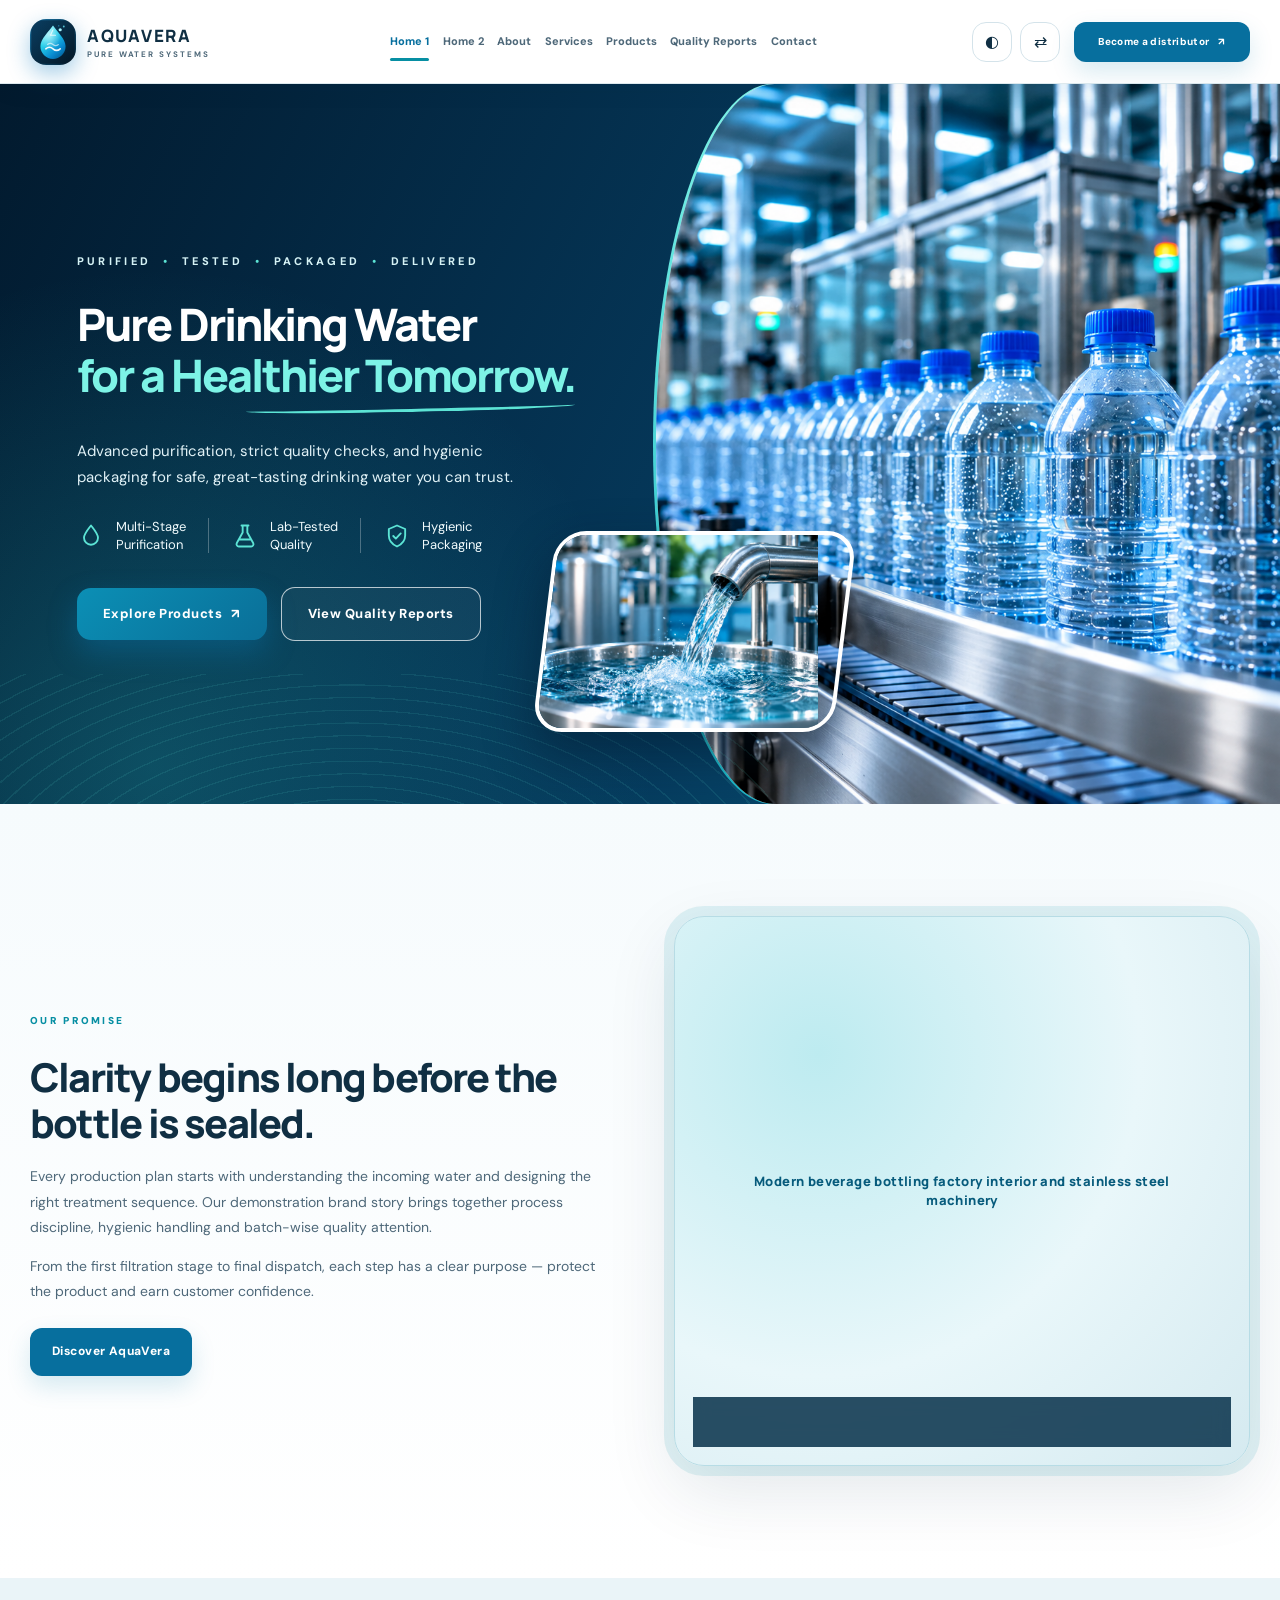
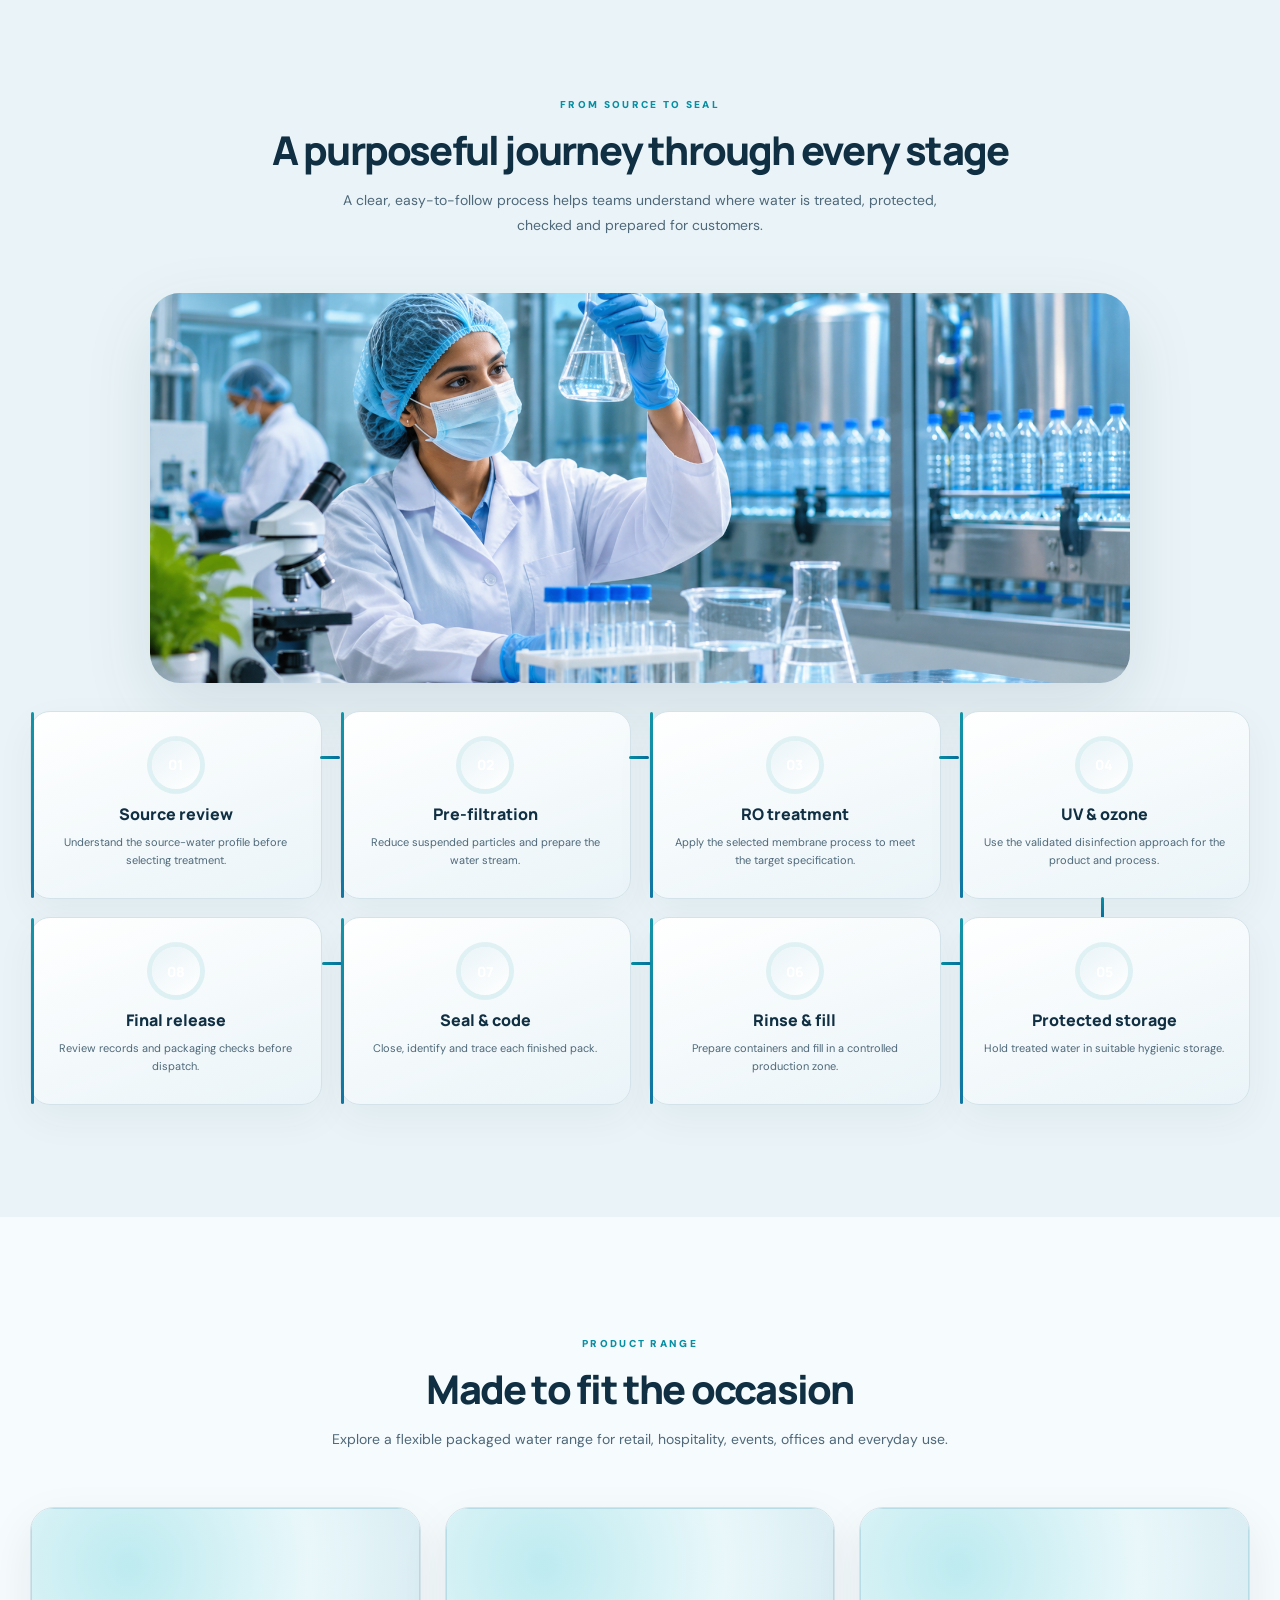
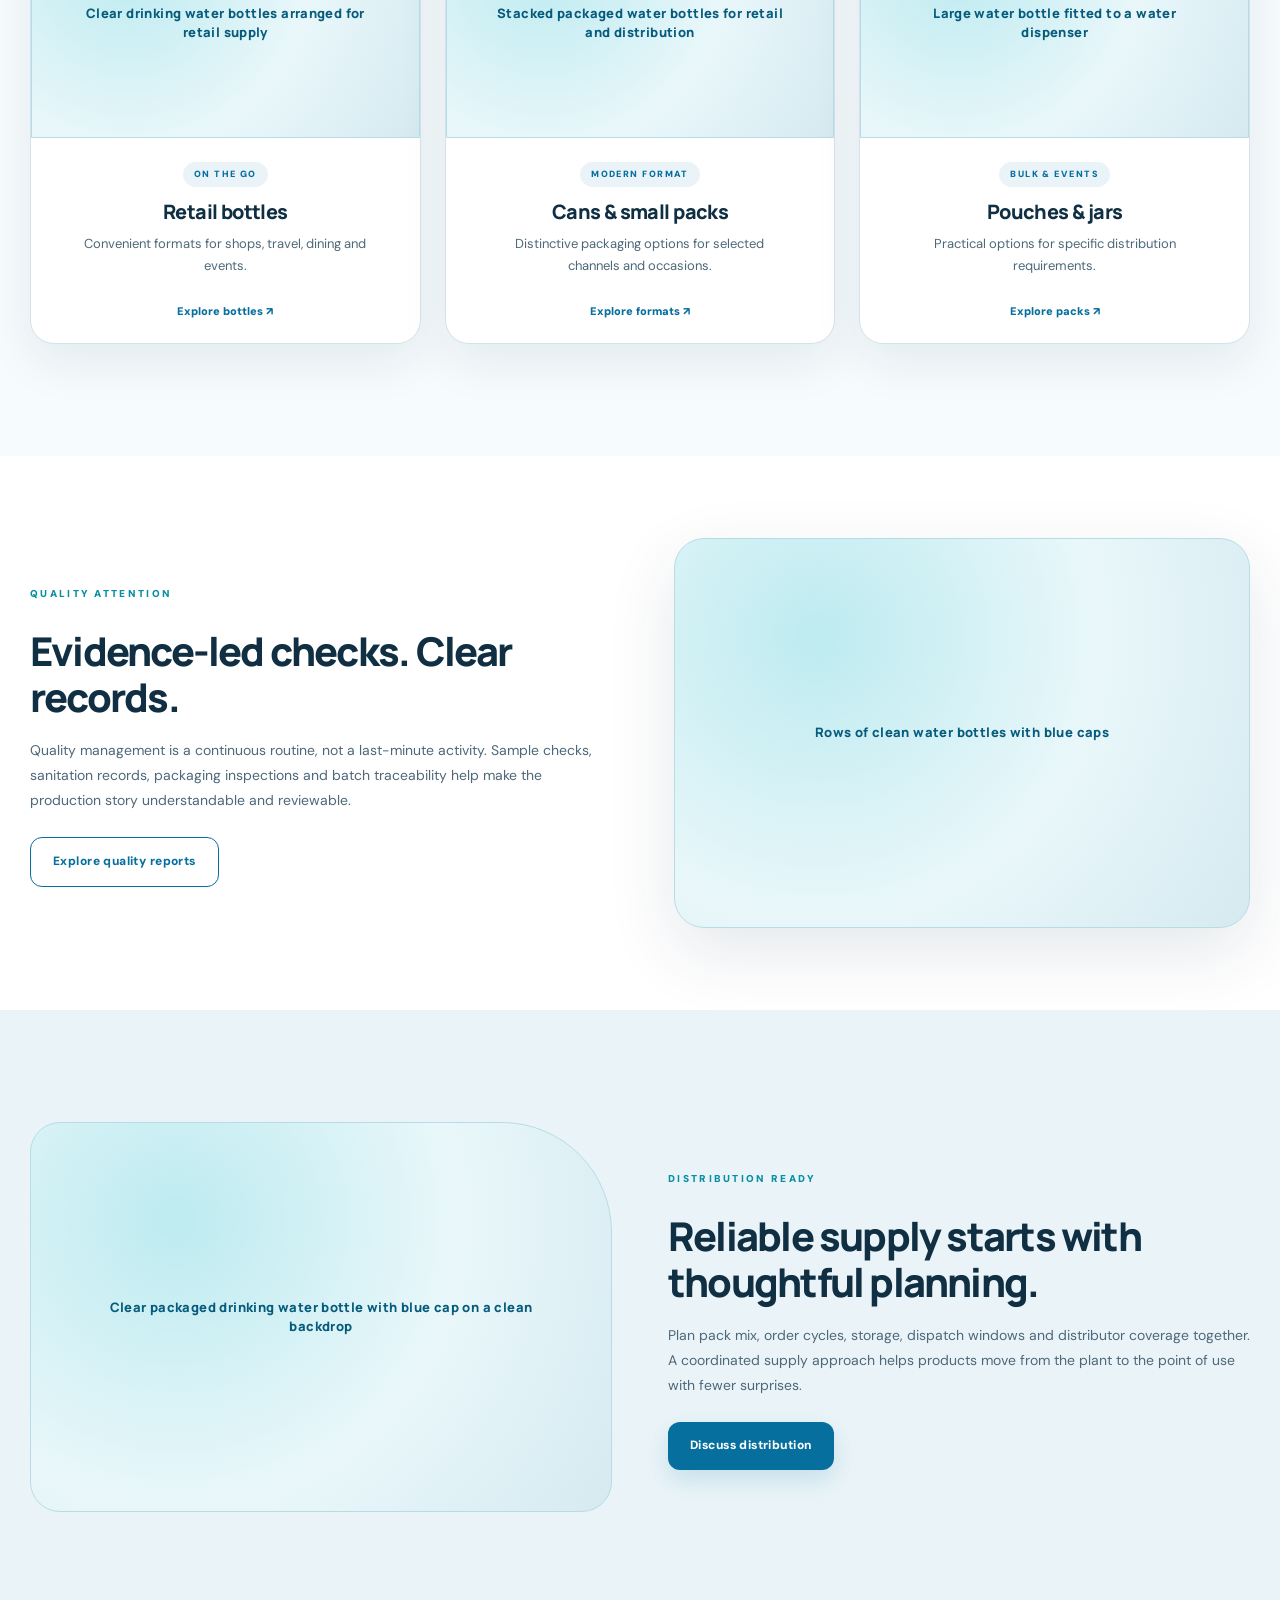
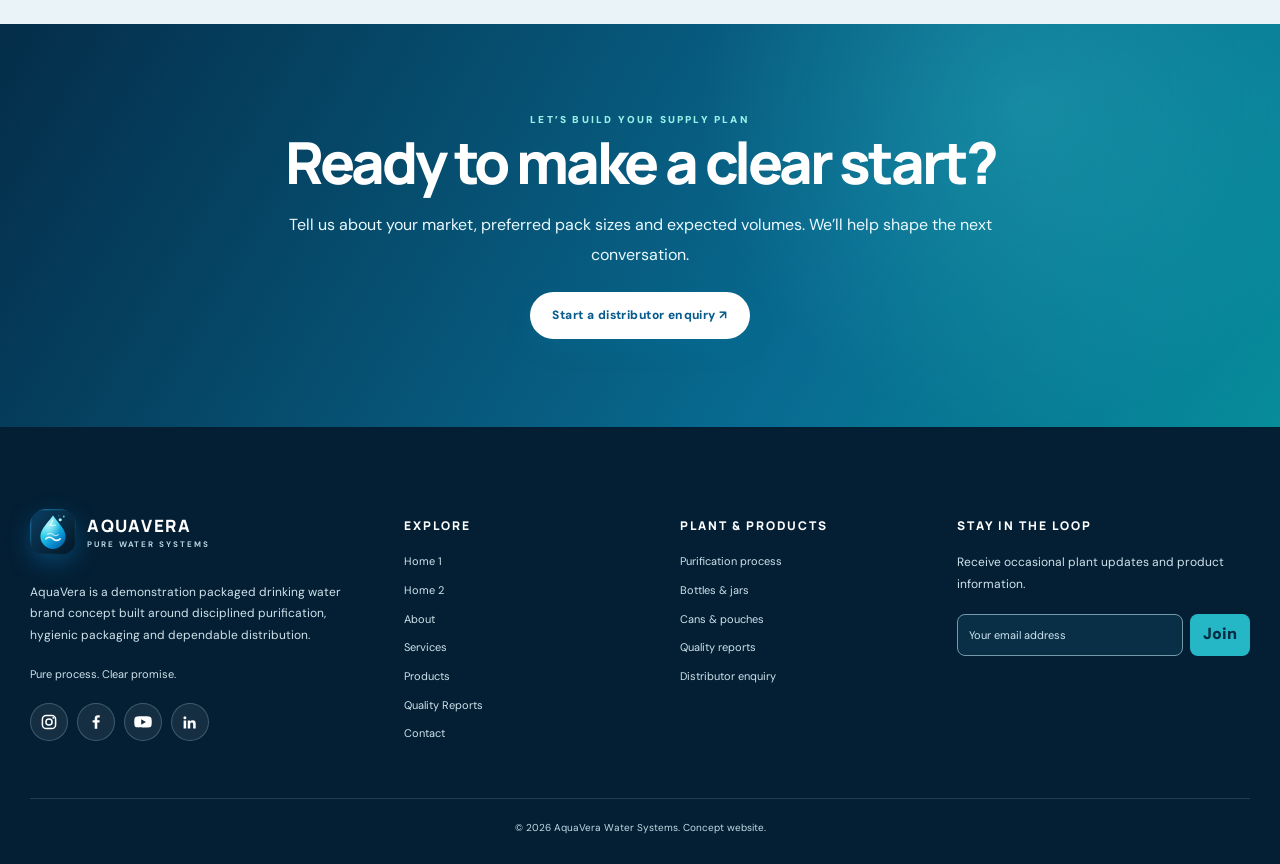
<file: index.html>
<!doctype html><html lang="en" dir="ltr" data-theme="light"><head>
<meta charset="utf-8"><meta name="viewport" content="width=device-width,initial-scale=1">
<title>Home 1 | AquaVera</title><meta name="description" content="AquaVera packaged drinking water — process-led purification, hygienic packing and dependable distribution.">
<meta name="theme-color" content="#087bb8"><link rel="icon" href="assets/favicon.svg" type="image/svg+xml">
<link rel="preconnect" href="https://fonts.googleapis.com"><link rel="preconnect" href="https://fonts.gstatic.com" crossorigin>
<link rel="stylesheet" href="assets/style.css">
<script>try{let t=localStorage.getItem('aquavera-theme');if(t)document.documentElement.dataset.theme=t;let d=localStorage.getItem('aquavera-dir');if(d)document.documentElement.dir=d;}catch(e){}</script>
</head><body><header class="site-header"><div class="container nav-wrap">
      <a class="brand" href="index.html" aria-label="AquaVera home"><span class="brand-mark"><span class="brand-drop"></span></span><span class="brand-name">AQUAVERA<small>PURE WATER SYSTEMS</small></span></a>
      <nav class="nav-links" aria-label="Main navigation"><a href="index.html" class="active">Home 1</a><a href="home-2.html" class="">Home 2</a><a href="about.html" class="">About</a><a href="services.html" class="">Services</a><a href="products.html" class="">Products</a><a href="quality.html" class="">Quality Reports</a><a href="contact.html" class="">Contact</a>
       <div class="mobile-tools"><button class="tool-btn theme-toggle" aria-label="Switch light or dark theme" title="Theme">◐</button><button class="tool-btn dir-toggle" aria-label="Switch RTL or LTR" title="RTL / LTR">⇄</button></div>
       <a class="mobile-nav-cta" href="contact.html#distributor">Become a distributor <span aria-hidden="true">↗</span></a>
      </nav>
      <div class="nav-tools"><button class="tool-btn theme-toggle" aria-label="Switch light or dark theme" title="Theme">◐</button><button class="tool-btn dir-toggle" aria-label="Switch RTL or LTR" title="RTL / LTR">⇄</button></div>
      <a class="nav-cta" href="contact.html#distributor">Become a distributor <span>↗</span></a>
      <button class="menu-toggle" type="button" aria-label="Open navigation menu" aria-expanded="false"><span></span><span></span><span></span></button>
    </div></header><main><section class="h2-hero">
<div class="h2-media" aria-hidden="true"><img src="assets/images/home2-1.png" alt=""></div>
<div class="h2-inset" aria-hidden="true"><img src="assets/images/home2-2.png" alt=""></div>
<div class="container h2-inner"><div class="h2-copy reveal">
<span class="h2-kicker">PURIFIED <i>•</i> TESTED <i>•</i> PACKAGED <i>•</i> DELIVERED</span>
<h1>Pure Drinking Water<br><span>for a Healthier Tomorrow.</span></h1>
<p>Advanced purification, strict quality checks, and hygienic packaging for safe, great-tasting drinking water you can trust.</p>
<ul class="h2-features"><li><svg viewBox="0 0 24 24" aria-hidden="true"><path d="M12 3c3.5 4.4 6 7.3 6 10.5a6 6 0 0 1-12 0C6 10.3 8.5 7.4 12 3z" fill="none" stroke="currentColor" stroke-width="1.6" stroke-linejoin="round"/></svg><span>Multi-Stage<br>Purification</span></li><li><svg viewBox="0 0 24 24" aria-hidden="true"><path d="M9 3h6M10 3v6l-5 9a2 2 0 0 0 1.8 3h10.4A2 2 0 0 0 19 18l-5-9V3M7.5 15h9" fill="none" stroke="currentColor" stroke-width="1.6" stroke-linejoin="round" stroke-linecap="round"/></svg><span>Lab-Tested<br>Quality</span></li><li><svg viewBox="0 0 24 24" aria-hidden="true"><path d="M12 3l7 3v5.5c0 4.3-3 7.6-7 9.5-4-1.9-7-5.2-7-9.5V6l7-3zM8.8 12l2.2 2.2 4.2-4.4" fill="none" stroke="currentColor" stroke-width="1.6" stroke-linejoin="round" stroke-linecap="round"/></svg><span>Hygienic<br>Packaging</span></li></ul>
<div class="h2-actions"><a class="btn" href="products.html">Explore Products <span>↗</span></a><a class="btn h2-btn-outline" href="quality.html">View Quality Reports</a></div>
</div></div></section><section class="section"><div class="container two-col">
 <div class="copy reveal"><span class="eyebrow">OUR PROMISE</span><h2>Clarity begins long before the bottle is sealed.</h2><p>Every production plan starts with understanding the incoming water and designing the right treatment sequence. Our demonstration brand story brings together process discipline, hygienic handling and batch-wise quality attention.</p><p>From the first filtration stage to final dispatch, each step has a clear purpose — protect the product and earn customer confidence.</p><div class="actions"><a class="btn" href="about.html">Discover AquaVera</a></div></div>
 <div class="media-frame media-tall reveal"><img src="https://images.pexels.com/photos/38336747/pexels-photo-38336747.jpeg?cs=srgb&dl=pexels-biravencrow-38336747.jpg&fm=jpg" alt="Modern beverage bottling factory interior and stainless steel machinery" loading="lazy" data-fallback class=""><div class="image-caption">A controlled treatment environment, designed around clean operations.</div></div>
 </div></section><section class="section"><div class="container"><div class="section-head reveal"><span class="eyebrow">FROM SOURCE TO SEAL</span><h2>A purposeful journey through every stage</h2><p>A clear, easy-to-follow process helps teams understand where water is treated, protected, checked and prepared for customers.</p></div>
 <div class="media-frame media-wide reveal" style="margin:0 auto 28px;max-width:980px"><img src="assets/images/1.png" alt="AquaVera purification and testing process" loading="lazy" data-fallback></div><div class="process-grid"><article class="process-card reveal"><div class="step">01</div><h3>Source review</h3><p>Understand the source-water profile before selecting treatment.</p></article><article class="process-card reveal"><div class="step">02</div><h3>Pre-filtration</h3><p>Reduce suspended particles and prepare the water stream.</p></article><article class="process-card reveal"><div class="step">03</div><h3>RO treatment</h3><p>Apply the selected membrane process to meet the target specification.</p></article><article class="process-card reveal"><div class="step">04</div><h3>UV & ozone</h3><p>Use the validated disinfection approach for the product and process.</p></article><article class="process-card reveal"><div class="step">05</div><h3>Protected storage</h3><p>Hold treated water in suitable hygienic storage.</p></article><article class="process-card reveal"><div class="step">06</div><h3>Rinse & fill</h3><p>Prepare containers and fill in a controlled production zone.</p></article><article class="process-card reveal"><div class="step">07</div><h3>Seal & code</h3><p>Close, identify and trace each finished pack.</p></article><article class="process-card reveal"><div class="step">08</div><h3>Final release</h3><p>Review records and packaging checks before dispatch.</p></article></div>
 </div></section><section class="section"><div class="container"><div class="section-head reveal"><span class="eyebrow">PRODUCT RANGE</span><h2>Made to fit the occasion</h2><p>Explore a flexible packaged water range for retail, hospitality, events, offices and everyday use.</p></div>
 <div class="product-grid">
  <article class="product-card reveal"><div class="product-card-image"><img data-fallback src="https://images.pexels.com/photos/11860562/pexels-photo-11860562.jpeg?cs=srgb&dl=pexels-nerea-arance-205949445-11860562.jpg&fm=jpg" alt="Clear drinking water bottles arranged for retail supply" loading="lazy"></div><div class="card-body"><span class="product-tag">On the go</span><h3>Retail bottles</h3><p>Convenient formats for shops, travel, dining and events.</p><a class="text-link" href="products.html">Explore bottles ↗</a></div></article>
  <article class="product-card reveal"><div class="product-card-image"><img data-fallback src="https://images.pexels.com/photos/15524063/pexels-photo-15524063.jpeg?cs=srgb&dl=pexels-jan-van-der-wolf-11680885-15524063.jpg&fm=jpg" alt="Stacked packaged water bottles for retail and distribution" loading="lazy"></div><div class="card-body"><span class="product-tag">Modern format</span><h3>Cans & small packs</h3><p>Distinctive packaging options for selected channels and occasions.</p><a class="text-link" href="products.html">Explore formats ↗</a></div></article>
  <article class="product-card reveal"><div class="product-card-image"><img data-fallback src="https://images.pexels.com/photos/6812505/pexels-photo-6812505.jpeg?cs=srgb&dl=pexels-pavel-danilyuk-6812505.jpg&fm=jpg" alt="Large water bottle fitted to a water dispenser" loading="lazy"></div><div class="card-body"><span class="product-tag">Bulk & events</span><h3>Pouches & jars</h3><p>Practical options for specific distribution requirements.</p><a class="text-link" href="products.html">Explore packs ↗</a></div></article>
 </div></div></section><section class="section compact"><div class="container two-col">
 <div class="copy reveal"><span class="eyebrow">QUALITY ATTENTION</span><h2>Evidence-led checks. Clear records.</h2><p>Quality management is a continuous routine, not a last-minute activity. Sample checks, sanitation records, packaging inspections and batch traceability help make the production story understandable and reviewable.</p><div class="actions"><a class="btn btn-outline" href="quality.html">Explore quality reports</a></div></div>
 <div class="media-frame media-wide reveal"><img src="https://images.pexels.com/photos/10376368/pexels-photo-10376368.jpeg?cs=srgb&dl=pexels-jan-van-der-wolf-11680885-10376368.jpg&fm=jpg" alt="Rows of clean water bottles with blue caps" loading="lazy" data-fallback class=""></div>
 </div></section><section class="section split-band"><div class="container">
 <div class="media-frame media-wide reveal"><img src="https://images.pexels.com/photos/11860563/pexels-photo-11860563.jpeg?cs=srgb&dl=pexels-nerea-arance-205949445-11860563.jpg&fm=jpg" alt="Clear packaged drinking water bottle with blue cap on a clean backdrop" loading="lazy" data-fallback class=""></div>
 <div class="copy reveal"><span class="eyebrow">DISTRIBUTION READY</span><h2>Reliable supply starts with thoughtful planning.</h2><p>Plan pack mix, order cycles, storage, dispatch windows and distributor coverage together. A coordinated supply approach helps products move from the plant to the point of use with fewer surprises.</p><div class="actions"><a class="btn" href="contact.html#distributor">Discuss distribution</a></div></div>
 </div></section><section class="quote-band"><div class="container reveal"><span class="eyebrow">LET’S BUILD YOUR SUPPLY PLAN</span><h2>Ready to make a clear start?</h2><p>Tell us about your market, preferred pack sizes and expected volumes. We’ll help shape the next conversation.</p><a class="btn" href="contact.html#distributor">Start a distributor enquiry ↗</a></div></section></main><footer class="footer"><div class="container">
     <div class="footer-grid">
      <div><a class="brand" href="index.html" aria-label="AquaVera home"><span class="brand-mark"><span class="brand-drop"></span></span><span class="brand-name">AQUAVERA<small>PURE WATER SYSTEMS</small></span></a><p class="footer-intro">AquaVera is a demonstration packaged drinking water brand concept built around disciplined purification, hygienic packaging and dependable distribution.</p><div class="footer-links"><span>Pure process. Clear promise.</span></div><div class="footer-social" aria-label="Social media links">
<a class="social-btn" href="https://www.instagram.com/" target="_blank" rel="noopener noreferrer" aria-label="Instagram"><svg viewBox="0 0 24 24" aria-hidden="true"><rect x="3.2" y="3.2" width="17.6" height="17.6" rx="5.2" fill="none" stroke="currentColor" stroke-width="2"/><circle cx="12" cy="12" r="4.1" fill="none" stroke="currentColor" stroke-width="2"/><circle cx="17.7" cy="6.6" r="1.2" fill="currentColor"/></svg></a>
<a class="social-btn" href="https://www.facebook.com/" target="_blank" rel="noopener noreferrer" aria-label="Facebook"><svg viewBox="0 0 24 24" aria-hidden="true"><path fill="currentColor" d="M13.7 21v-8.2h2.8l.4-3.2h-3.2V7.5c0-.9.3-1.6 1.6-1.6H17V3.1c-.3 0-1.3-.1-2.5-.1-2.5 0-4.2 1.5-4.2 4.3v2.3H7.5v3.2h2.8V21z"/></svg></a>
<a class="social-btn" href="https://www.youtube.com/" target="_blank" rel="noopener noreferrer" aria-label="YouTube"><svg viewBox="0 0 24 24" aria-hidden="true"><path fill="currentColor" d="M23.2 7a3 3 0 0 0-2.1-2.1C19.2 4.4 12 4.4 12 4.4s-7.2 0-9.1.5A3 3 0 0 0 .8 7 31 31 0 0 0 .3 12a31 31 0 0 0 .5 5 3 3 0 0 0 2.1 2.1c1.9.5 9.1.5 9.1.5s7.2 0 9.1-.5a3 3 0 0 0 2.1-2.1 31 31 0 0 0 .5-5 31 31 0 0 0-.5-5ZM9.6 15.7V8.3l6.3 3.7z"/></svg></a>
<a class="social-btn" href="https://www.linkedin.com/" target="_blank" rel="noopener noreferrer" aria-label="LinkedIn"><svg viewBox="0 0 24 24" aria-hidden="true"><path fill="currentColor" d="M5.2 8.4a2 2 0 1 0 0-4 2 2 0 0 0 0 4ZM3.5 10h3.4v10.5H3.5zm5.5 0h3.3v1.4h.1a3.6 3.6 0 0 1 3.2-1.7c3.4 0 4 2.2 4 5v5.8h-3.4v-5.1c0-1.2 0-2.8-1.8-2.8s-2.1 1.3-2.1 2.7v5.2H9z"/></svg></a>
</div></div>
      <div><h3>Explore</h3><div class="footer-links"><a href="index.html">Home 1</a><a href="home-2.html">Home 2</a><a href="about.html">About</a><a href="services.html">Services</a><a href="products.html">Products</a><a href="quality.html">Quality Reports</a><a href="contact.html">Contact</a></div></div>
      <div><h3>Plant & Products</h3><div class="footer-links"><a href="services.html">Purification process</a><a href="products.html">Bottles & jars</a><a href="products.html">Cans & pouches</a><a href="quality.html">Quality reports</a><a href="contact.html#distributor">Distributor enquiry</a></div></div>
      <div><h3>Stay in the loop</h3><p class="footer-intro">Receive occasional plant updates and product information.</p><form class="footer-newsletter"><input type="email" required placeholder="Your email address" aria-label="Your email address"><button type="submit">Join</button></form><p class="form-feedback" aria-live="polite"></p></div>
     </div><div class="footer-bottom"><span>© 2026 AquaVera Water Systems. Concept website.</span></div>
    </div></footer><a href="#" class="back-top" aria-label="Back to top">↑</a><script src="assets/app.js"></script></body></html>
</file>
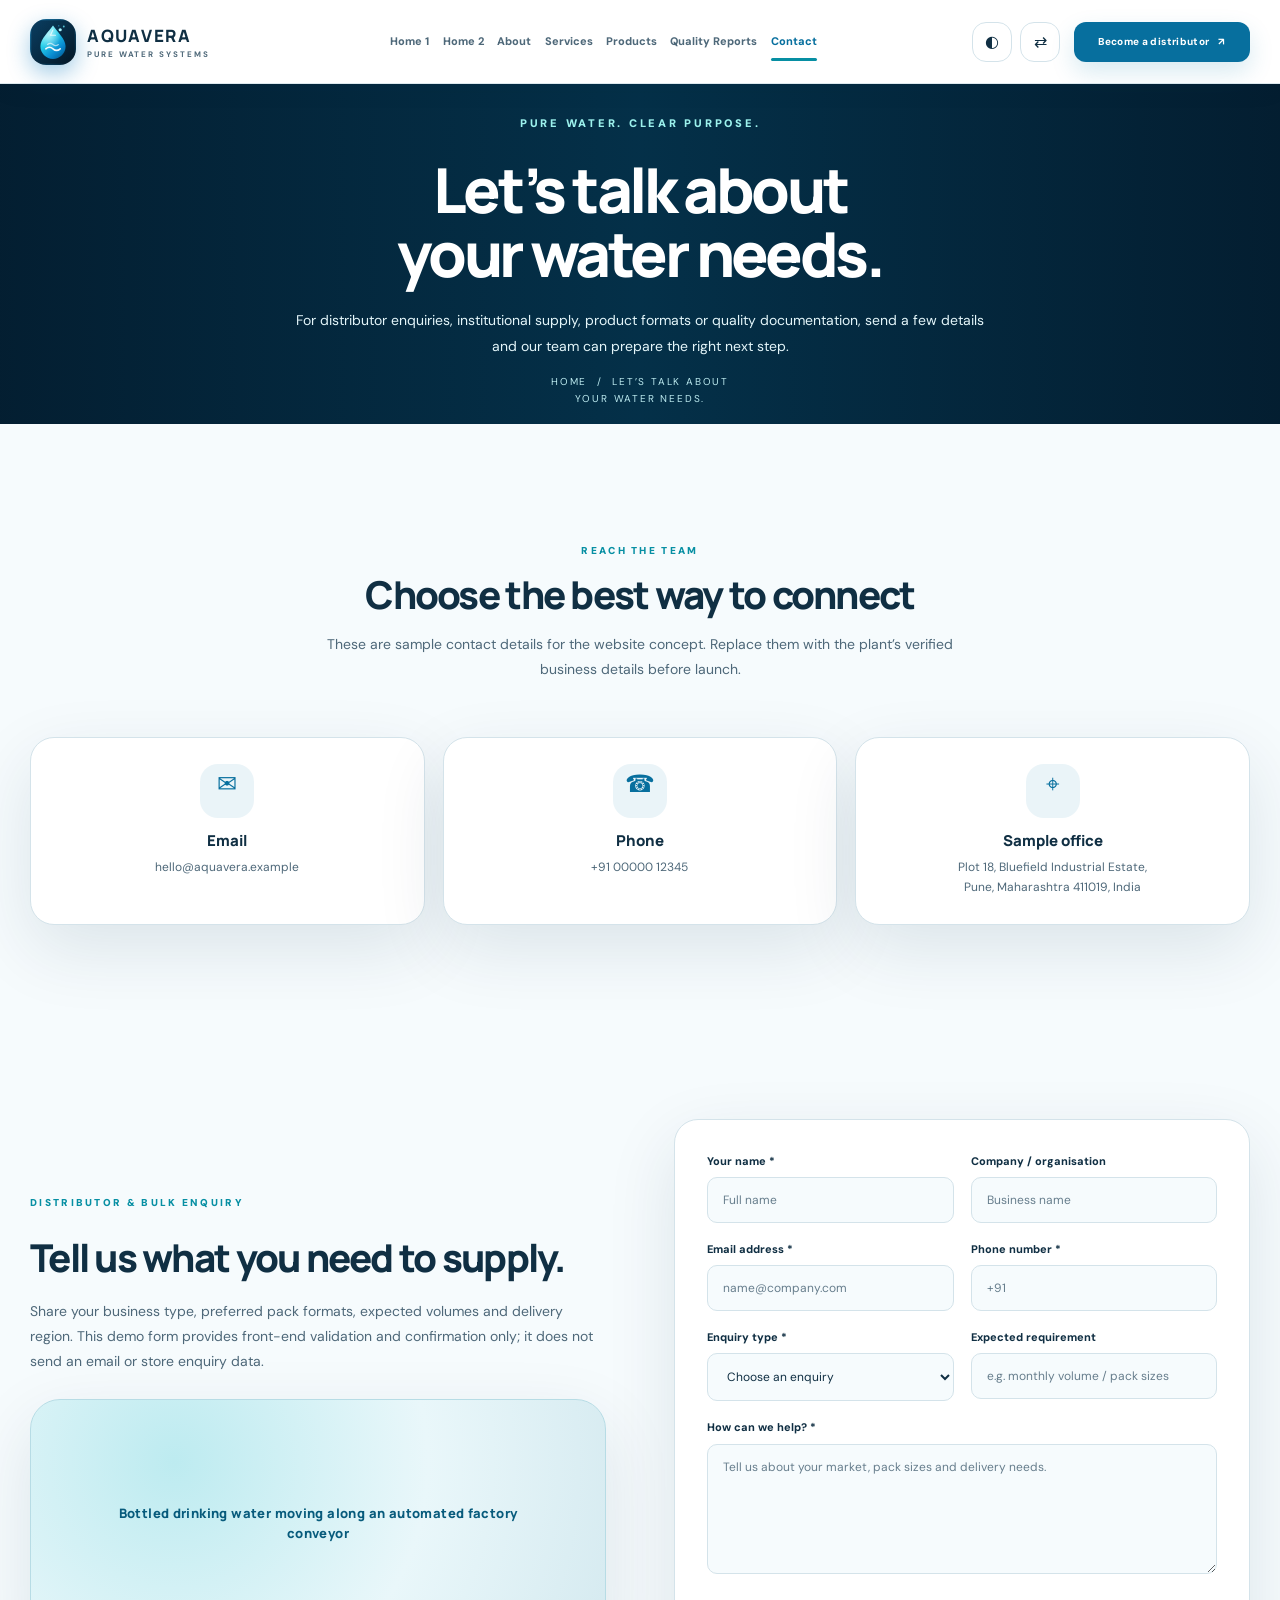
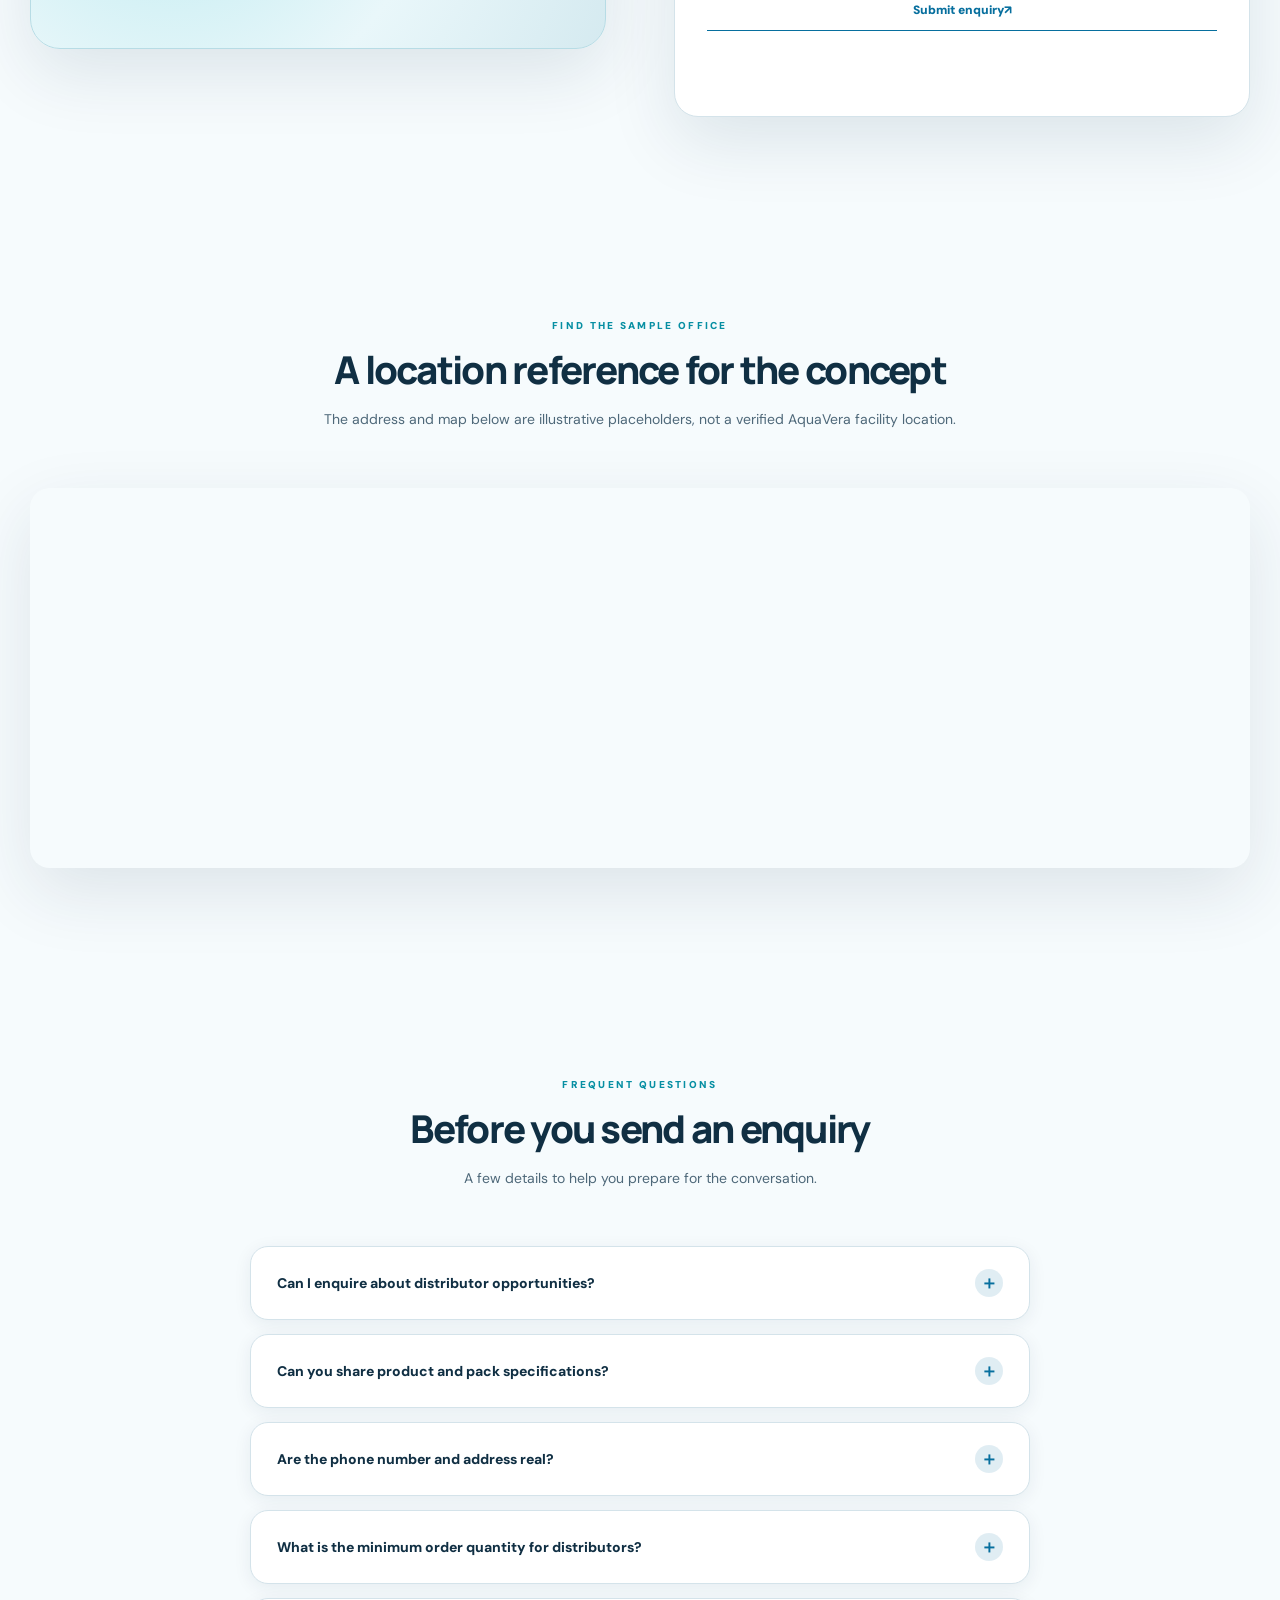
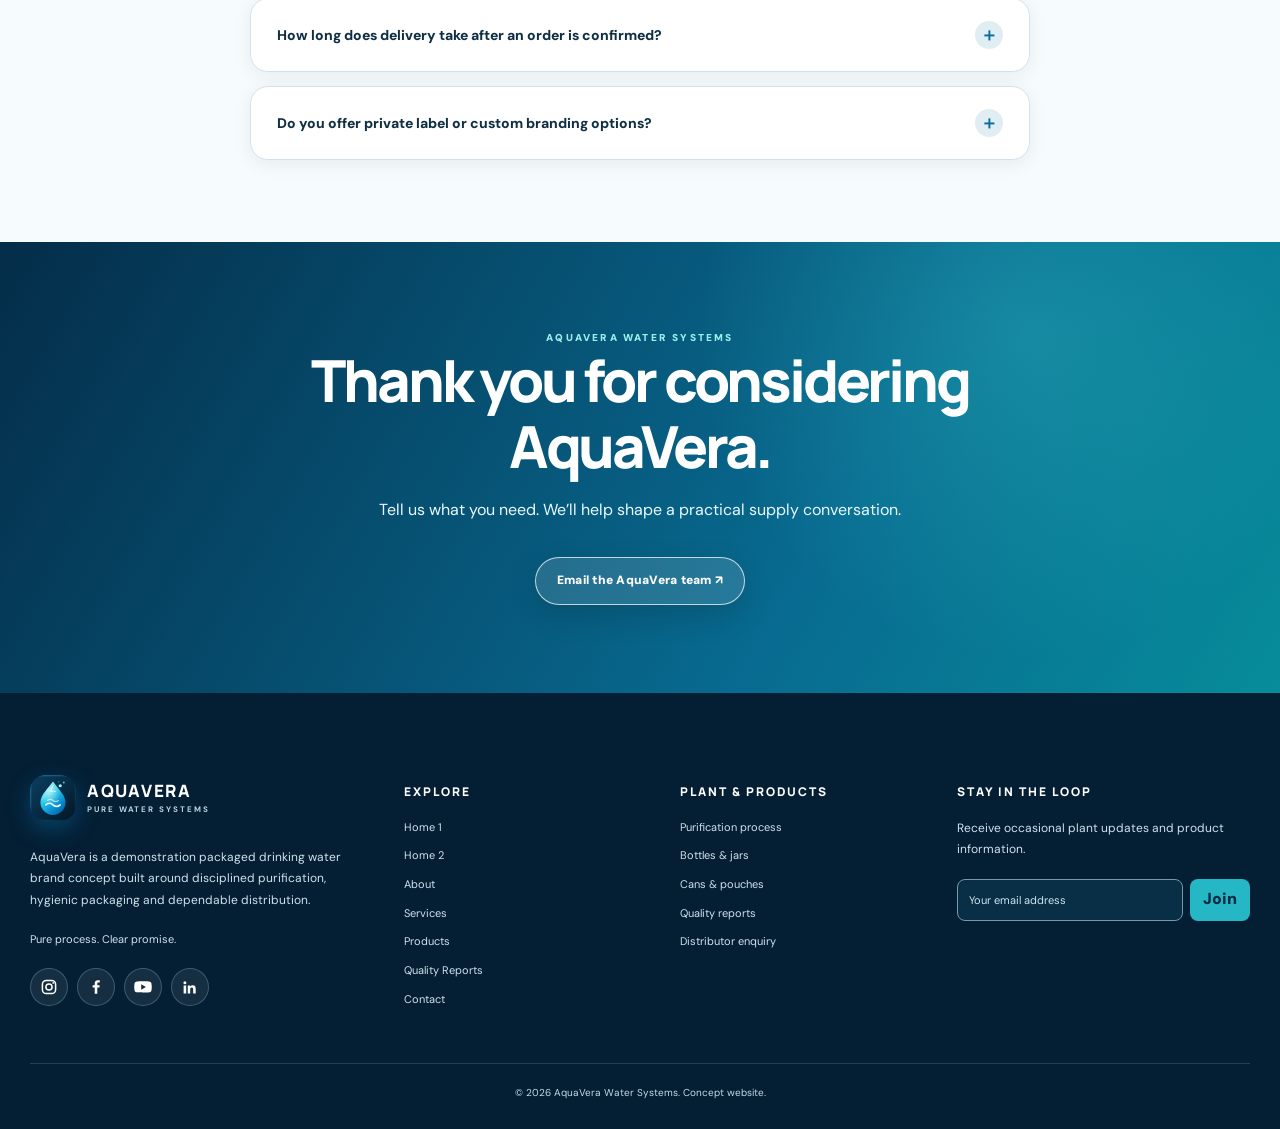
<file: contact.html>
﻿<!doctype html><html lang="en" dir="ltr" data-theme="light"><head>
<meta charset="utf-8"><meta name="viewport" content="width=device-width,initial-scale=1">
<title>Contact | AquaVera</title><meta name="description" content="Contact AquaVera for sample distributor, bulk supply, product and quality enquiries.">
<meta name="theme-color" content="#087bb8"><link rel="icon" href="assets/favicon.svg" type="image/svg+xml">
<link rel="preconnect" href="https://fonts.googleapis.com"><link rel="preconnect" href="https://fonts.gstatic.com" crossorigin>
<link rel="stylesheet" href="assets/style.css">
<script>try{let t=localStorage.getItem('aquavera-theme');if(t)document.documentElement.dataset.theme=t;let d=localStorage.getItem('aquavera-dir');if(d)document.documentElement.dir=d;}catch(e){}</script>
</head><body class="inner-page"><header class="site-header"><div class="container nav-wrap">
      <a class="brand" href="index.html" aria-label="AquaVera home"><span class="brand-mark"><span class="brand-drop"></span></span><span class="brand-name">AQUAVERA<small>PURE WATER SYSTEMS</small></span></a>
      <nav class="nav-links" aria-label="Main navigation"><a href="index.html" class="">Home 1</a><a href="home-2.html" class="">Home 2</a><a href="about.html" class="">About</a><a href="services.html" class="">Services</a><a href="products.html" class="">Products</a><a href="quality.html" class="">Quality Reports</a><a href="contact.html" class="active">Contact</a>
       <div class="mobile-tools"><button class="tool-btn theme-toggle" aria-label="Switch light or dark theme" title="Theme">◐</button><button class="tool-btn dir-toggle" aria-label="Switch RTL or LTR" title="RTL / LTR">⇄</button></div>
       <a class="mobile-nav-cta" href="contact.html#distributor">Become a distributor <span aria-hidden="true">↗</span></a>
      </nav>
      <div class="nav-tools"><button class="tool-btn theme-toggle" aria-label="Switch light or dark theme" title="Theme">◐</button><button class="tool-btn dir-toggle" aria-label="Switch RTL or LTR" title="RTL / LTR">⇄</button></div><a class="nav-cta" href="contact.html#distributor">Become a distributor <span>↗</span></a>
      
      <button class="menu-toggle" type="button" aria-label="Open navigation menu" aria-expanded="false"><span></span><span></span><span></span></button>
    </div></header><main><section class="hero inner-hero" style="background-image:url('https://images.pexels.com/photos/40800623/pexels-photo-40800623.jpeg?cs=srgb&dl=pexels-tu-n-nguy-n-van-2158117329-40800623.jpg&fm=jpg')">
      <div class="hero-content reveal"><span class="eyebrow">PURE WATER. CLEAR PURPOSE.</span><h1>Let’s talk about<br>your water needs.</h1><p>For distributor enquiries, institutional supply, product formats or quality documentation, send a few details and our team can prepare the right next step.</p>
      <div class="hero-actions"><a class="text-link" href="products.html">Explore our range <span>↗</span></a><a class="text-link" href="contact.html#distributor">Talk to our team</a></div>
      <div class="breadcrumb">Home&nbsp; / &nbsp;Let’s talk about<br>your water needs.</div>
      </div></section><section class="section"><div class="container"><div class="section-head reveal"><span class="eyebrow">REACH THE TEAM</span><h2>Choose the best way to connect</h2><p>These are sample contact details for the website concept. Replace them with the plant’s verified business details before launch.</p></div>
 <div class="contact-grid"><article class="contact-card reveal"><div class="value-icon">✉</div><h3>Email</h3><p><a href="mailto:hello@aquavera.example">hello@aquavera.example</a></p></article><article class="contact-card reveal"><div class="value-icon">☎</div><h3>Phone</h3><p><a href="tel:+910000012345">+91 00000 12345</a></p></article><article class="contact-card reveal"><div class="value-icon">⌖</div><h3>Sample office</h3><p>Plot 18, Bluefield Industrial Estate,<br>Pune, Maharashtra 411019, India</p></article></div>
 </div></section><section class="section compact" id="distributor"><div class="container two-col"><div class="copy reveal"><span class="eyebrow">DISTRIBUTOR & BULK ENQUIRY</span><h2>Tell us what you need to supply.</h2><p>Share your business type, preferred pack formats, expected volumes and delivery region. This demo form provides front-end validation and confirmation only; it does not send an email or store enquiry data.</p><div class="media-frame media-small reveal" style="margin-top:24px"><img src="https://images.pexels.com/photos/18631424/pexels-photo-18631424.jpeg?cs=srgb&dl=pexels-vladimirsrajber-18631424.jpg&fm=jpg" alt="Bottled drinking water moving along an automated factory conveyor" loading="lazy" data-fallback class=""></div></div>
 <form class="form-card reveal" id="distributorForm"><div class="form-grid">
 <div class="field"><label for="name">Your name *</label><input id="name" name="name" required placeholder="Full name"></div>
 <div class="field"><label for="company">Company / organisation</label><input id="company" name="company" placeholder="Business name"></div>
 <div class="field"><label for="email">Email address *</label><input id="email" name="email" type="email" required placeholder="name@company.com"></div>
 <div class="field"><label for="phone">Phone number *</label><input id="phone" name="phone" type="tel" required pattern="[0-9+() -](7, 18)" placeholder="+91"></div>
 <div class="field"><label for="interest">Enquiry type *</label><select id="interest" name="interest" required><option value="">Choose an enquiry</option><option>Become a distributor</option><option>Bulk / institutional supply</option><option>Product formats</option><option>Quality documentation</option><option>Other</option></select></div>
 <div class="field"><label for="volume">Expected requirement</label><input id="volume" name="volume" placeholder="e.g. monthly volume / pack sizes"></div>
 <div class="field full"><label for="message">How can we help? *</label><textarea id="message" name="message" required placeholder="Tell us about your market, pack sizes and delivery needs."></textarea></div>
 <div class="field full"><button class="plain-submit" type="submit">Submit enquiry <span>↗</span></button><p class="form-feedback" id="formFeedback" aria-live="polite"></p></div>
 </div></form>
 </div></section><section class="section"><div class="container"><div class="section-head reveal"><span class="eyebrow">FIND THE SAMPLE OFFICE</span><h2>A location reference for the concept</h2><p>The address and map below are illustrative placeholders, not a verified AquaVera facility location.</p></div>
 <iframe class="map-frame reveal" title="Map showing a sample industrial area in Pune" loading="lazy" referrerpolicy="no-referrer-when-downgrade" src="https://www.google.com/maps?q=Bluefield%20Industrial%20Estate%2C%20Pune%2C%20Maharashtra&output=embed"></iframe>
 </div></section><section class="section compact"><div class="container"><div class="section-head reveal"><span class="eyebrow">FREQUENT QUESTIONS</span><h2>Before you send an enquiry</h2><p>A few details to help you prepare for the conversation.</p></div>
 <div class="faq-list"><div class="faq-item"><button class="faq-question" aria-expanded="false">Can I enquire about distributor opportunities? <span>＋</span></button><div class="faq-answer">Yes. Use the enquiry form and select “Become a distributor”. Include your target region, customer channels and estimated monthly requirement.</div></div><div class="faq-item"><button class="faq-question" aria-expanded="false">Can you share product and pack specifications? <span>＋</span></button><div class="faq-answer">Product availability and specifications must be confirmed by the operating plant. You can request the relevant product details through the form.</div></div><div class="faq-item"><button class="faq-question" aria-expanded="false">Are the phone number and address real? <span>＋</span></button><div class="faq-answer">No. They are dummy sample details for this design concept and must be replaced before the website goes live.</div></div><div class="faq-item"><button class="faq-question" aria-expanded="false">What is the minimum order quantity for distributors? <span>＋</span></button><div class="faq-answer">Minimum order quantities depend on the pack type and delivery region. Typically, bulk distribution begins at a pallet-level commitment. Contact us through the form for pack-specific MOQ details.</div></div><div class="faq-item"><button class="faq-question" aria-expanded="false">How long does delivery take after an order is confirmed? <span>＋</span></button><div class="faq-answer">Standard dispatch timelines range from 2 to 5 working days depending on stock availability, pack type, and delivery distance. Expedited delivery for large institutional orders can be discussed at the time of enquiry.</div></div><div class="faq-item"><button class="faq-question" aria-expanded="false">Do you offer private label or custom branding options? <span>＋</span></button><div class="faq-answer">Yes. AquaVera can explore private label packaging for established distributors and institutional buyers. This includes custom labels, cap colours, and selected pack formats. Reach out through the enquiry form with your branding brief.</div></div>
 </div></section><section class="quote-band"><div class="container reveal"><span class="eyebrow">AQUAVERA WATER SYSTEMS</span><h2>Thank you for considering AquaVera.</h2><p>Tell us what you need. We’ll help shape a practical supply conversation.</p><a class="text-link" href="mailto:hello@aquavera.example">Email the AquaVera team ↗</a></div></section></main><footer class="footer"><div class="container">
     <div class="footer-grid">
      <div><a class="brand" href="index.html" aria-label="AquaVera home"><span class="brand-mark"><span class="brand-drop"></span></span><span class="brand-name">AQUAVERA<small>PURE WATER SYSTEMS</small></span></a><p class="footer-intro">AquaVera is a demonstration packaged drinking water brand concept built around disciplined purification, hygienic packaging and dependable distribution.</p><div class="footer-links"><span>Pure process. Clear promise.</span></div><div class="footer-social" aria-label="Social media links">
<a class="social-btn" href="https://www.instagram.com/" target="_blank" rel="noopener noreferrer" aria-label="Instagram"><svg viewBox="0 0 24 24" aria-hidden="true"><rect x="3.2" y="3.2" width="17.6" height="17.6" rx="5.2" fill="none" stroke="currentColor" stroke-width="2"/><circle cx="12" cy="12" r="4.1" fill="none" stroke="currentColor" stroke-width="2"/><circle cx="17.7" cy="6.6" r="1.2" fill="currentColor"/></svg></a>
<a class="social-btn" href="https://www.facebook.com/" target="_blank" rel="noopener noreferrer" aria-label="Facebook"><svg viewBox="0 0 24 24" aria-hidden="true"><path fill="currentColor" d="M13.7 21v-8.2h2.8l.4-3.2h-3.2V7.5c0-.9.3-1.6 1.6-1.6H17V3.1c-.3 0-1.3-.1-2.5-.1-2.5 0-4.2 1.5-4.2 4.3v2.3H7.5v3.2h2.8V21z"/></svg></a>
<a class="social-btn" href="https://www.youtube.com/" target="_blank" rel="noopener noreferrer" aria-label="YouTube"><svg viewBox="0 0 24 24" aria-hidden="true"><path fill="currentColor" d="M23.2 7a3 3 0 0 0-2.1-2.1C19.2 4.4 12 4.4 12 4.4s-7.2 0-9.1.5A3 3 0 0 0 .8 7 31 31 0 0 0 .3 12a31 31 0 0 0 .5 5 3 3 0 0 0 2.1 2.1c1.9.5 9.1.5 9.1.5s7.2 0 9.1-.5a3 3 0 0 0 2.1-2.1 31 31 0 0 0 .5-5 31 31 0 0 0-.5-5ZM9.6 15.7V8.3l6.3 3.7z"/></svg></a>
<a class="social-btn" href="https://www.linkedin.com/" target="_blank" rel="noopener noreferrer" aria-label="LinkedIn"><svg viewBox="0 0 24 24" aria-hidden="true"><path fill="currentColor" d="M5.2 8.4a2 2 0 1 0 0-4 2 2 0 0 0 0 4ZM3.5 10h3.4v10.5H3.5zm5.5 0h3.3v1.4h.1a3.6 3.6 0 0 1 3.2-1.7c3.4 0 4 2.2 4 5v5.8h-3.4v-5.1c0-1.2 0-2.8-1.8-2.8s-2.1 1.3-2.1 2.7v5.2H9z"/></svg></a>
</div></div>
      <div><h3>Explore</h3><div class="footer-links"><a href="index.html">Home 1</a><a href="home-2.html">Home 2</a><a href="about.html">About</a><a href="services.html">Services</a><a href="products.html">Products</a><a href="quality.html">Quality Reports</a><a href="contact.html">Contact</a></div></div>
      <div><h3>Plant & Products</h3><div class="footer-links"><a href="services.html">Purification process</a><a href="products.html">Bottles & jars</a><a href="products.html">Cans & pouches</a><a href="quality.html">Quality reports</a><a href="contact.html#distributor">Distributor enquiry</a></div></div>
      <div><h3>Stay in the loop</h3><p class="footer-intro">Receive occasional plant updates and product information.</p><form class="footer-newsletter"><input type="email" required placeholder="Your email address" aria-label="Your email address"><button type="submit">Join</button></form><p class="form-feedback" aria-live="polite"></p></div>
     </div><div class="footer-bottom"><span>© 2026 AquaVera Water Systems. Concept website.</span></div>
    </div></footer><a href="#" class="back-top" aria-label="Back to top">↑</a><script src="assets/app.js"></script></body></html>
</file>
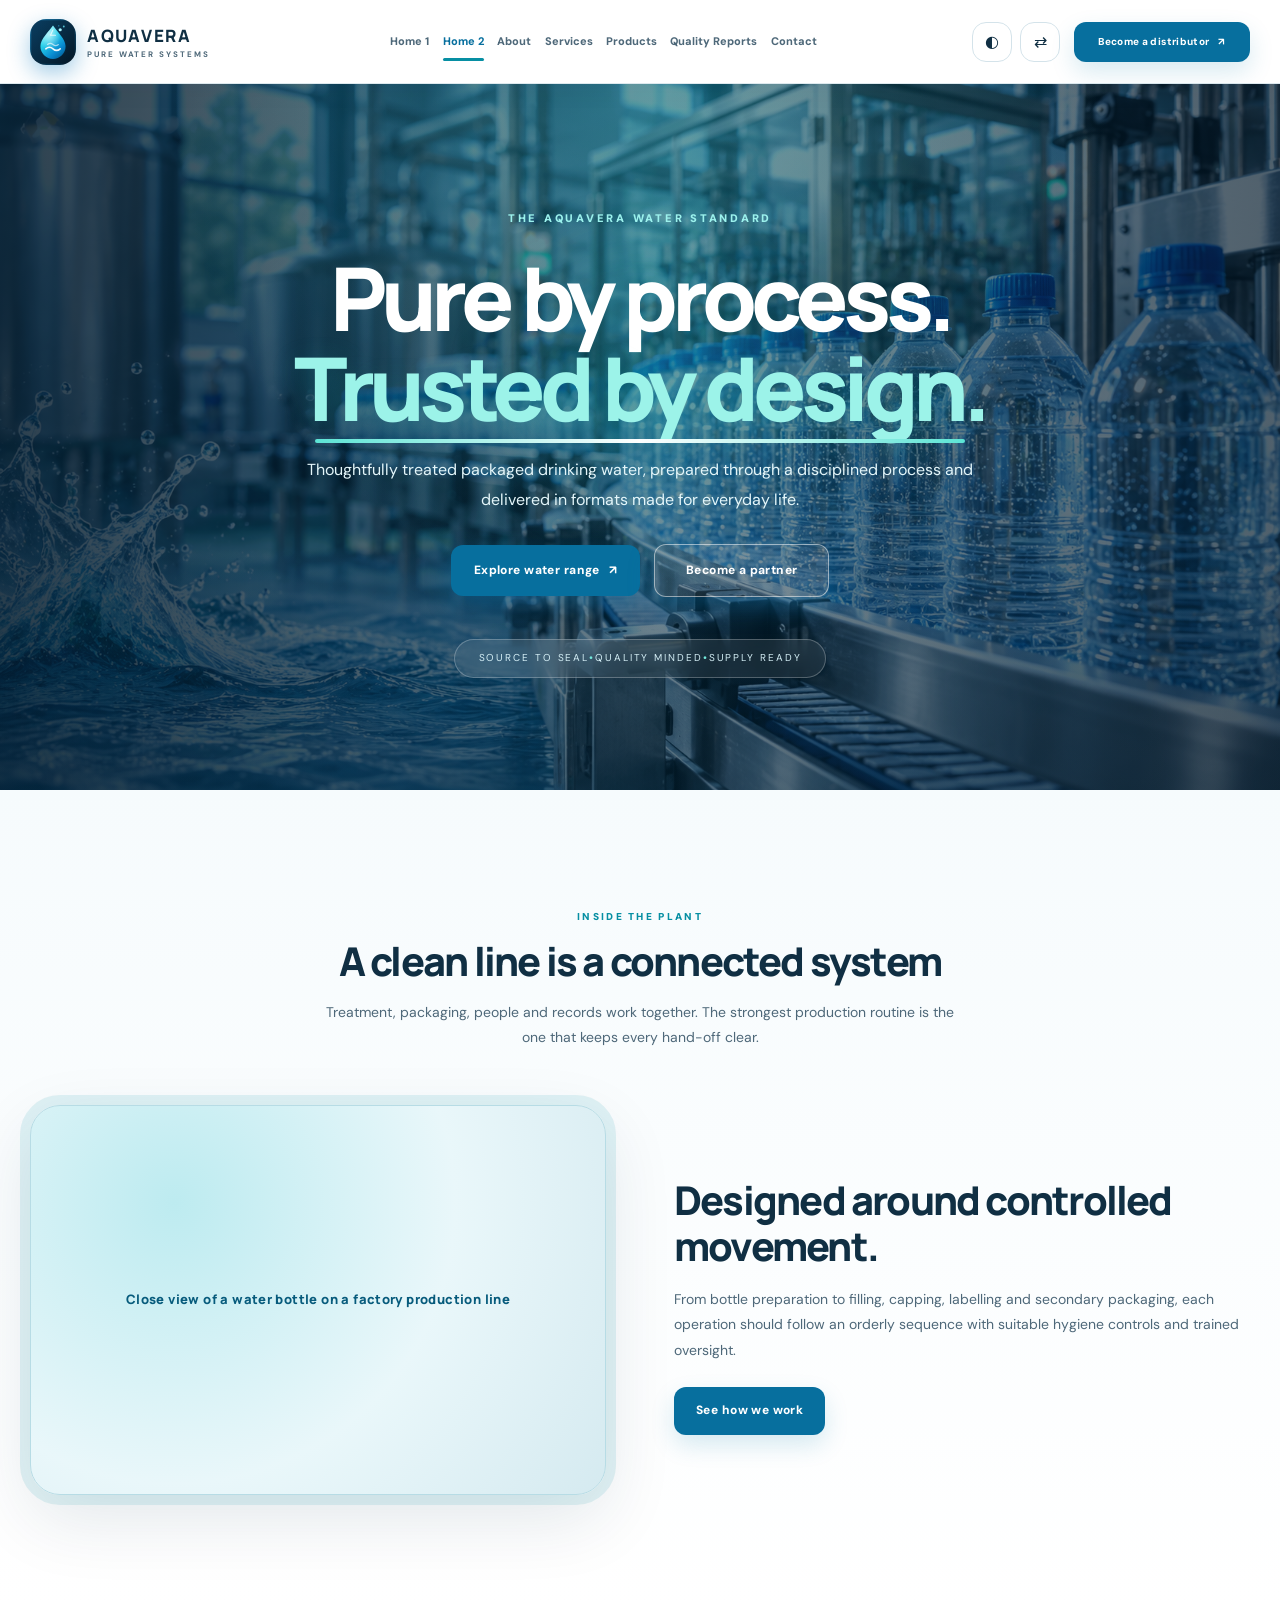
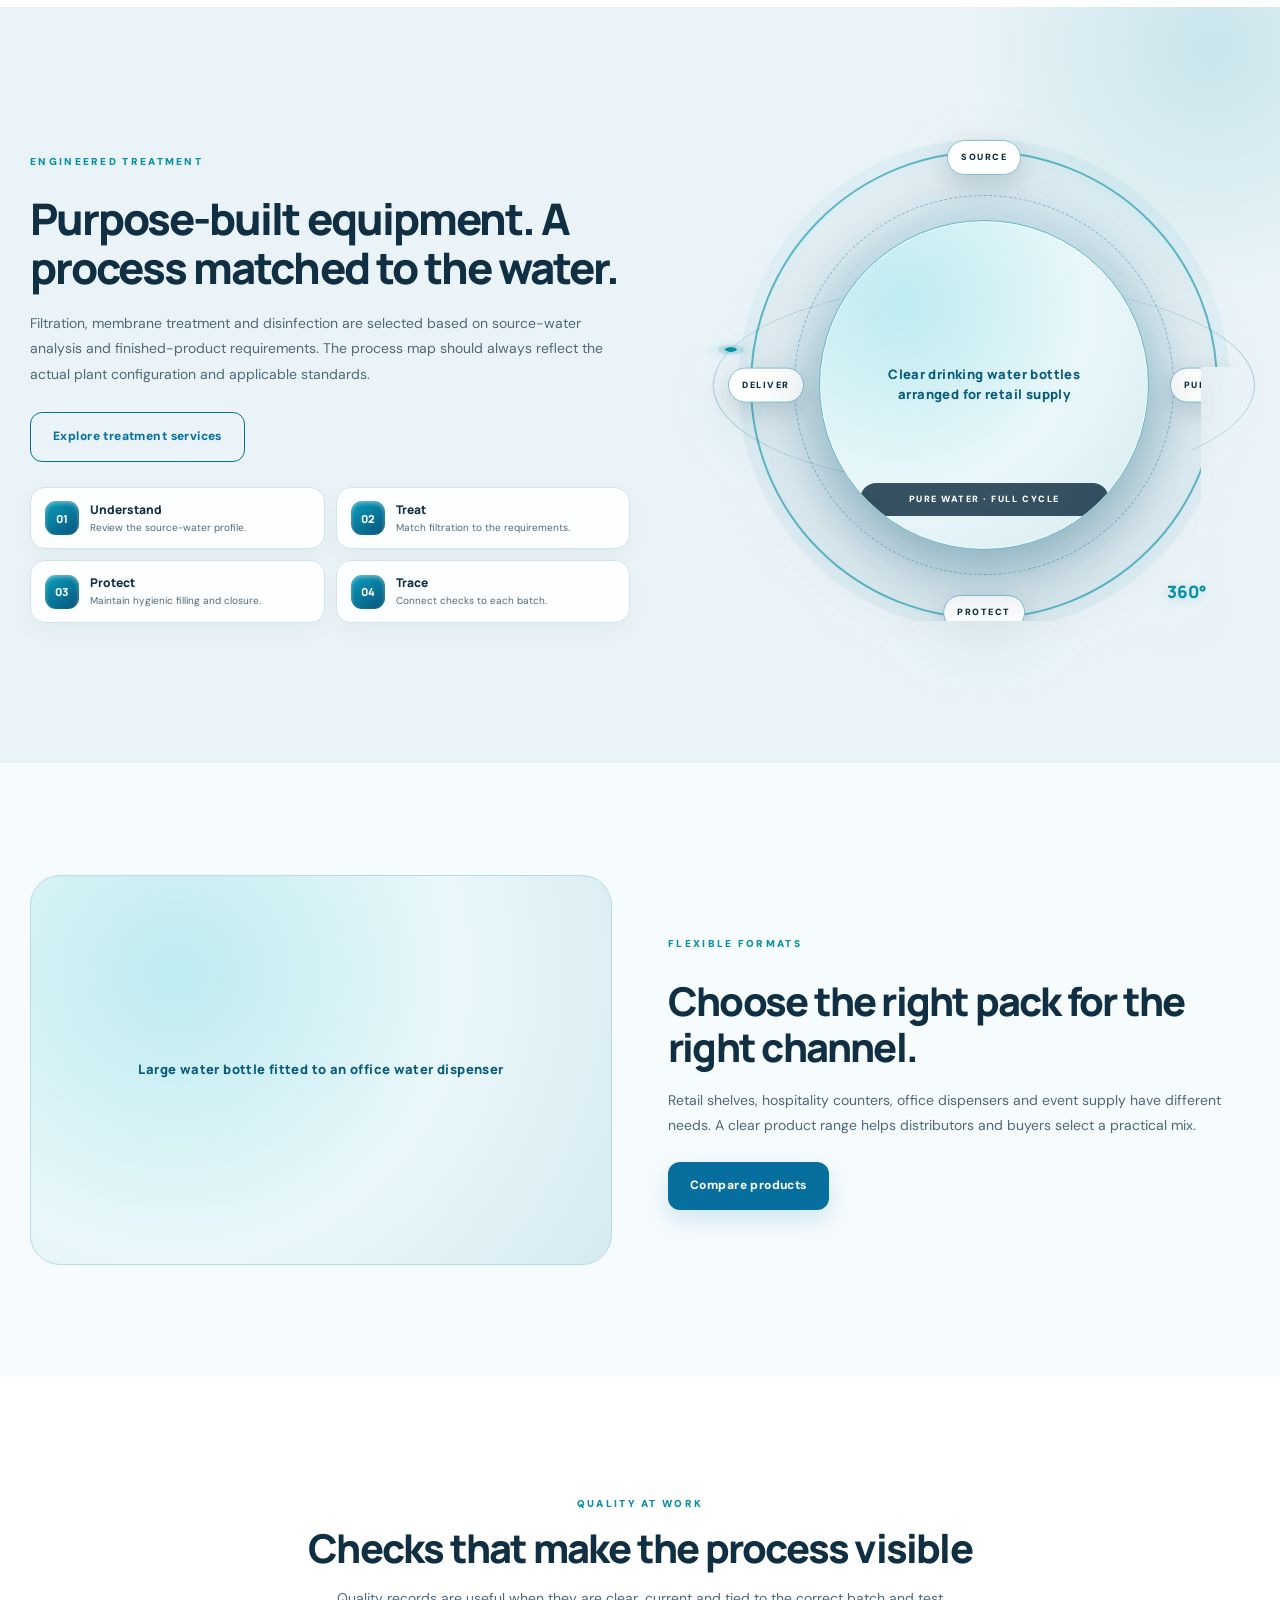
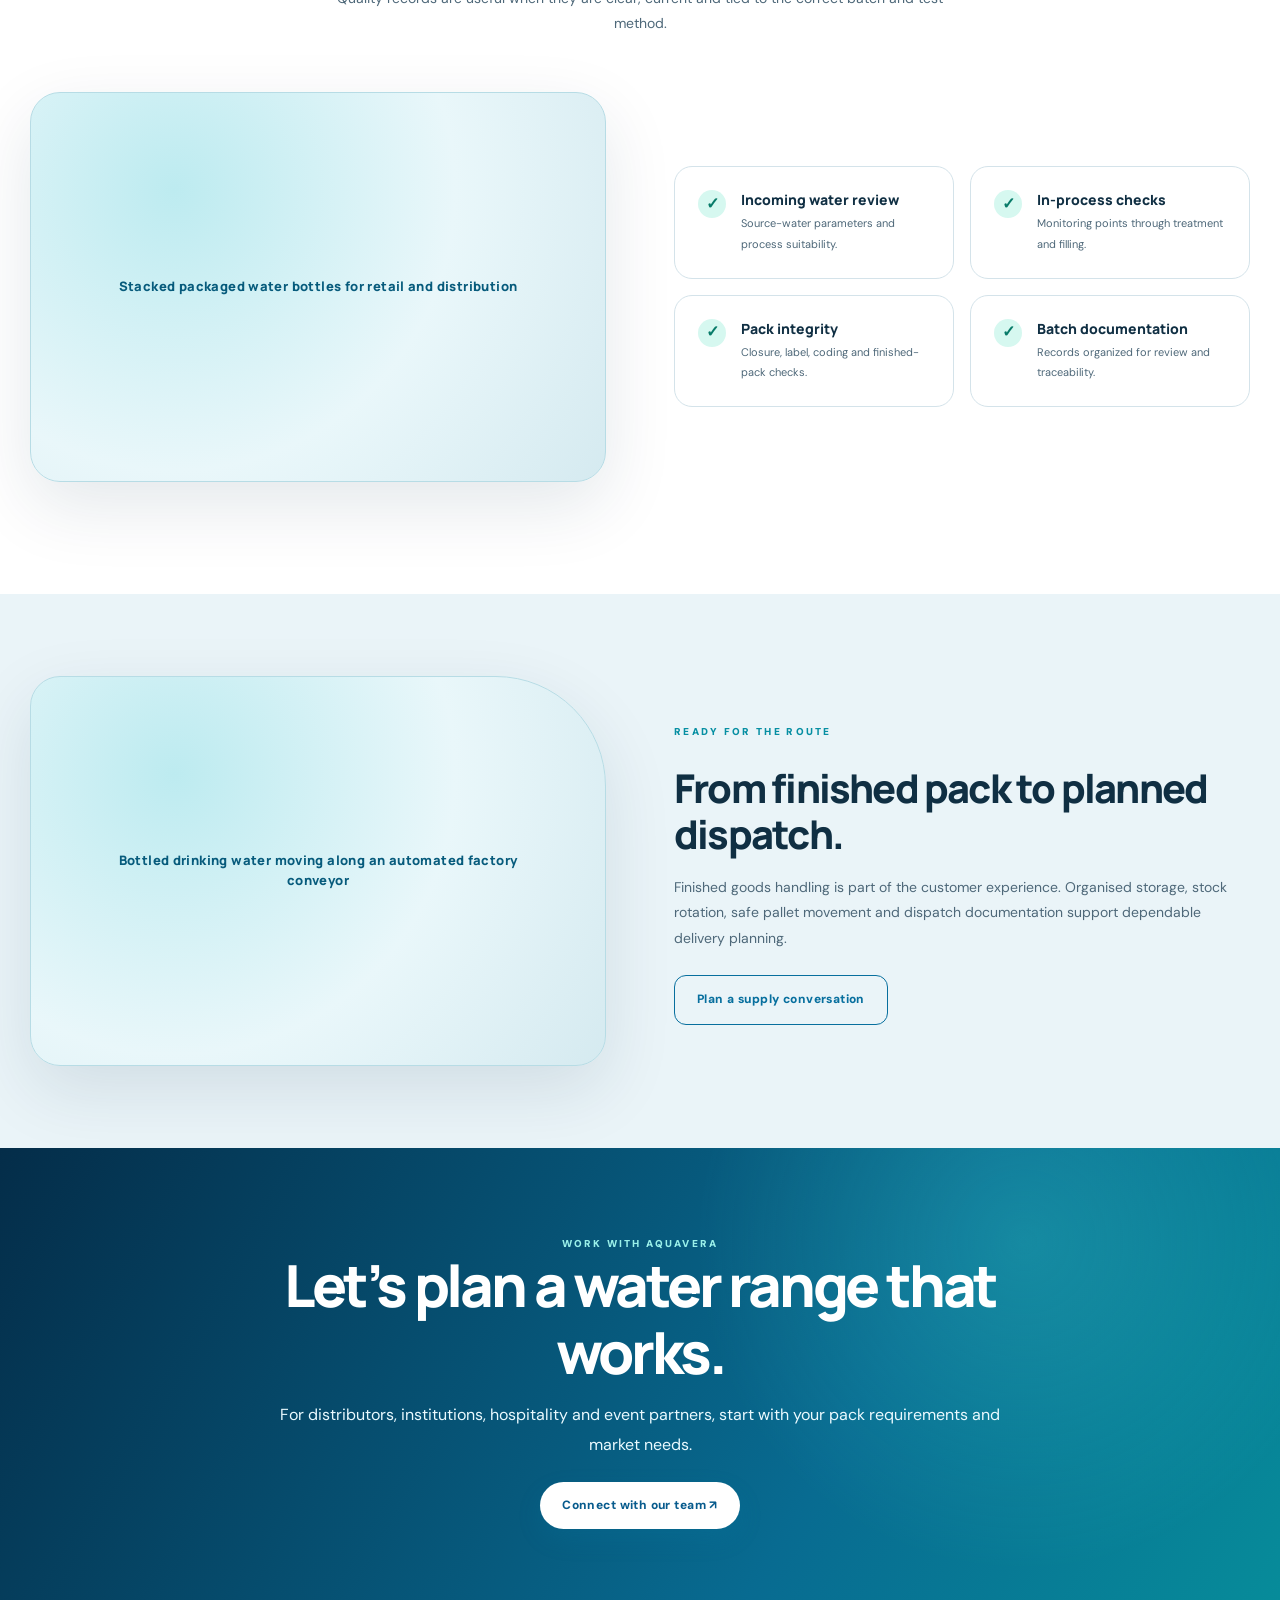
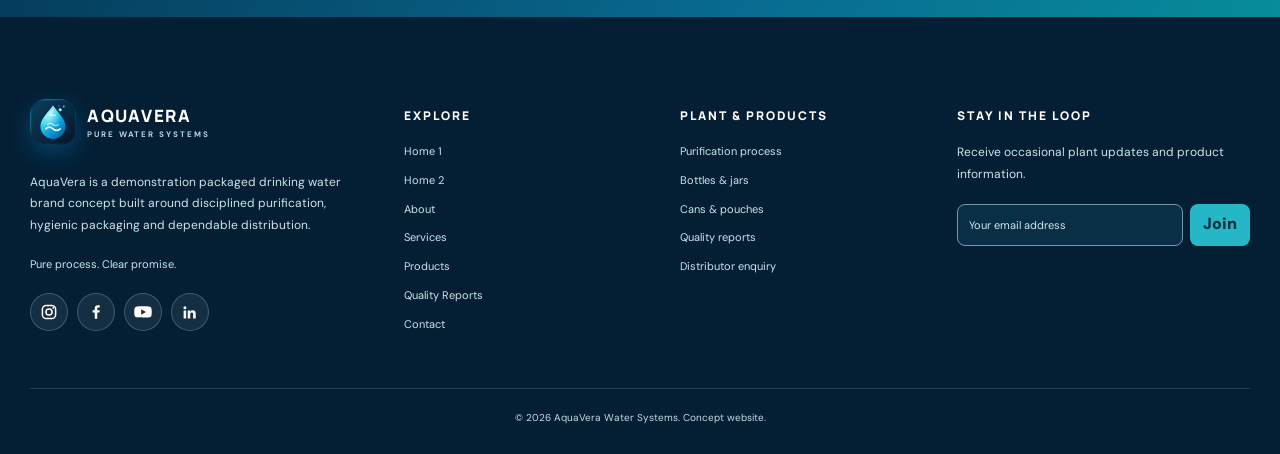
<file: home-2.html>
<!doctype html><html lang="en" dir="ltr" data-theme="light"><head>
<meta charset="utf-8"><meta name="viewport" content="width=device-width,initial-scale=1">
<title>Home 2 | AquaVera</title><meta name="description" content="Discover AquaVera's packaged water process, products and quality approach.">
<meta name="theme-color" content="#087bb8"><link rel="icon" href="assets/favicon.svg" type="image/svg+xml">
<link rel="preconnect" href="https://fonts.googleapis.com"><link rel="preconnect" href="https://fonts.gstatic.com" crossorigin>
<link rel="stylesheet" href="assets/style.css">
<script>try{let t=localStorage.getItem('aquavera-theme');if(t)document.documentElement.dataset.theme=t;let d=localStorage.getItem('aquavera-dir');if(d)document.documentElement.dir=d;}catch(e){}</script>
</head><body><header class="site-header"><div class="container nav-wrap">
      <a class="brand" href="index.html" aria-label="AquaVera home"><span class="brand-mark"><span class="brand-drop"></span></span><span class="brand-name">AQUAVERA<small>PURE WATER SYSTEMS</small></span></a>
      <nav class="nav-links" aria-label="Main navigation"><a href="index.html" class="">Home 1</a><a href="home-2.html" class="active">Home 2</a><a href="about.html" class="">About</a><a href="services.html" class="">Services</a><a href="products.html" class="">Products</a><a href="quality.html" class="">Quality Reports</a><a href="contact.html" class="">Contact</a>
       <div class="mobile-tools"><button class="tool-btn theme-toggle" aria-label="Switch light or dark theme" title="Theme">◐</button><button class="tool-btn dir-toggle" aria-label="Switch RTL or LTR" title="RTL / LTR">⇄</button></div>
       <a class="mobile-nav-cta" href="contact.html#distributor">Become a distributor <span aria-hidden="true">↗</span></a>
      </nav>
      <div class="nav-tools"><button class="tool-btn theme-toggle" aria-label="Switch light or dark theme" title="Theme">◐</button><button class="tool-btn dir-toggle" aria-label="Switch RTL or LTR" title="RTL / LTR">⇄</button></div>
      <a class="nav-cta" href="contact.html#distributor">Become a distributor <span>↗</span></a>
      <button class="menu-toggle" type="button" aria-label="Open navigation menu" aria-expanded="false"><span></span><span></span><span></span></button>
    </div></header><main><section class="hero home-hero variant-one" style="background-image:url('assets/images/home-herobg.png')">
<div class="hero-content reveal"><span class="eyebrow">THE AQUAVERA WATER STANDARD</span>
<h1>Pure by process.<br><span class="hero-word">Trusted by design.</span></h1>
<p>Thoughtfully treated packaged drinking water, prepared through a disciplined process and delivered in formats made for everyday life.</p>
<div class="hero-actions"><a class="btn" href="products.html">Explore water range <span>↗</span></a><a class="btn btn-outline" href="contact.html#distributor">Become a partner</a></div>
<div class="hero-note">SOURCE TO SEAL <b>•</b> QUALITY MINDED <b>•</b> SUPPLY READY</div></div></section><section class="section"><div class="container"><div class="section-head reveal"><span class="eyebrow">INSIDE THE PLANT</span><h2>A clean line is a connected system</h2><p>Treatment, packaging, people and records work together. The strongest production routine is the one that keeps every hand-off clear.</p></div>
 <div class="two-col"><div class="media-frame media-wide reveal"><img src="https://images.pexels.com/photos/18631423/pexels-photo-18631423.jpeg?cs=srgb&dl=pexels-vladimirsrajber-18631423.jpg&fm=jpg" alt="Close view of a water bottle on a factory production line" loading="lazy" data-fallback class=""></div><div class="copy reveal"><h2>Designed around controlled movement.</h2><p>From bottle preparation to filling, capping, labelling and secondary packaging, each operation should follow an orderly sequence with suitable hygiene controls and trained oversight.</p><div class="actions"><a class="btn" href="services.html">See how we work</a></div></div></div>
 </div></section><section class="section orbit-section"><div class="container two-col">
 <div class="copy reveal"><span class="eyebrow">ENGINEERED TREATMENT</span><h2>Purpose-built equipment. A process matched to the water.</h2><p>Filtration, membrane treatment and disinfection are selected based on source-water analysis and finished-product requirements. The process map should always reflect the actual plant configuration and applicable standards.</p><div class="actions"><a class="btn btn-outline" href="services.html#treatment">Explore treatment services</a></div>
 <div class="orbit-explainer" aria-label="How the water journey connects">
  <article><span>01</span><div><h3>Understand</h3><p>Review the source-water profile.</p></div></article>
  <article><span>02</span><div><h3>Treat</h3><p>Match filtration to the requirements.</p></div></article>
  <article><span>03</span><div><h3>Protect</h3><p>Maintain hygienic filling and closure.</p></div></article>
  <article><span>04</span><div><h3>Trace</h3><p>Connect checks to each batch.</p></div></article>
 </div></div>
 <div class="orbit-visual reveal" aria-label="AquaVera 360 degree water journey">
  <div class="orbit-glow"></div>
  <div class="orbit-ring orbit-ring-one"><span class="orbit-node node-source">SOURCE</span><span class="orbit-node node-purify">PURIFY</span><span class="orbit-node node-protect">PROTECT</span><span class="orbit-node node-deliver">DELIVER</span></div>
  <div class="orbit-ring orbit-ring-two"></div>
  <div class="orbit-core"><img src="https://images.pexels.com/photos/11860562/pexels-photo-11860562.jpeg?cs=srgb&dl=pexels-nerea-arance-205949445-11860562.jpg&fm=jpg" alt="Clear drinking water bottles arranged for retail supply" loading="lazy" data-fallback><span class="orbit-core-caption">PURE WATER · FULL CYCLE</span></div>
  <span class="orbit-degree">360°</span>
</div>
 </div></section><section class="section split-band"><div class="container">
 <div class="media-frame media-wide reveal"><img src="https://images.pexels.com/photos/6812505/pexels-photo-6812505.jpeg?cs=srgb&dl=pexels-pavel-danilyuk-6812505.jpg&fm=jpg" alt="Large water bottle fitted to an office water dispenser" loading="lazy" data-fallback class=""></div>
 <div class="copy reveal"><span class="eyebrow">FLEXIBLE FORMATS</span><h2>Choose the right pack for the right channel.</h2><p>Retail shelves, hospitality counters, office dispensers and event supply have different needs. A clear product range helps distributors and buyers select a practical mix.</p><div class="actions"><a class="btn" href="products.html">Compare products</a></div></div>
 </div></section><section class="section"><div class="container"><div class="section-head reveal"><span class="eyebrow">QUALITY AT WORK</span><h2>Checks that make the process visible</h2><p>Quality records are useful when they are clear, current and tied to the correct batch and test method.</p></div>
 <div class="two-col"><div class="media-frame media-wide reveal"><img src="https://images.pexels.com/photos/15524063/pexels-photo-15524063.jpeg?cs=srgb&dl=pexels-jan-van-der-wolf-11680885-15524063.jpg&fm=jpg" alt="Stacked packaged water bottles for retail and distribution" loading="lazy" data-fallback class=""></div><div class="quality-list">
  <div class="quality-item reveal"><span class="tick">✓</span><div><h3>Incoming water review</h3><p>Source-water parameters and process suitability.</p></div></div>
  <div class="quality-item reveal"><span class="tick">✓</span><div><h3>In-process checks</h3><p>Monitoring points through treatment and filling.</p></div></div>
  <div class="quality-item reveal"><span class="tick">✓</span><div><h3>Pack integrity</h3><p>Closure, label, coding and finished-pack checks.</p></div></div>
  <div class="quality-item reveal"><span class="tick">✓</span><div><h3>Batch documentation</h3><p>Records organized for review and traceability.</p></div></div>
 </div></div>
 </div></section><section class="section compact"><div class="container two-col">
 <div class="media-frame media-wide reveal"><img src="https://images.pexels.com/photos/18631424/pexels-photo-18631424.jpeg?cs=srgb&dl=pexels-vladimirsrajber-18631424.jpg&fm=jpg" alt="Bottled drinking water moving along an automated factory conveyor" loading="lazy" data-fallback class=""></div>
 <div class="copy reveal"><span class="eyebrow">READY FOR THE ROUTE</span><h2>From finished pack to planned dispatch.</h2><p>Finished goods handling is part of the customer experience. Organised storage, stock rotation, safe pallet movement and dispatch documentation support dependable delivery planning.</p><div class="actions"><a class="btn btn-outline" href="contact.html#distributor">Plan a supply conversation</a></div></div>
 </div></section><section class="quote-band"><div class="container reveal"><span class="eyebrow">WORK WITH AQUAVERA</span><h2>Let’s plan a water range that works.</h2><p>For distributors, institutions, hospitality and event partners, start with your pack requirements and market needs.</p><a class="btn" href="contact.html#distributor">Connect with our team ↗</a></div></section></main><footer class="footer"><div class="container">
     <div class="footer-grid">
      <div><a class="brand" href="index.html" aria-label="AquaVera home"><span class="brand-mark"><span class="brand-drop"></span></span><span class="brand-name">AQUAVERA<small>PURE WATER SYSTEMS</small></span></a><p class="footer-intro">AquaVera is a demonstration packaged drinking water brand concept built around disciplined purification, hygienic packaging and dependable distribution.</p><div class="footer-links"><span>Pure process. Clear promise.</span></div><div class="footer-social" aria-label="Social media links">
<a class="social-btn" href="https://www.instagram.com/" target="_blank" rel="noopener noreferrer" aria-label="Instagram"><svg viewBox="0 0 24 24" aria-hidden="true"><rect x="3.2" y="3.2" width="17.6" height="17.6" rx="5.2" fill="none" stroke="currentColor" stroke-width="2"/><circle cx="12" cy="12" r="4.1" fill="none" stroke="currentColor" stroke-width="2"/><circle cx="17.7" cy="6.6" r="1.2" fill="currentColor"/></svg></a>
<a class="social-btn" href="https://www.facebook.com/" target="_blank" rel="noopener noreferrer" aria-label="Facebook"><svg viewBox="0 0 24 24" aria-hidden="true"><path fill="currentColor" d="M13.7 21v-8.2h2.8l.4-3.2h-3.2V7.5c0-.9.3-1.6 1.6-1.6H17V3.1c-.3 0-1.3-.1-2.5-.1-2.5 0-4.2 1.5-4.2 4.3v2.3H7.5v3.2h2.8V21z"/></svg></a>
<a class="social-btn" href="https://www.youtube.com/" target="_blank" rel="noopener noreferrer" aria-label="YouTube"><svg viewBox="0 0 24 24" aria-hidden="true"><path fill="currentColor" d="M23.2 7a3 3 0 0 0-2.1-2.1C19.2 4.4 12 4.4 12 4.4s-7.2 0-9.1.5A3 3 0 0 0 .8 7 31 31 0 0 0 .3 12a31 31 0 0 0 .5 5 3 3 0 0 0 2.1 2.1c1.9.5 9.1.5 9.1.5s7.2 0 9.1-.5a3 3 0 0 0 2.1-2.1 31 31 0 0 0 .5-5 31 31 0 0 0-.5-5ZM9.6 15.7V8.3l6.3 3.7z"/></svg></a>
<a class="social-btn" href="https://www.linkedin.com/" target="_blank" rel="noopener noreferrer" aria-label="LinkedIn"><svg viewBox="0 0 24 24" aria-hidden="true"><path fill="currentColor" d="M5.2 8.4a2 2 0 1 0 0-4 2 2 0 0 0 0 4ZM3.5 10h3.4v10.5H3.5zm5.5 0h3.3v1.4h.1a3.6 3.6 0 0 1 3.2-1.7c3.4 0 4 2.2 4 5v5.8h-3.4v-5.1c0-1.2 0-2.8-1.8-2.8s-2.1 1.3-2.1 2.7v5.2H9z"/></svg></a>
</div></div>
      <div><h3>Explore</h3><div class="footer-links"><a href="index.html">Home 1</a><a href="home-2.html">Home 2</a><a href="about.html">About</a><a href="services.html">Services</a><a href="products.html">Products</a><a href="quality.html">Quality Reports</a><a href="contact.html">Contact</a></div></div>
      <div><h3>Plant & Products</h3><div class="footer-links"><a href="services.html">Purification process</a><a href="products.html">Bottles & jars</a><a href="products.html">Cans & pouches</a><a href="quality.html">Quality reports</a><a href="contact.html#distributor">Distributor enquiry</a></div></div>
      <div><h3>Stay in the loop</h3><p class="footer-intro">Receive occasional plant updates and product information.</p><form class="footer-newsletter"><input type="email" required placeholder="Your email address" aria-label="Your email address"><button type="submit">Join</button></form><p class="form-feedback" aria-live="polite"></p></div>
     </div><div class="footer-bottom"><span>© 2026 AquaVera Water Systems. Concept website.</span></div>
    </div></footer><a href="#" class="back-top" aria-label="Back to top">↑</a><script src="assets/app.js"></script></body></html>
</file>
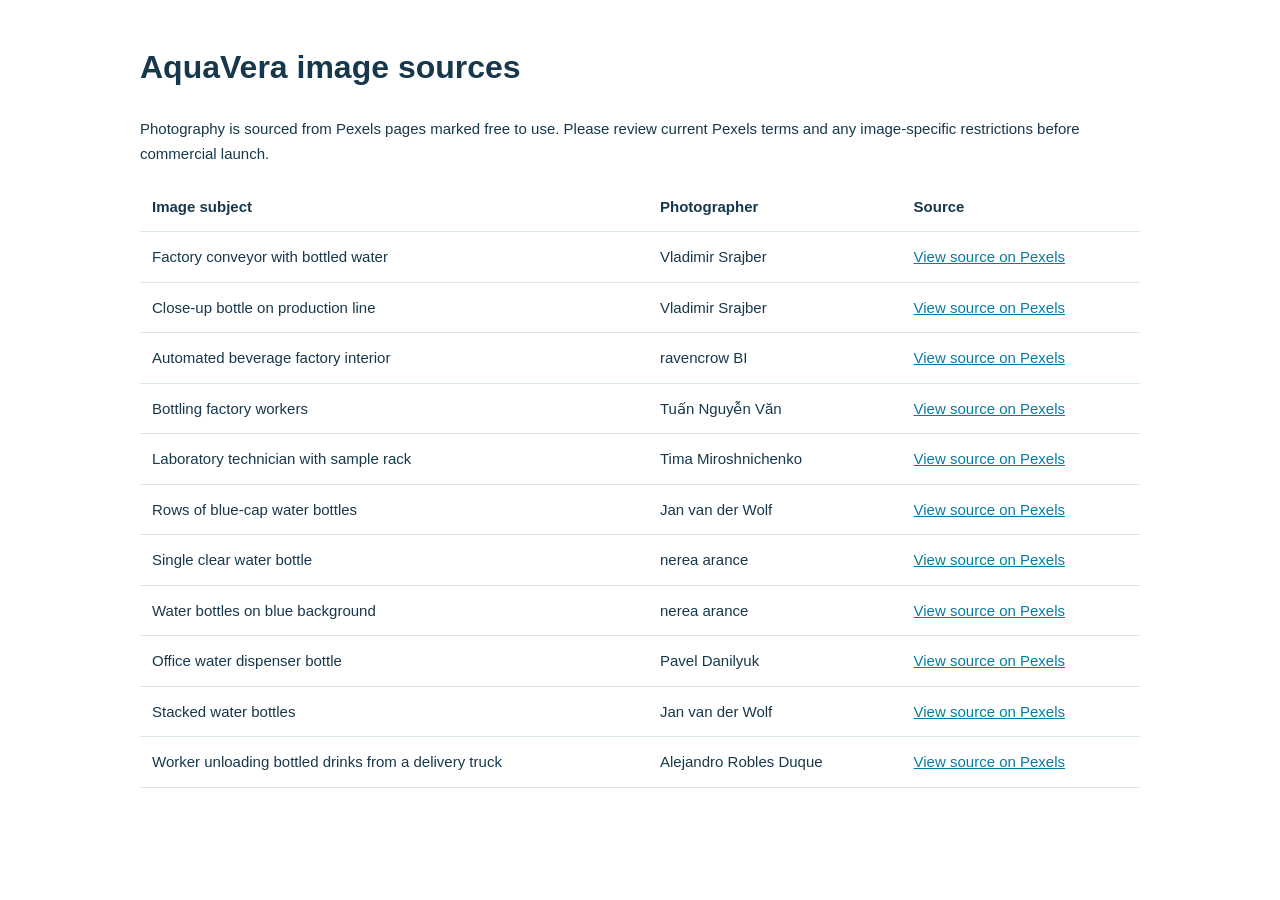
<file: IMAGE_SOURCES.html>
<!doctype html><html lang="en"><head><meta charset="utf-8"><meta name="viewport" content="width=device-width,initial-scale=1"><title>AquaVera Image Sources</title><style>body{font:15px/1.7 Arial,sans-serif;margin:40px auto;max-width:1000px;padding:0 20px;color:#17384c}h1{font-size:32px}table{border-collapse:collapse;width:100%}td,th{padding:12px;border-bottom:1px solid #d9e6ec;text-align:left}a{color:#087ba5}</style></head><body><h1>AquaVera image sources</h1><p>Photography is sourced from Pexels pages marked free to use. Please review current Pexels terms and any image-specific restrictions before commercial launch.</p><table><thead><tr><th>Image subject</th><th>Photographer</th><th>Source</th></tr></thead><tbody><tr><td>Factory conveyor with bottled water</td><td>Vladimir Srajber</td><td><a href="https://www.pexels.com/photo/bottles-of-water-in-factory-18631424/" target="_blank" rel="noopener">View source on Pexels</a></td></tr><tr><td>Close-up bottle on production line</td><td>Vladimir Srajber</td><td><a href="https://www.pexels.com/photo/plastic-bottle-on-production-line-at-factory-18631423/" target="_blank" rel="noopener">View source on Pexels</a></td></tr><tr><td>Automated beverage factory interior</td><td>ravencrow BI</td><td><a href="https://www.pexels.com/photo/modern-beverage-bottling-factory-interior-38336747/" target="_blank" rel="noopener">View source on Pexels</a></td></tr><tr><td>Bottling factory workers</td><td>Tuấn Nguyễn Văn</td><td><a href="https://www.pexels.com/photo/modern-bottling-factory-in-ho-chi-minh-city-40800623/" target="_blank" rel="noopener">View source on Pexels</a></td></tr><tr><td>Laboratory technician with sample rack</td><td>Tima Miroshnichenko</td><td><a href="https://www.pexels.com/photo/man-technology-white-zoom-9574557/" target="_blank" rel="noopener">View source on Pexels</a></td></tr><tr><td>Rows of blue-cap water bottles</td><td>Jan van der Wolf</td><td><a href="https://www.pexels.com/photo/plastic-bottles-with-blue-plastic-caps-10376368/" target="_blank" rel="noopener">View source on Pexels</a></td></tr><tr><td>Single clear water bottle</td><td>nerea arance</td><td><a href="https://www.pexels.com/photo/water-bottle-with-blue-bottle-cap-11860563/" target="_blank" rel="noopener">View source on Pexels</a></td></tr><tr><td>Water bottles on blue background</td><td>nerea arance</td><td><a href="https://www.pexels.com/photo/close-up-photo-of-water-bottles-11860562/" target="_blank" rel="noopener">View source on Pexels</a></td></tr><tr><td>Office water dispenser bottle</td><td>Pavel Danilyuk</td><td><a href="https://www.pexels.com/photo/plastic-bottle-of-water-6812505/" target="_blank" rel="noopener">View source on Pexels</a></td></tr><tr><td>Stacked water bottles</td><td>Jan van der Wolf</td><td><a href="https://www.pexels.com/photo/stack-of-bottles-of-water-15524063/" target="_blank" rel="noopener">View source on Pexels</a></td></tr><tr><td>Worker unloading bottled drinks from a delivery truck</td><td>Alejandro Robles Duque</td><td><a href="https://www.pexels.com/photo/coca-cola-delivery-truck-with-worker-unloading-30875963/" target="_blank" rel="noopener">View source on Pexels</a></td></tr></tbody></table></body></html>
</file>
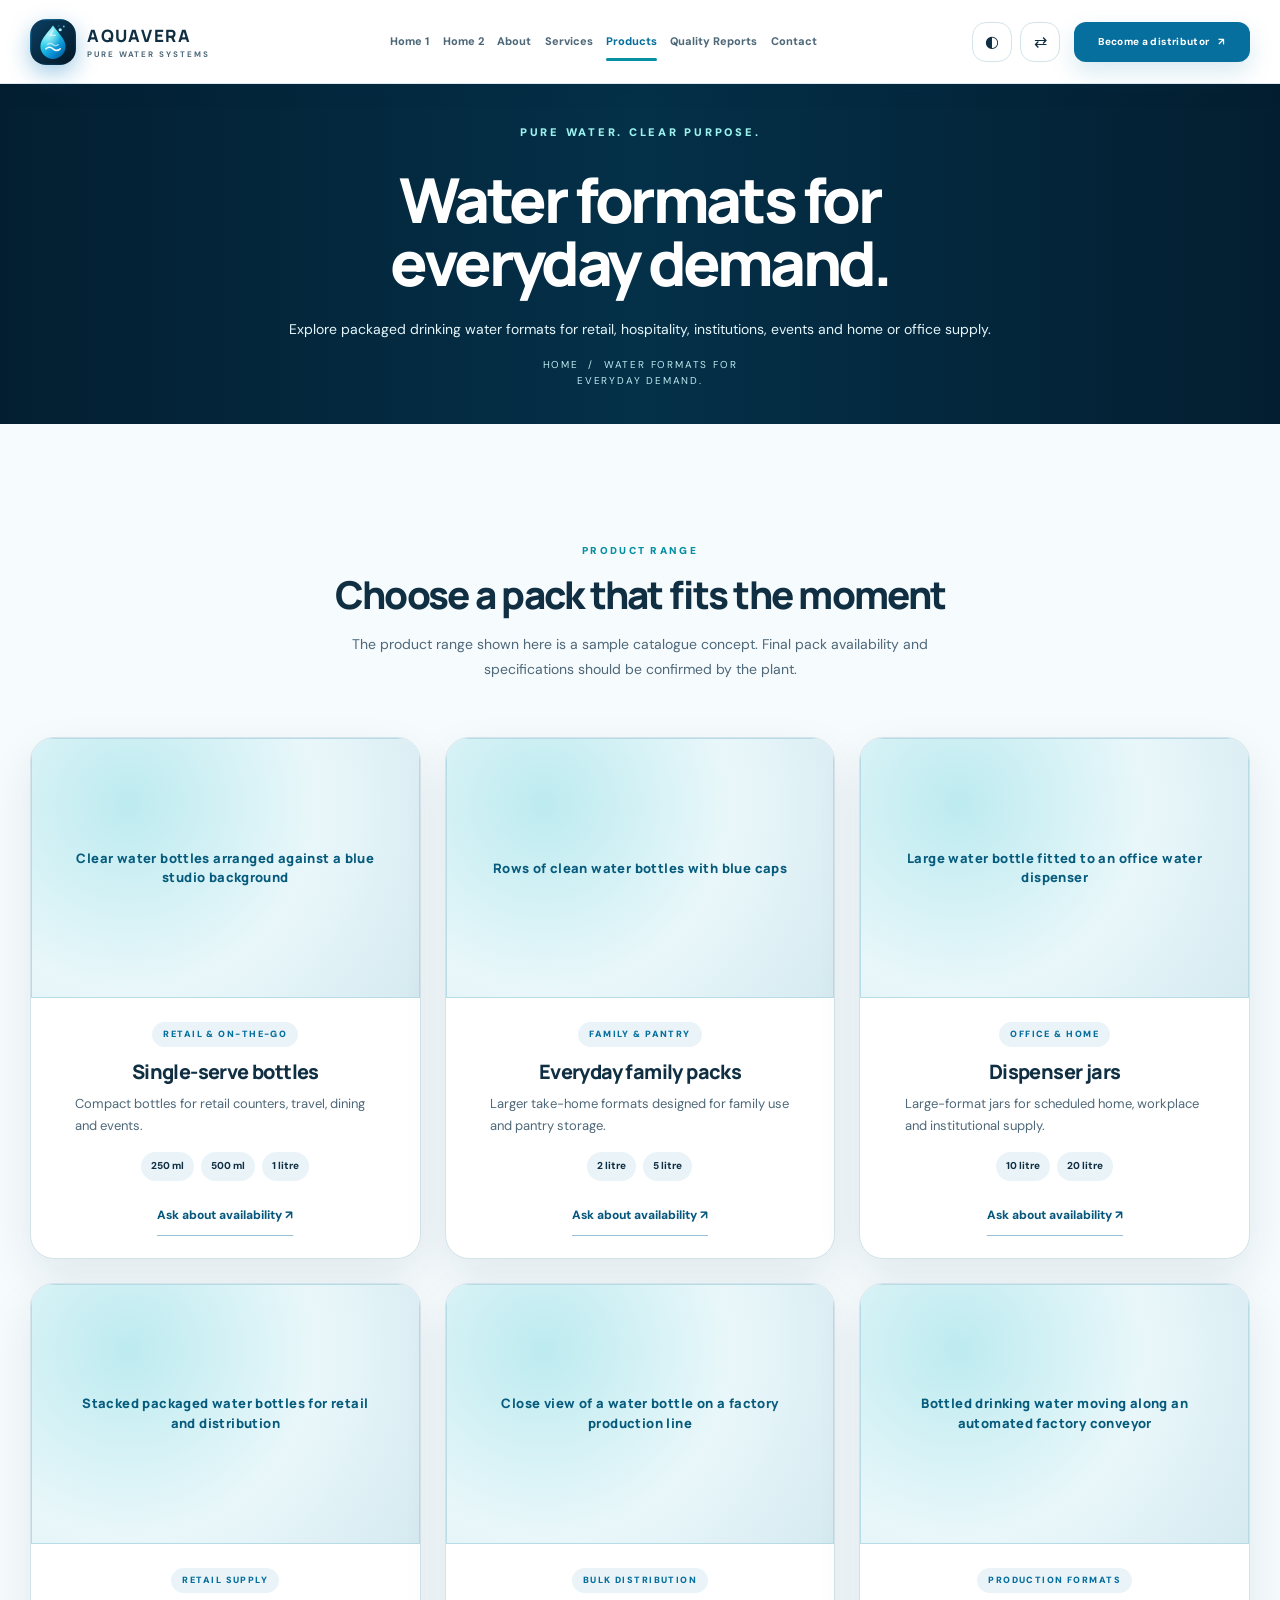
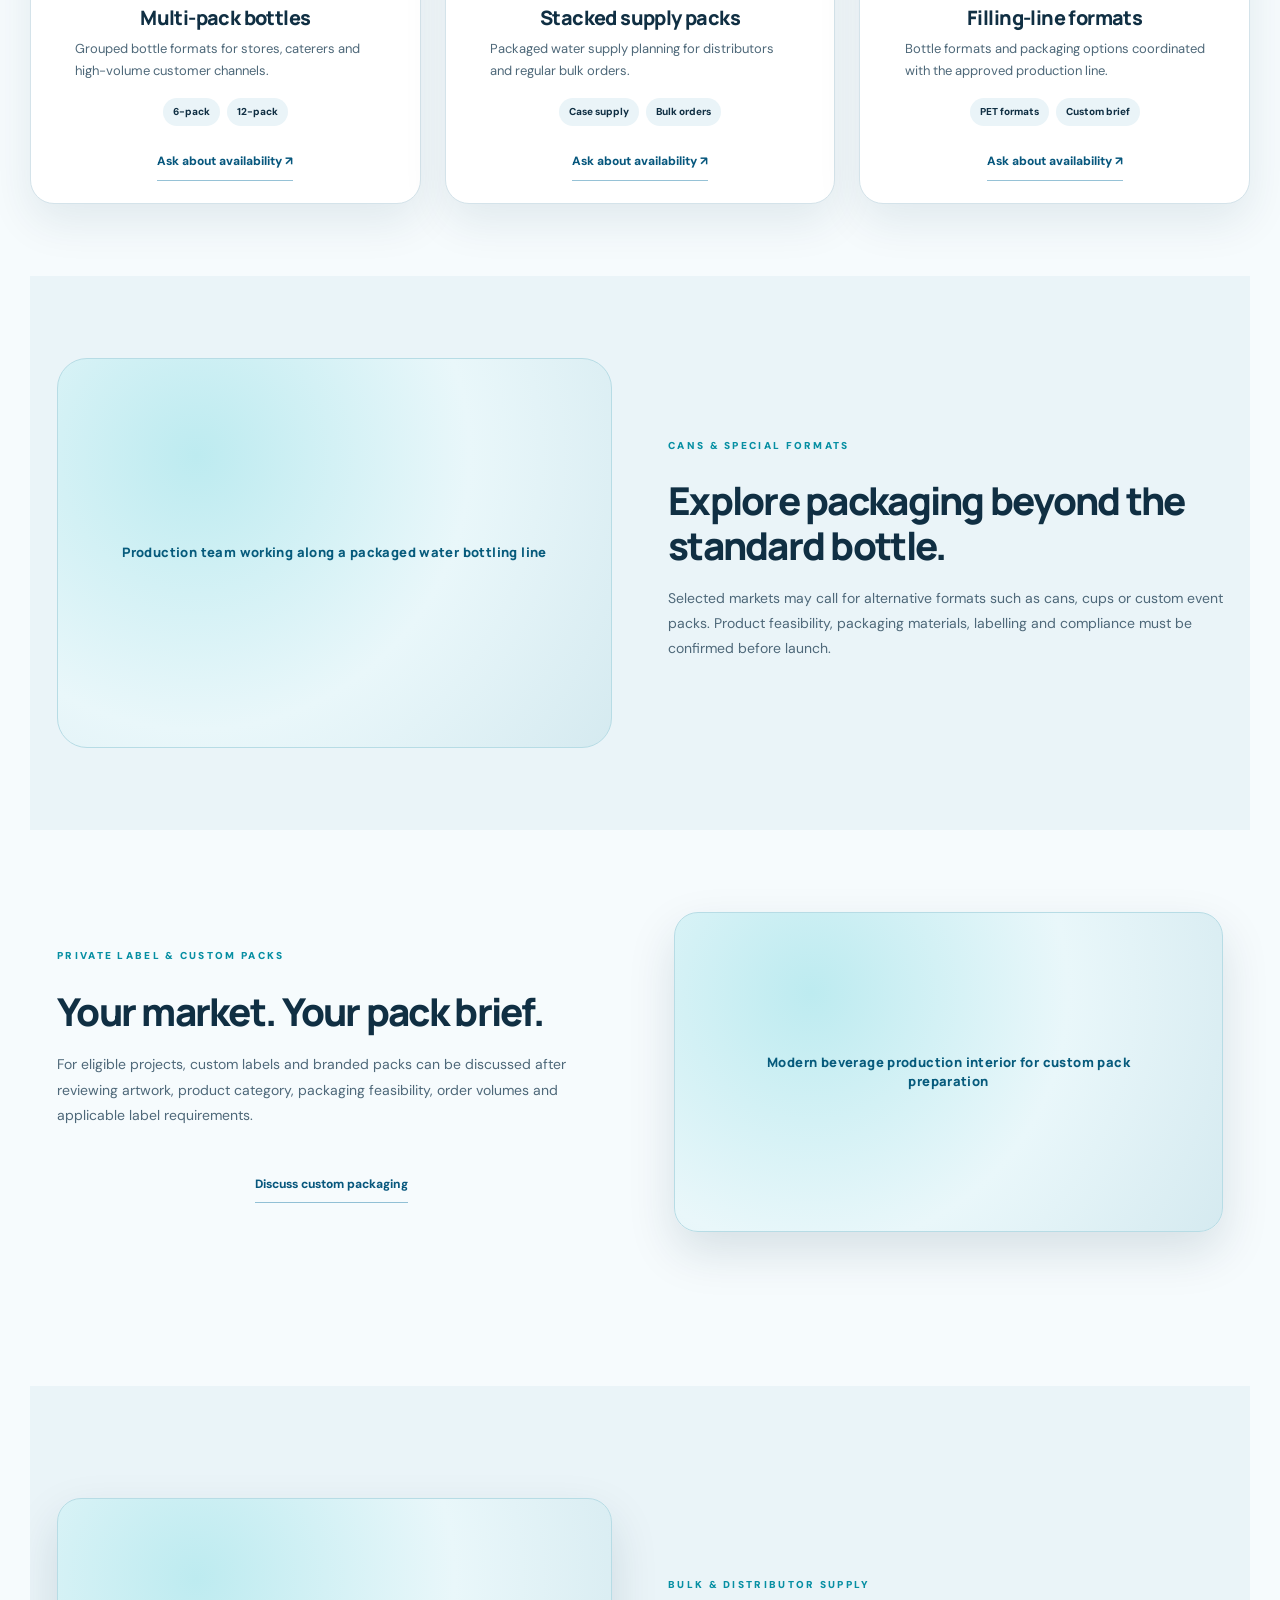
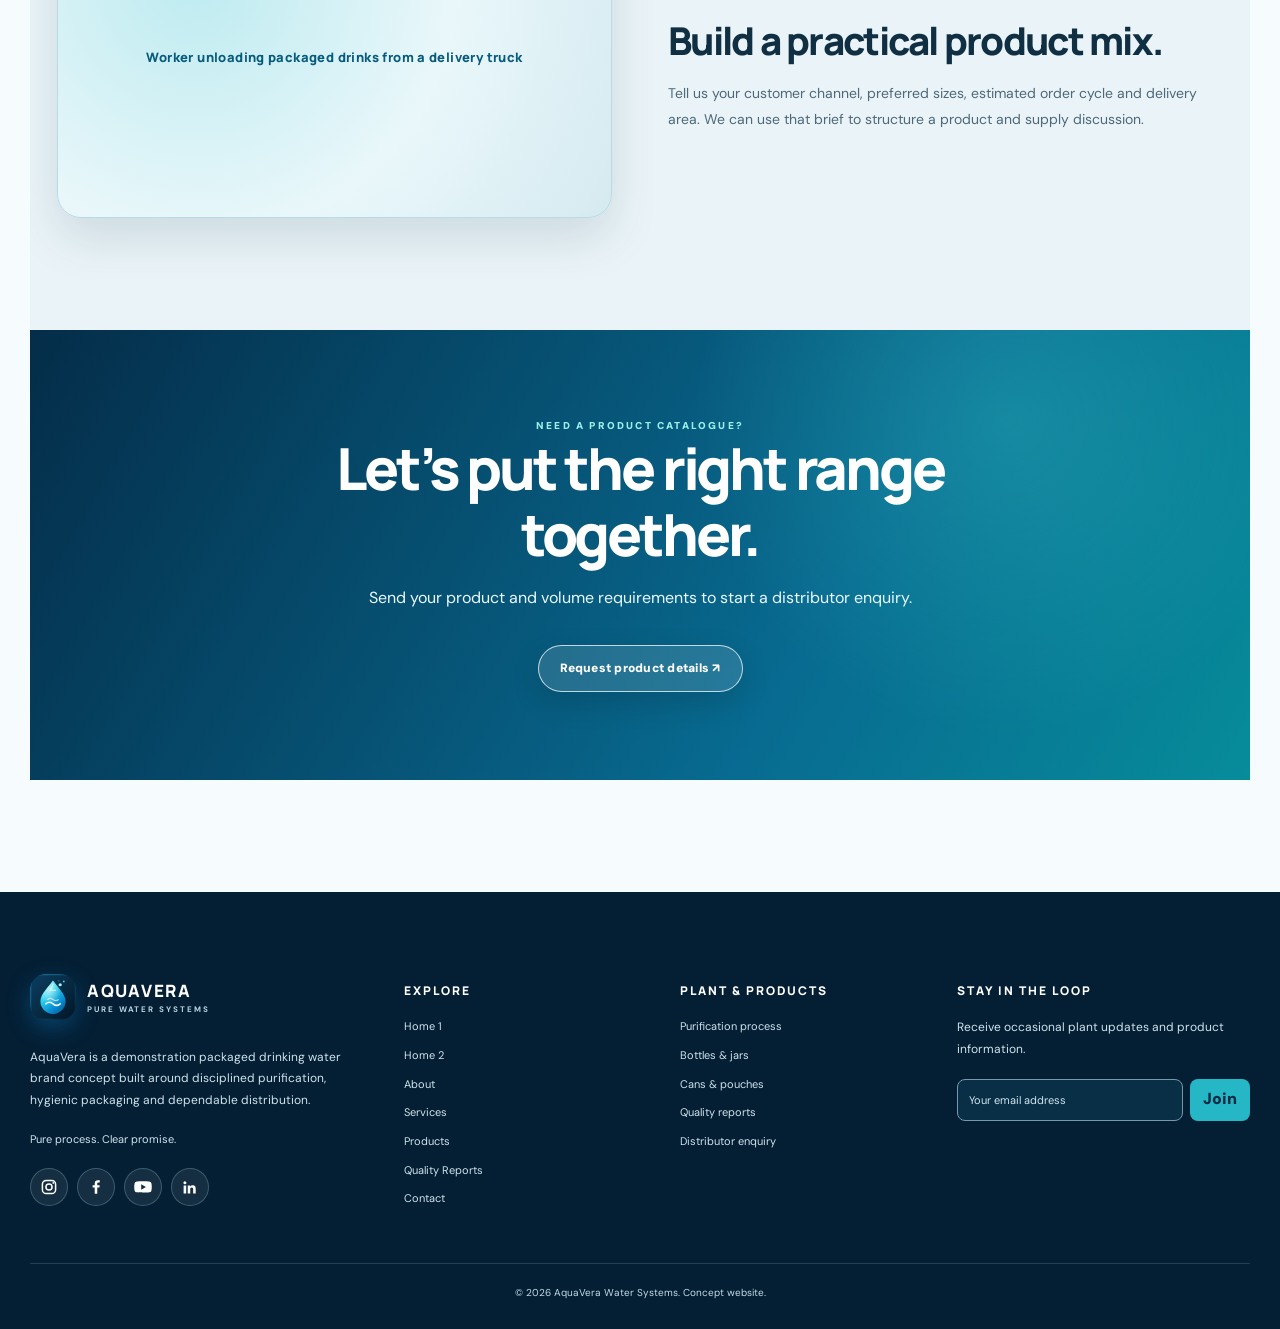
<file: products.html>
<!doctype html><html lang="en" dir="ltr" data-theme="light"><head>
<meta charset="utf-8"><meta name="viewport" content="width=device-width,initial-scale=1">
<title>Products | AquaVera</title><meta name="description" content="Explore AquaVera packaged drinking water bottles, cans, pouches and large jars.">
<meta name="theme-color" content="#087bb8"><link rel="icon" href="assets/favicon.svg" type="image/svg+xml">
<link rel="preconnect" href="https://fonts.googleapis.com"><link rel="preconnect" href="https://fonts.gstatic.com" crossorigin>
<link rel="stylesheet" href="assets/style.css">
<script>try{let t=localStorage.getItem('aquavera-theme');if(t)document.documentElement.dataset.theme=t;let d=localStorage.getItem('aquavera-dir');if(d)document.documentElement.dir=d;}catch(e){}</script>
</head><body class="inner-page"><header class="site-header"><div class="container nav-wrap">
      <a class="brand" href="index.html" aria-label="AquaVera home"><span class="brand-mark"><span class="brand-drop"></span></span><span class="brand-name">AQUAVERA<small>PURE WATER SYSTEMS</small></span></a>
      <nav class="nav-links" aria-label="Main navigation"><a href="index.html" class="">Home 1</a><a href="home-2.html" class="">Home 2</a><a href="about.html" class="">About</a><a href="services.html" class="">Services</a><a href="products.html" class="active">Products</a><a href="quality.html" class="">Quality Reports</a><a href="contact.html" class="">Contact</a>
       <div class="mobile-tools"><button class="tool-btn theme-toggle" aria-label="Switch light or dark theme" title="Theme">◐</button><button class="tool-btn dir-toggle" aria-label="Switch RTL or LTR" title="RTL / LTR">⇄</button></div>
       <a class="mobile-nav-cta" href="contact.html#distributor">Become a distributor <span aria-hidden="true">↗</span></a>
      </nav>
      <div class="nav-tools"><button class="tool-btn theme-toggle" aria-label="Switch light or dark theme" title="Theme">◐</button><button class="tool-btn dir-toggle" aria-label="Switch RTL or LTR" title="RTL / LTR">⇄</button></div><a class="nav-cta" href="contact.html#distributor">Become a distributor <span>↗</span></a>
      
      <button class="menu-toggle" type="button" aria-label="Open navigation menu" aria-expanded="false"><span></span><span></span><span></span></button>
    </div></header><main><section class="hero inner-hero" style="background-image:url('https://images.pexels.com/photos/11860563/pexels-photo-11860563.jpeg?cs=srgb&dl=pexels-nerea-arance-205949445-11860563.jpg&fm=jpg')">
      <div class="hero-content reveal"><span class="eyebrow">PURE WATER. CLEAR PURPOSE.</span><h1>Water formats for<br>everyday demand.</h1><p>Explore packaged drinking water formats for retail, hospitality, institutions, events and home or office supply.</p>
      <div class="hero-actions"><a class="text-link" href="products.html">Explore our range <span>↗</span></a><a class="text-link" href="contact.html#distributor">Talk to our team</a></div>
      <div class="breadcrumb">Home&nbsp; / &nbsp;Water formats for<br>everyday demand.</div>
      </div></section><section class="section"><div class="container"><div class="section-head reveal"><span class="eyebrow">PRODUCT RANGE</span><h2>Choose a pack that fits the moment</h2><p>The product range shown here is a sample catalogue concept. Final pack availability and specifications should be confirmed by the plant.</p></div>
 <div class="product-grid product-grid-premium"><article class="product-card reveal product-card-premium"><div class="product-image-wrap"><img src="https://images.pexels.com/photos/11860562/pexels-photo-11860562.jpeg?cs=srgb&dl=pexels-nerea-arance-205949445-11860562.jpg&fm=jpg" alt="Clear water bottles arranged against a blue studio background" loading="lazy" data-fallback></div><div class="card-body"><span class="product-tag">Retail & on-the-go</span><h3>Single-serve bottles</h3><p>Compact bottles for retail counters, travel, dining and events.</p><div class="product-specs"><span>250 ml</span><span>500 ml</span><span>1 litre</span></div><a class="text-link" href="contact.html#distributor">Ask about availability ↗</a></div></article><article class="product-card reveal product-card-premium"><div class="product-image-wrap"><img src="https://images.pexels.com/photos/10376368/pexels-photo-10376368.jpeg?cs=srgb&dl=pexels-jan-van-der-wolf-11680885-10376368.jpg&fm=jpg" alt="Rows of clean water bottles with blue caps" loading="lazy" data-fallback></div><div class="card-body"><span class="product-tag">Family & pantry</span><h3>Everyday family packs</h3><p>Larger take-home formats designed for family use and pantry storage.</p><div class="product-specs"><span>2 litre</span><span>5 litre</span></div><a class="text-link" href="contact.html#distributor">Ask about availability ↗</a></div></article><article class="product-card reveal product-card-premium"><div class="product-image-wrap"><img src="https://images.pexels.com/photos/6812505/pexels-photo-6812505.jpeg?cs=srgb&dl=pexels-pavel-danilyuk-6812505.jpg&fm=jpg" alt="Large water bottle fitted to an office water dispenser" loading="lazy" data-fallback></div><div class="card-body"><span class="product-tag">Office & home</span><h3>Dispenser jars</h3><p>Large-format jars for scheduled home, workplace and institutional supply.</p><div class="product-specs"><span>10 litre</span><span>20 litre</span></div><a class="text-link" href="contact.html#distributor">Ask about availability ↗</a></div></article><article class="product-card reveal product-card-premium"><div class="product-image-wrap"><img src="https://images.pexels.com/photos/15524063/pexels-photo-15524063.jpeg?cs=srgb&dl=pexels-jan-van-der-wolf-11680885-15524063.jpg&fm=jpg" alt="Stacked packaged water bottles for retail and distribution" loading="lazy" data-fallback></div><div class="card-body"><span class="product-tag">Retail supply</span><h3>Multi-pack bottles</h3><p>Grouped bottle formats for stores, caterers and high-volume customer channels.</p><div class="product-specs"><span>6-pack</span><span>12-pack</span></div><a class="text-link" href="contact.html#distributor">Ask about availability ↗</a></div></article><article class="product-card reveal product-card-premium"><div class="product-image-wrap"><img src="https://images.pexels.com/photos/18631423/pexels-photo-18631423.jpeg?cs=srgb&dl=pexels-vladimirsrajber-18631423.jpg&fm=jpg" alt="Close view of a water bottle on a factory production line" loading="lazy" data-fallback></div><div class="card-body"><span class="product-tag">Bulk distribution</span><h3>Stacked supply packs</h3><p>Packaged water supply planning for distributors and regular bulk orders.</p><div class="product-specs"><span>Case supply</span><span>Bulk orders</span></div><a class="text-link" href="contact.html#distributor">Ask about availability ↗</a></div></article><article class="product-card reveal product-card-premium"><div class="product-image-wrap"><img src="https://images.pexels.com/photos/18631424/pexels-photo-18631424.jpeg?cs=srgb&dl=pexels-vladimirsrajber-18631424.jpg&fm=jpg" alt="Bottled drinking water moving along an automated factory conveyor" loading="lazy" data-fallback></div><div class="card-body"><span class="product-tag">Production formats</span><h3>Filling-line formats</h3><p>Bottle formats and packaging options coordinated with the approved production line.</p><div class="product-specs"><span>PET formats</span><span>Custom brief</span></div><a class="text-link" href="contact.html#distributor">Ask about availability ↗</a></div></article></div><section class="section compact split-band" style="margin-top:72px"><div class="container"><div class="media-frame media-wide reveal"><img src="https://images.pexels.com/photos/40800623/pexels-photo-40800623.jpeg?cs=srgb&dl=pexels-tu-n-nguy-n-van-2158117329-40800623.jpg&fm=jpg" alt="Production team working along a packaged water bottling line" loading="lazy" data-fallback class=""></div><div class="copy reveal"><span class="eyebrow">CANS & SPECIAL FORMATS</span><h2>Explore packaging beyond the standard bottle.</h2><p>Selected markets may call for alternative formats such as cans, cups or custom event packs. Product feasibility, packaging materials, labelling and compliance must be confirmed before launch.</p></div></div></section><section class="section compact"><div class="container two-col"><div class="copy reveal"><span class="eyebrow">PRIVATE LABEL & CUSTOM PACKS</span><h2>Your market. Your pack brief.</h2><p>For eligible projects, custom labels and branded packs can be discussed after reviewing artwork, product category, packaging feasibility, order volumes and applicable label requirements.</p><div class="actions"><a class="text-link" href="contact.html#distributor">Discuss custom packaging</a></div></div><div class="product-card-image product-card-image-wide"><img data-fallback src="https://images.pexels.com/photos/38336747/pexels-photo-38336747.jpeg?cs=srgb&dl=pexels-biravencrow-38336747.jpg&fm=jpg" alt="Modern beverage production interior for custom pack preparation" loading="lazy"></div></div></section><section class="section split-band"><div class="container"><div class="product-card-image product-card-image-wide"><img data-fallback src="https://images.pexels.com/photos/30875963/pexels-photo-30875963.jpeg?auto=compress&cs=tinysrgb&w=1600" alt="Worker unloading packaged drinks from a delivery truck" loading="lazy"></div><div class="copy reveal"><span class="eyebrow">BULK & DISTRIBUTOR SUPPLY</span><h2>Build a practical product mix.</h2><p>Tell us your customer channel, preferred sizes, estimated order cycle and delivery area. We can use that brief to structure a product and supply discussion.</p></div></div></section><section class="quote-band"><div class="container reveal"><span class="eyebrow">NEED A PRODUCT CATALOGUE?</span><h2>Let’s put the right range together.</h2><p>Send your product and volume requirements to start a distributor enquiry.</p><a class="text-link" href="contact.html#distributor">Request product details ↗</a></div></section></main><footer class="footer"><div class="container">
     <div class="footer-grid">
      <div><a class="brand" href="index.html" aria-label="AquaVera home"><span class="brand-mark"><span class="brand-drop"></span></span><span class="brand-name">AQUAVERA<small>PURE WATER SYSTEMS</small></span></a><p class="footer-intro">AquaVera is a demonstration packaged drinking water brand concept built around disciplined purification, hygienic packaging and dependable distribution.</p><div class="footer-links"><span>Pure process. Clear promise.</span></div><div class="footer-social" aria-label="Social media links">
<a class="social-btn" href="https://www.instagram.com/" target="_blank" rel="noopener noreferrer" aria-label="Instagram"><svg viewBox="0 0 24 24" aria-hidden="true"><rect x="3.2" y="3.2" width="17.6" height="17.6" rx="5.2" fill="none" stroke="currentColor" stroke-width="2"/><circle cx="12" cy="12" r="4.1" fill="none" stroke="currentColor" stroke-width="2"/><circle cx="17.7" cy="6.6" r="1.2" fill="currentColor"/></svg></a>
<a class="social-btn" href="https://www.facebook.com/" target="_blank" rel="noopener noreferrer" aria-label="Facebook"><svg viewBox="0 0 24 24" aria-hidden="true"><path fill="currentColor" d="M13.7 21v-8.2h2.8l.4-3.2h-3.2V7.5c0-.9.3-1.6 1.6-1.6H17V3.1c-.3 0-1.3-.1-2.5-.1-2.5 0-4.2 1.5-4.2 4.3v2.3H7.5v3.2h2.8V21z"/></svg></a>
<a class="social-btn" href="https://www.youtube.com/" target="_blank" rel="noopener noreferrer" aria-label="YouTube"><svg viewBox="0 0 24 24" aria-hidden="true"><path fill="currentColor" d="M23.2 7a3 3 0 0 0-2.1-2.1C19.2 4.4 12 4.4 12 4.4s-7.2 0-9.1.5A3 3 0 0 0 .8 7 31 31 0 0 0 .3 12a31 31 0 0 0 .5 5 3 3 0 0 0 2.1 2.1c1.9.5 9.1.5 9.1.5s7.2 0 9.1-.5a3 3 0 0 0 2.1-2.1 31 31 0 0 0 .5-5 31 31 0 0 0-.5-5ZM9.6 15.7V8.3l6.3 3.7z"/></svg></a>
<a class="social-btn" href="https://www.linkedin.com/" target="_blank" rel="noopener noreferrer" aria-label="LinkedIn"><svg viewBox="0 0 24 24" aria-hidden="true"><path fill="currentColor" d="M5.2 8.4a2 2 0 1 0 0-4 2 2 0 0 0 0 4ZM3.5 10h3.4v10.5H3.5zm5.5 0h3.3v1.4h.1a3.6 3.6 0 0 1 3.2-1.7c3.4 0 4 2.2 4 5v5.8h-3.4v-5.1c0-1.2 0-2.8-1.8-2.8s-2.1 1.3-2.1 2.7v5.2H9z"/></svg></a>
</div></div>
      <div><h3>Explore</h3><div class="footer-links"><a href="index.html">Home 1</a><a href="home-2.html">Home 2</a><a href="about.html">About</a><a href="services.html">Services</a><a href="products.html">Products</a><a href="quality.html">Quality Reports</a><a href="contact.html">Contact</a></div></div>
      <div><h3>Plant & Products</h3><div class="footer-links"><a href="services.html">Purification process</a><a href="products.html">Bottles & jars</a><a href="products.html">Cans & pouches</a><a href="quality.html">Quality reports</a><a href="contact.html#distributor">Distributor enquiry</a></div></div>
      <div><h3>Stay in the loop</h3><p class="footer-intro">Receive occasional plant updates and product information.</p><form class="footer-newsletter"><input type="email" required placeholder="Your email address" aria-label="Your email address"><button type="submit">Join</button></form><p class="form-feedback" aria-live="polite"></p></div>
     </div><div class="footer-bottom"><span>© 2026 AquaVera Water Systems. Concept website.</span></div>
    </div></footer><a href="#" class="back-top" aria-label="Back to top">↑</a><script src="assets/app.js"></script></body></html>
</file>
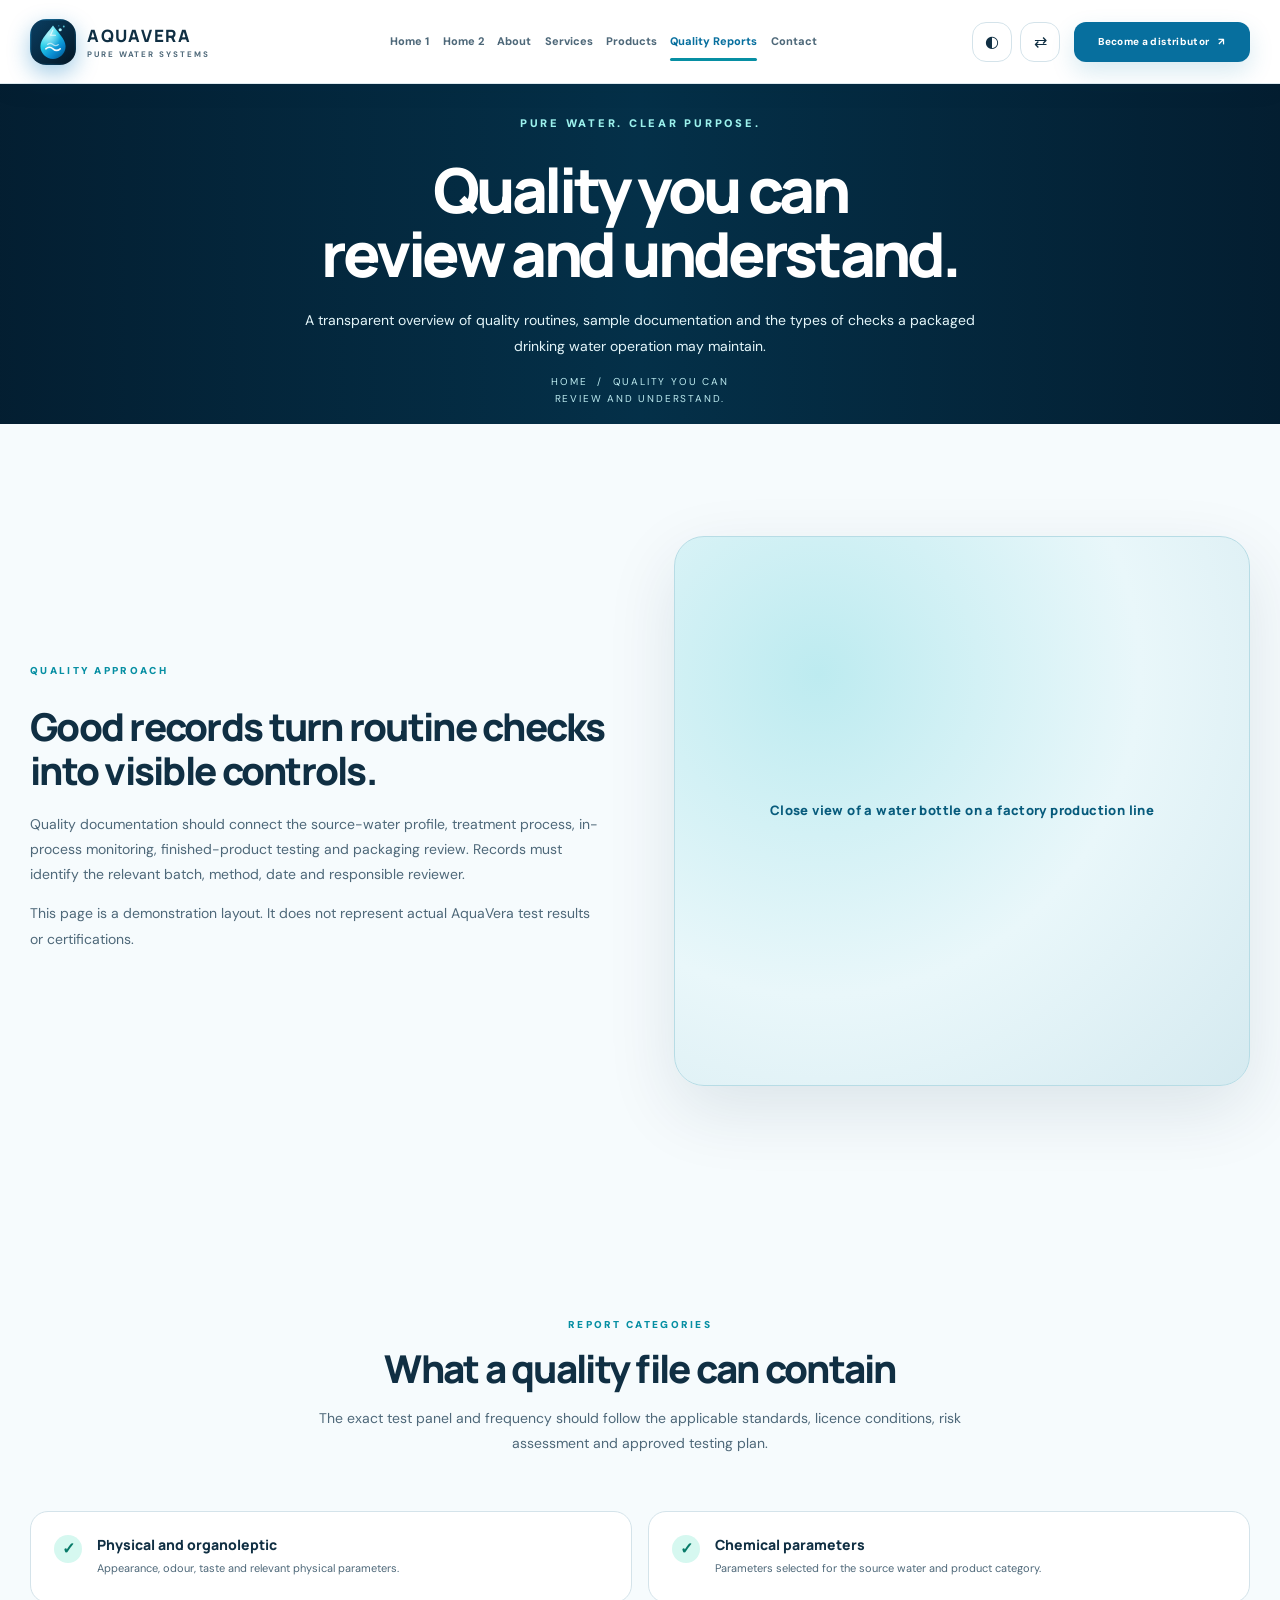
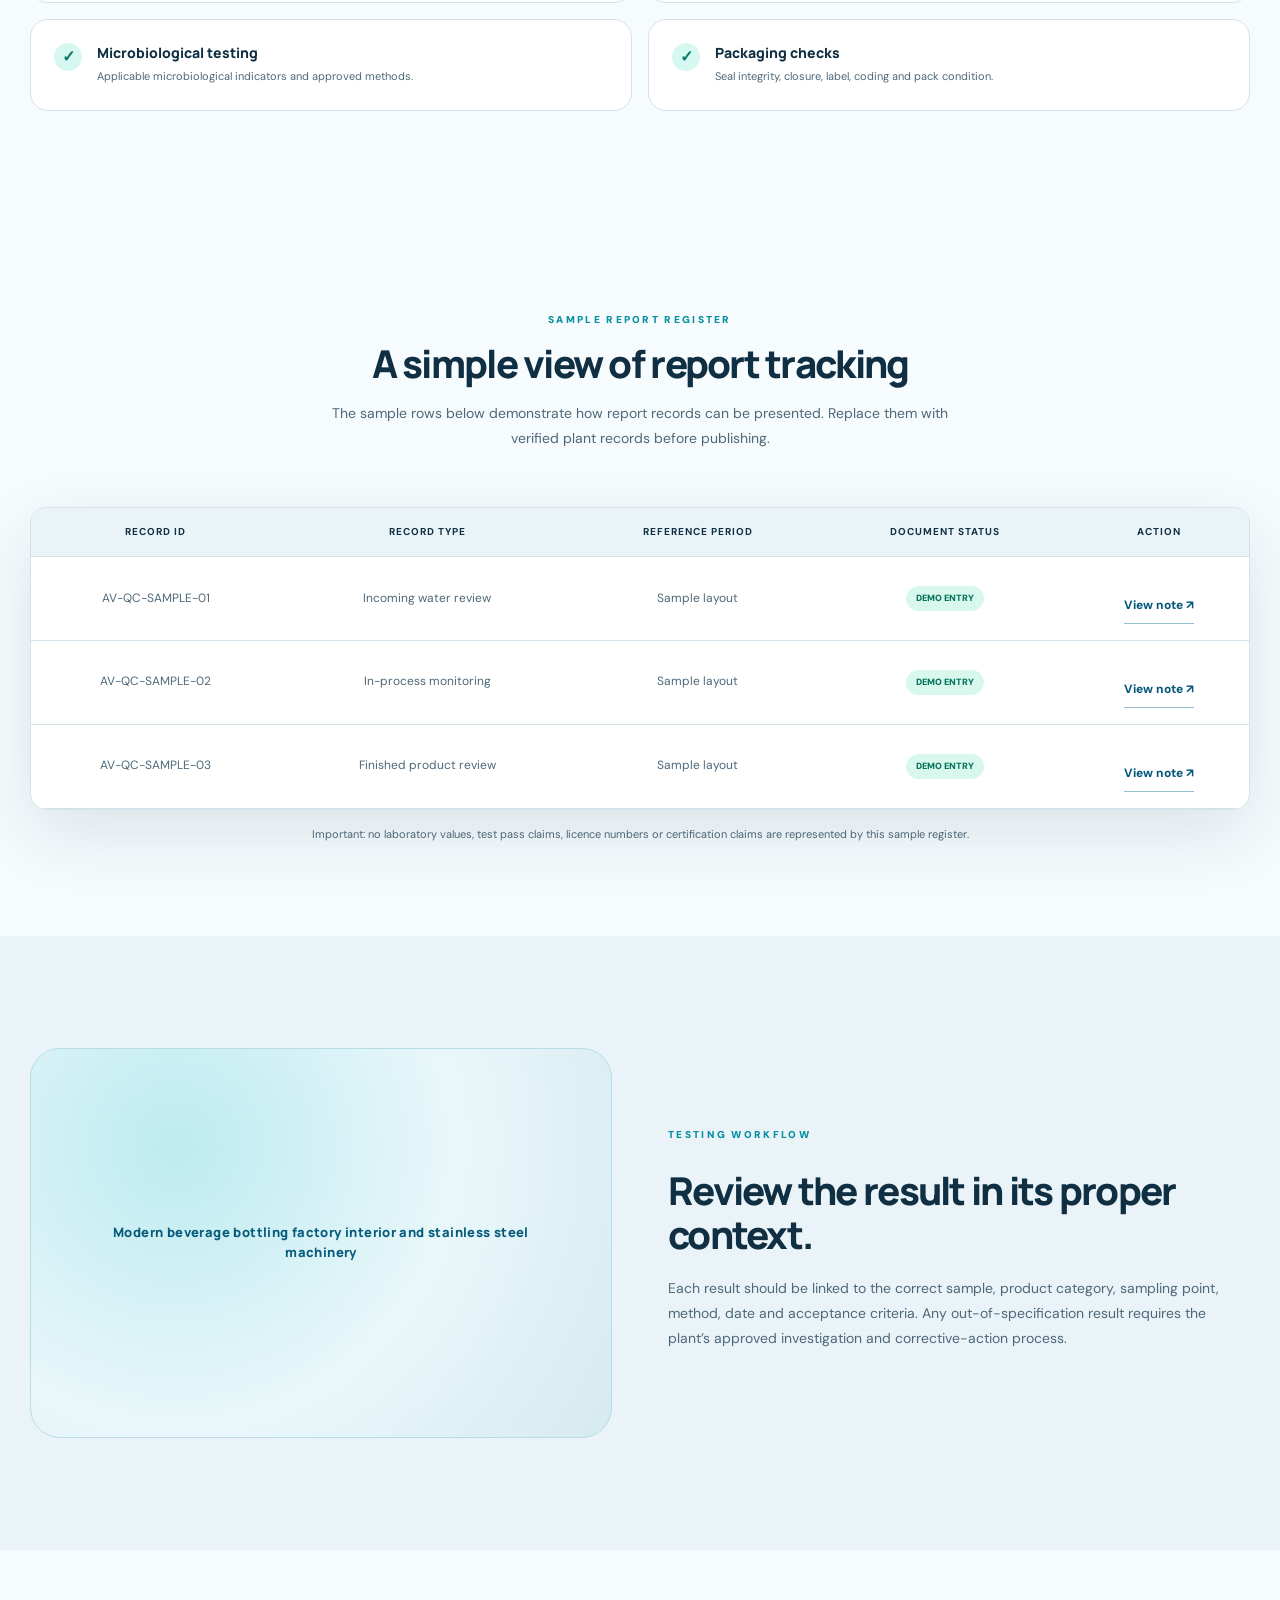
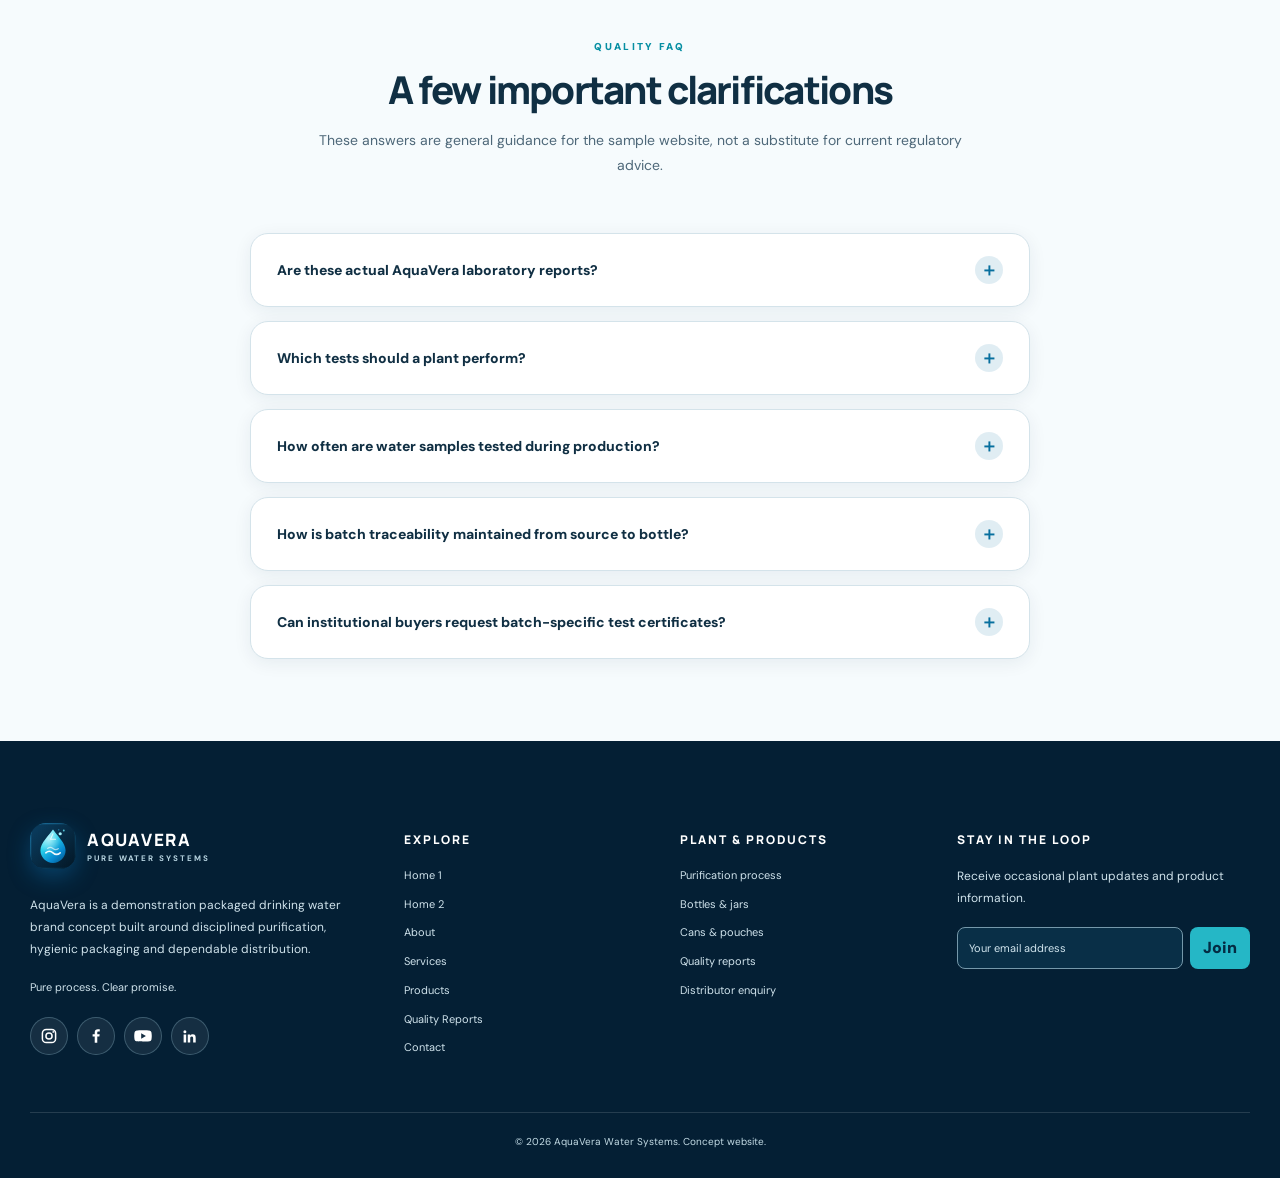
<file: quality.html>
<!doctype html><html lang="en" dir="ltr" data-theme="light"><head>
<meta charset="utf-8"><meta name="viewport" content="width=device-width,initial-scale=1">
<title>Quality Reports | AquaVera</title><meta name="description" content="Understand the sample quality documentation and checks for a packaged drinking water plant.">
<meta name="theme-color" content="#087bb8"><link rel="icon" href="assets/favicon.svg" type="image/svg+xml">
<link rel="preconnect" href="https://fonts.googleapis.com"><link rel="preconnect" href="https://fonts.gstatic.com" crossorigin>
<link rel="stylesheet" href="assets/style.css">
<script>try{let t=localStorage.getItem('aquavera-theme');if(t)document.documentElement.dataset.theme=t;let d=localStorage.getItem('aquavera-dir');if(d)document.documentElement.dir=d;}catch(e){}</script>
</head><body class="inner-page"><header class="site-header"><div class="container nav-wrap">
      <a class="brand" href="index.html" aria-label="AquaVera home"><span class="brand-mark"><span class="brand-drop"></span></span><span class="brand-name">AQUAVERA<small>PURE WATER SYSTEMS</small></span></a>
      <nav class="nav-links" aria-label="Main navigation"><a href="index.html" class="">Home 1</a><a href="home-2.html" class="">Home 2</a><a href="about.html" class="">About</a><a href="services.html" class="">Services</a><a href="products.html" class="">Products</a><a href="quality.html" class="active">Quality Reports</a><a href="contact.html" class="">Contact</a>
       <div class="mobile-tools"><button class="tool-btn theme-toggle" aria-label="Switch light or dark theme" title="Theme">◐</button><button class="tool-btn dir-toggle" aria-label="Switch RTL or LTR" title="RTL / LTR">⇄</button></div>
       <a class="mobile-nav-cta" href="contact.html#distributor">Become a distributor <span aria-hidden="true">↗</span></a>
      </nav>
      <div class="nav-tools"><button class="tool-btn theme-toggle" aria-label="Switch light or dark theme" title="Theme">◐</button><button class="tool-btn dir-toggle" aria-label="Switch RTL or LTR" title="RTL / LTR">⇄</button></div><a class="nav-cta" href="contact.html#distributor">Become a distributor <span>↗</span></a>
      
      <button class="menu-toggle" type="button" aria-label="Open navigation menu" aria-expanded="false"><span></span><span></span><span></span></button>
    </div></header><main><section class="hero inner-hero" style="background-image:url('https://images.pexels.com/photos/9574557/pexels-photo-9574557.jpeg?cs=srgb&dl=pexels-tima-miroshnichenko-9574557.jpg&fm=jpg')">
      <div class="hero-content reveal"><span class="eyebrow">PURE WATER. CLEAR PURPOSE.</span><h1>Quality you can<br>review and understand.</h1><p>A transparent overview of quality routines, sample documentation and the types of checks a packaged drinking water operation may maintain.</p>
      <div class="hero-actions"><a class="text-link" href="products.html">Explore our range <span>↗</span></a><a class="text-link" href="contact.html#distributor">Talk to our team</a></div>
      <div class="breadcrumb">Home&nbsp; / &nbsp;Quality you can<br>review and understand.</div>
      </div></section><section class="section"><div class="container two-col"><div class="copy reveal"><span class="eyebrow">QUALITY APPROACH</span><h2>Good records turn routine checks into visible controls.</h2><p>Quality documentation should connect the source-water profile, treatment process, in-process monitoring, finished-product testing and packaging review. Records must identify the relevant batch, method, date and responsible reviewer.</p><p>This page is a demonstration layout. It does not represent actual AquaVera test results or certifications.</p></div><div class="media-frame media-tall reveal"><img src="https://images.pexels.com/photos/18631423/pexels-photo-18631423.jpeg?cs=srgb&dl=pexels-vladimirsrajber-18631423.jpg&fm=jpg" alt="Close view of a water bottle on a factory production line" loading="lazy" data-fallback class=""></div></div></section><section class="section"><div class="container"><div class="section-head reveal"><span class="eyebrow">REPORT CATEGORIES</span><h2>What a quality file can contain</h2><p>The exact test panel and frequency should follow the applicable standards, licence conditions, risk assessment and approved testing plan.</p></div>
 <div class="quality-list"><div class="quality-item reveal"><span class="tick">✓</span><div><h3>Physical and organoleptic</h3><p>Appearance, odour, taste and relevant physical parameters.</p></div></div><div class="quality-item reveal"><span class="tick">✓</span><div><h3>Chemical parameters</h3><p>Parameters selected for the source water and product category.</p></div></div><div class="quality-item reveal"><span class="tick">✓</span><div><h3>Microbiological testing</h3><p>Applicable microbiological indicators and approved methods.</p></div></div><div class="quality-item reveal"><span class="tick">✓</span><div><h3>Packaging checks</h3><p>Seal integrity, closure, label, coding and pack condition.</p></div></div></div>
 </div></section><section class="section compact"><div class="container"><div class="section-head reveal"><span class="eyebrow">SAMPLE REPORT REGISTER</span><h2>A simple view of report tracking</h2><p>The sample rows below demonstrate how report records can be presented. Replace them with verified plant records before publishing.</p></div>
 <div class="report-table-wrap reveal"><table class="report-table"><thead><tr><th>Record ID</th><th>Record type</th><th>Reference period</th><th>Document status</th><th>Action</th></tr></thead><tbody>
 <tr><td>AV-QC-SAMPLE-01</td><td>Incoming water review</td><td>Sample layout</td><td><span class="status">DEMO ENTRY</span></td><td><button class="text-link" data-report type="button">View note ↗</button></td></tr>
 <tr><td>AV-QC-SAMPLE-02</td><td>In-process monitoring</td><td>Sample layout</td><td><span class="status">DEMO ENTRY</span></td><td><button class="text-link" data-report type="button">View note ↗</button></td></tr>
 <tr><td>AV-QC-SAMPLE-03</td><td>Finished product review</td><td>Sample layout</td><td><span class="status">DEMO ENTRY</span></td><td><button class="text-link" data-report type="button">View note ↗</button></td></tr>
 </tbody></table></div><p class="report-note">Important: no laboratory values, test pass claims, licence numbers or certification claims are represented by this sample register.</p>
 </div></section><section class="section split-band"><div class="container"><div class="media-frame media-wide reveal"><img src="https://images.pexels.com/photos/38336747/pexels-photo-38336747.jpeg?cs=srgb&dl=pexels-biravencrow-38336747.jpg&fm=jpg" alt="Modern beverage bottling factory interior and stainless steel machinery" loading="lazy" data-fallback class=""></div><div class="copy reveal"><span class="eyebrow">TESTING WORKFLOW</span><h2>Review the result in its proper context.</h2><p>Each result should be linked to the correct sample, product category, sampling point, method, date and acceptance criteria. Any out-of-specification result requires the plant’s approved investigation and corrective-action process.</p></div></div></section><section class="section compact"><div class="container"><div class="section-head reveal"><span class="eyebrow">QUALITY FAQ</span><h2>A few important clarifications</h2><p>These answers are general guidance for the sample website, not a substitute for current regulatory advice.</p></div>
 <div class="faq-list"><div class="faq-item"><button class="faq-question" aria-expanded="false">Are these actual AquaVera laboratory reports? <span>＋</span></button><div class="faq-answer">No. AquaVera is a demonstration brand concept. The report register contains sample entries only and must be replaced with verified plant documents.</div></div><div class="faq-item"><button class="faq-question" aria-expanded="false">Which tests should a plant perform? <span>＋</span></button><div class="faq-answer">The applicable test panel and frequency depend on the product category, source water, current regulations, licence conditions and approved quality plan.</div></div><div class="faq-item"><button class="faq-question" aria-expanded="false">How often are water samples tested during production? <span>＋</span></button><div class="faq-answer">Routine physical and chemical parameters are monitored continuously or batch-wise during each production shift, while comprehensive microbiological testing is conducted on scheduled daily and weekly cycles in accordance with regulatory standards.</div></div><div class="faq-item"><button class="faq-question" aria-expanded="false">How is batch traceability maintained from source to bottle? <span>＋</span></button><div class="faq-answer">Every finished pack is laser-coded with a batch number, timestamp, and production line identifier. This batch code links directly to raw water test logs, filtration membrane readings, and final dispatch release records.</div></div><div class="faq-item"><button class="faq-question" aria-expanded="false">Can institutional buyers request batch-specific test certificates? <span>＋</span></button><div class="faq-answer">Yes. Commercial and institutional supply agreements typically include batch-specific Certificates of Analysis (COA) along with periodic accredited third-party laboratory quality audits.</div></div></div>
 </div></section></main><footer class="footer"><div class="container">
     <div class="footer-grid">
      <div><a class="brand" href="index.html" aria-label="AquaVera home"><span class="brand-mark"><span class="brand-drop"></span></span><span class="brand-name">AQUAVERA<small>PURE WATER SYSTEMS</small></span></a><p class="footer-intro">AquaVera is a demonstration packaged drinking water brand concept built around disciplined purification, hygienic packaging and dependable distribution.</p><div class="footer-links"><span>Pure process. Clear promise.</span></div><div class="footer-social" aria-label="Social media links">
<a class="social-btn" href="https://www.instagram.com/" target="_blank" rel="noopener noreferrer" aria-label="Instagram"><svg viewBox="0 0 24 24" aria-hidden="true"><rect x="3.2" y="3.2" width="17.6" height="17.6" rx="5.2" fill="none" stroke="currentColor" stroke-width="2"/><circle cx="12" cy="12" r="4.1" fill="none" stroke="currentColor" stroke-width="2"/><circle cx="17.7" cy="6.6" r="1.2" fill="currentColor"/></svg></a>
<a class="social-btn" href="https://www.facebook.com/" target="_blank" rel="noopener noreferrer" aria-label="Facebook"><svg viewBox="0 0 24 24" aria-hidden="true"><path fill="currentColor" d="M13.7 21v-8.2h2.8l.4-3.2h-3.2V7.5c0-.9.3-1.6 1.6-1.6H17V3.1c-.3 0-1.3-.1-2.5-.1-2.5 0-4.2 1.5-4.2 4.3v2.3H7.5v3.2h2.8V21z"/></svg></a>
<a class="social-btn" href="https://www.youtube.com/" target="_blank" rel="noopener noreferrer" aria-label="YouTube"><svg viewBox="0 0 24 24" aria-hidden="true"><path fill="currentColor" d="M23.2 7a3 3 0 0 0-2.1-2.1C19.2 4.4 12 4.4 12 4.4s-7.2 0-9.1.5A3 3 0 0 0 .8 7 31 31 0 0 0 .3 12a31 31 0 0 0 .5 5 3 3 0 0 0 2.1 2.1c1.9.5 9.1.5 9.1.5s7.2 0 9.1-.5a3 3 0 0 0 2.1-2.1 31 31 0 0 0 .5-5 31 31 0 0 0-.5-5ZM9.6 15.7V8.3l6.3 3.7z"/></svg></a>
<a class="social-btn" href="https://www.linkedin.com/" target="_blank" rel="noopener noreferrer" aria-label="LinkedIn"><svg viewBox="0 0 24 24" aria-hidden="true"><path fill="currentColor" d="M5.2 8.4a2 2 0 1 0 0-4 2 2 0 0 0 0 4ZM3.5 10h3.4v10.5H3.5zm5.5 0h3.3v1.4h.1a3.6 3.6 0 0 1 3.2-1.7c3.4 0 4 2.2 4 5v5.8h-3.4v-5.1c0-1.2 0-2.8-1.8-2.8s-2.1 1.3-2.1 2.7v5.2H9z"/></svg></a>
</div></div>
      <div><h3>Explore</h3><div class="footer-links"><a href="index.html">Home 1</a><a href="home-2.html">Home 2</a><a href="about.html">About</a><a href="services.html">Services</a><a href="products.html">Products</a><a href="quality.html">Quality Reports</a><a href="contact.html">Contact</a></div></div>
      <div><h3>Plant & Products</h3><div class="footer-links"><a href="services.html">Purification process</a><a href="products.html">Bottles & jars</a><a href="products.html">Cans & pouches</a><a href="quality.html">Quality reports</a><a href="contact.html#distributor">Distributor enquiry</a></div></div>
      <div><h3>Stay in the loop</h3><p class="footer-intro">Receive occasional plant updates and product information.</p><form class="footer-newsletter"><input type="email" required placeholder="Your email address" aria-label="Your email address"><button type="submit">Join</button></form><p class="form-feedback" aria-live="polite"></p></div>
     </div><div class="footer-bottom"><span>© 2026 AquaVera Water Systems. Concept website.</span></div>
    </div></footer><a href="#" class="back-top" aria-label="Back to top">↑</a><div class="modal" id="reportModal" role="dialog" aria-modal="true" aria-labelledby="reportModalTitle"><div class="modal-box"><button class="modal-close" data-close aria-label="Close">×</button><h3 id="reportModalTitle">Sample report register</h3><p>This is a front-end demonstration record only. No laboratory certificate or test result is available here. Replace the sample entry with an approved, traceable document before publishing.</p><button class="btn" data-close>Understood</button></div></div><script src="assets/app.js"></script></body></html>
</file>
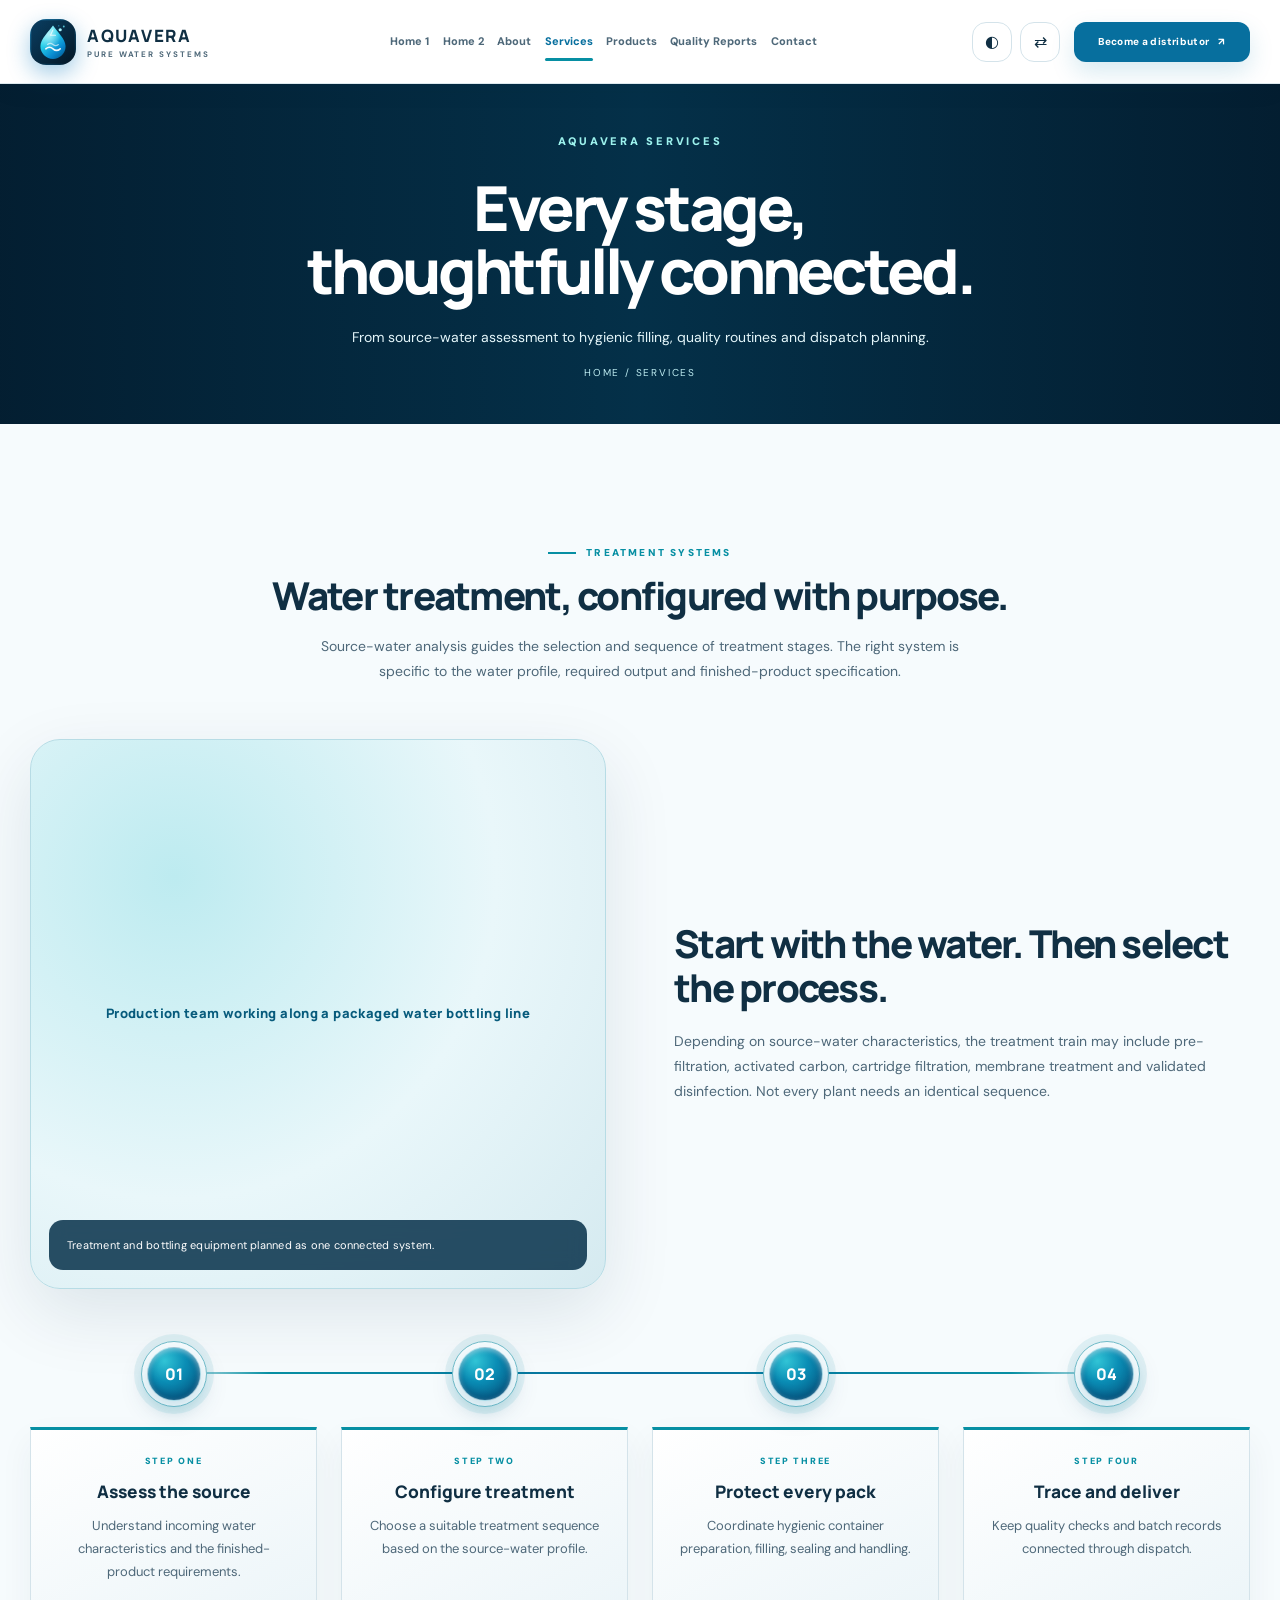
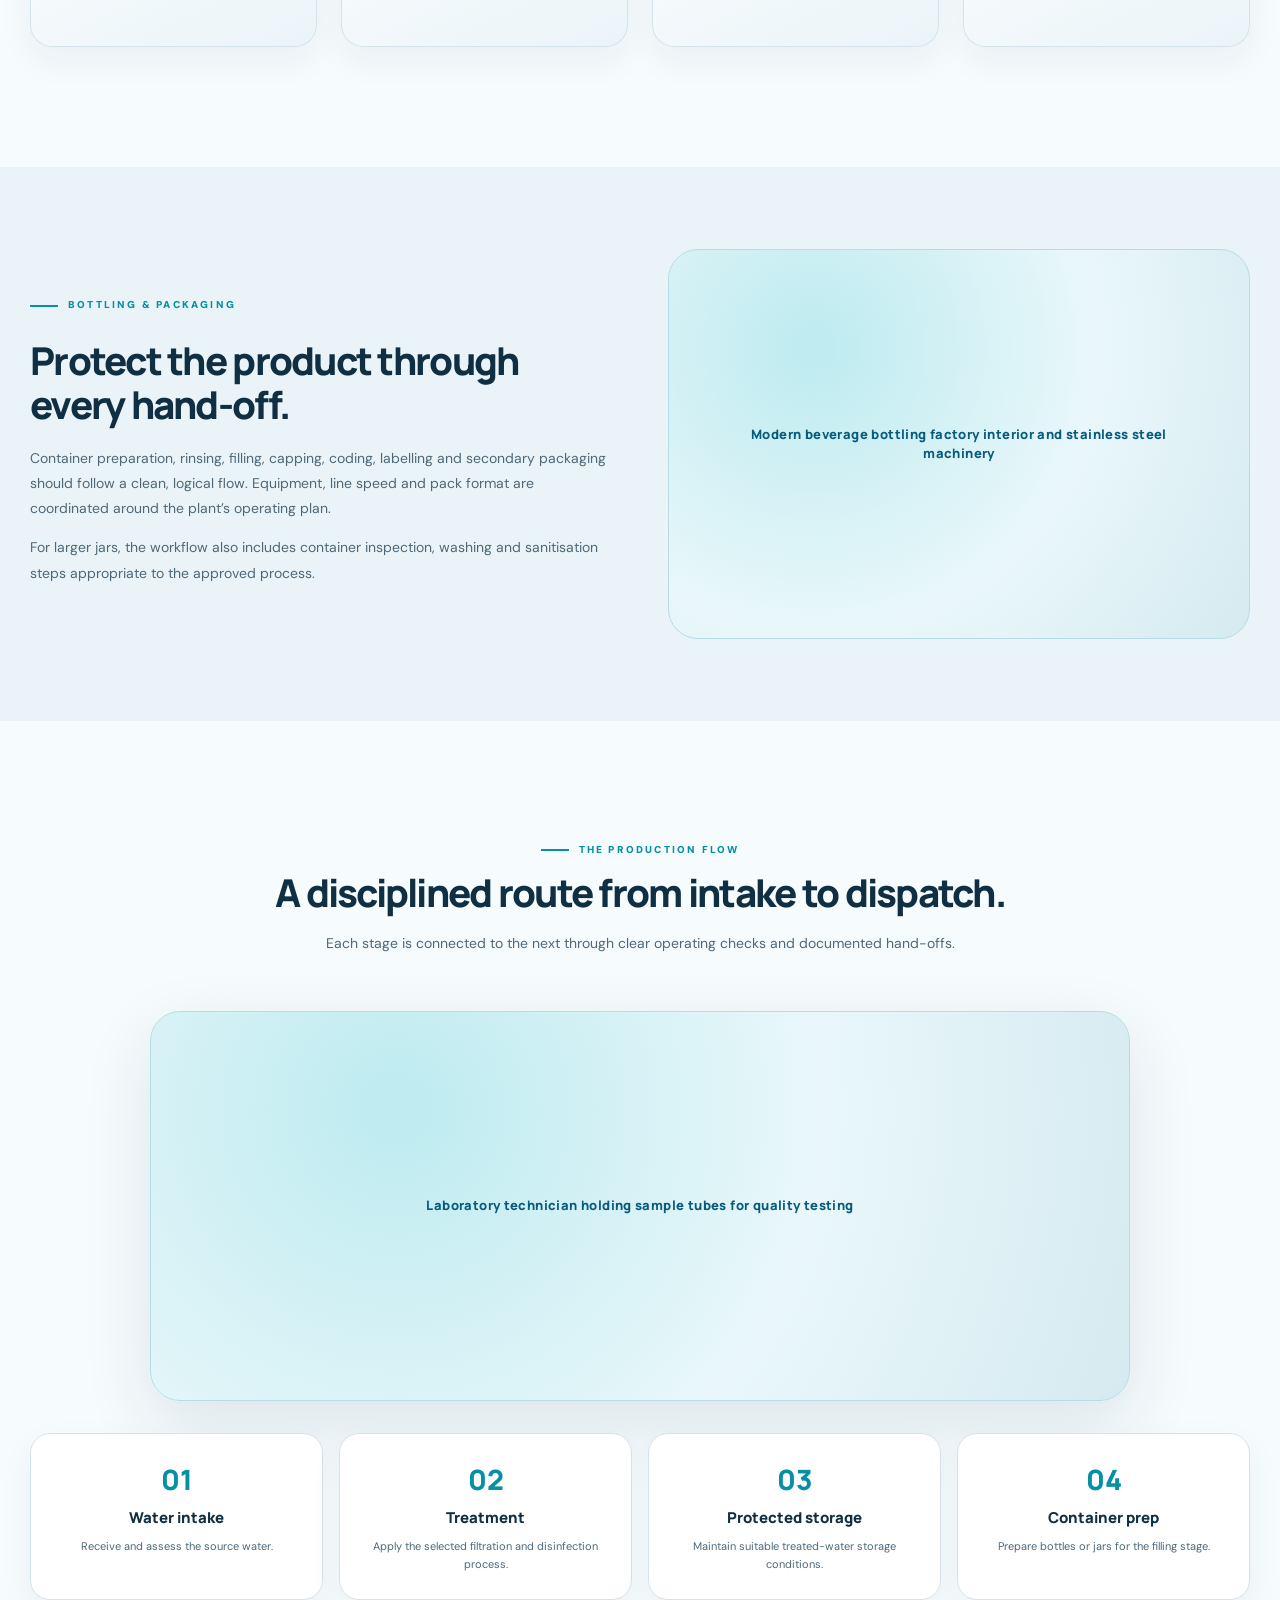
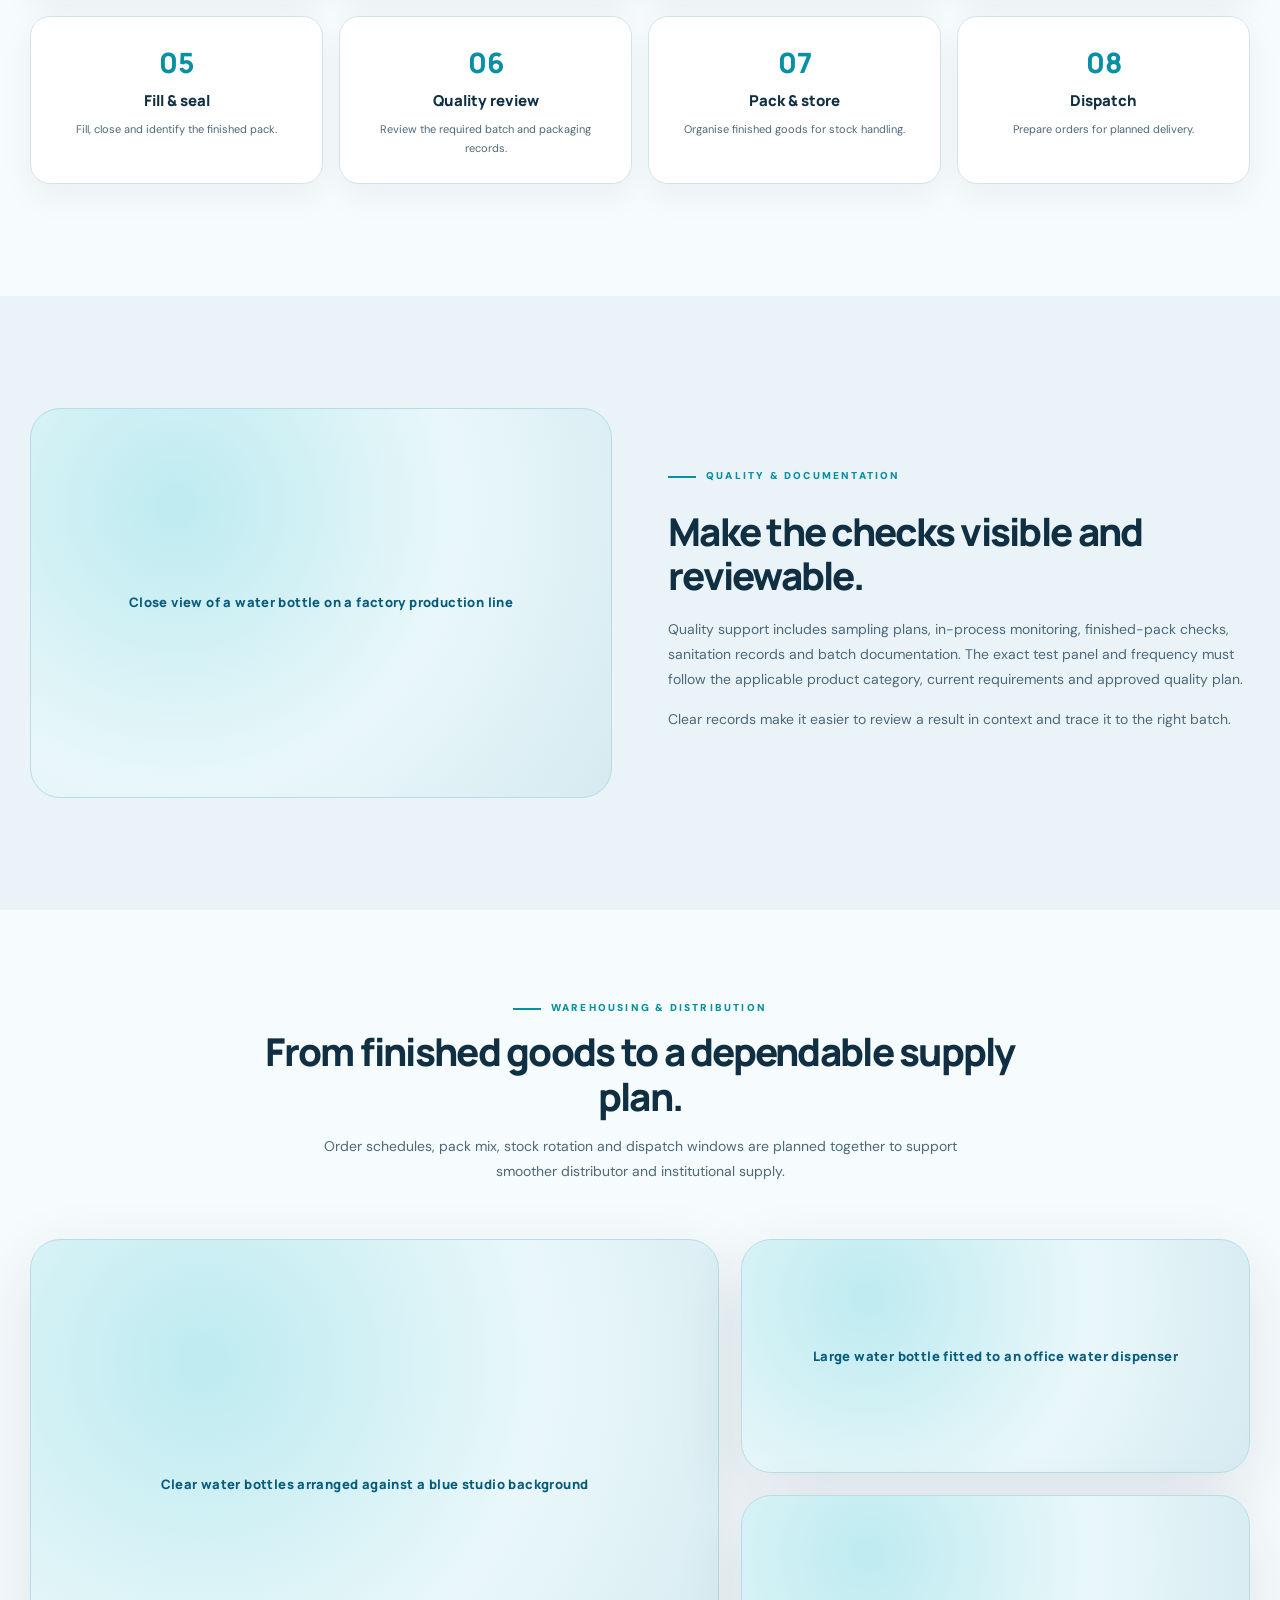
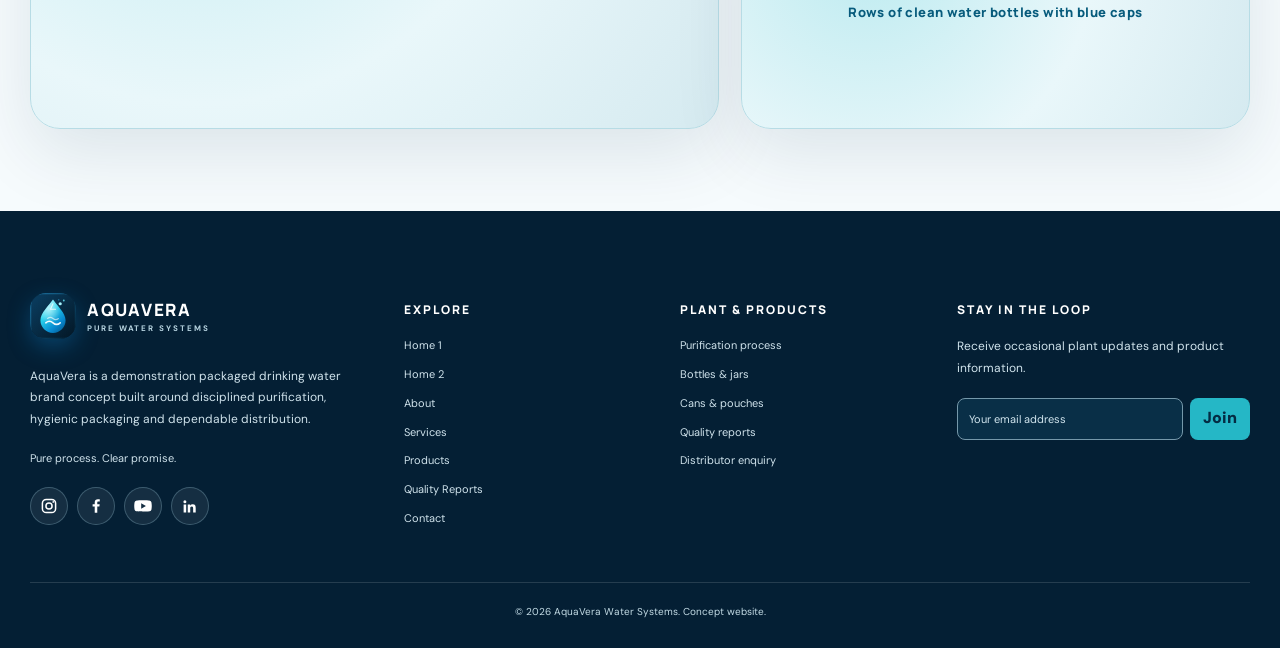
<file: services.html>
<!doctype html><html lang="en" dir="ltr" data-theme="light"><head>
<meta charset="utf-8"><meta name="viewport" content="width=device-width,initial-scale=1">
<title>Services | AquaVera</title><meta name="description" content="Explore water treatment planning, hygienic bottling, quality documentation and distribution support.">
<meta name="theme-color" content="#087bb8"><link rel="icon" href="assets/favicon.svg" type="image/svg+xml">
<link rel="preconnect" href="https://fonts.googleapis.com"><link rel="preconnect" href="https://fonts.gstatic.com" crossorigin>
<link rel="stylesheet" href="assets/style.css">
<script>try{let t=localStorage.getItem('aquavera-theme');if(t)document.documentElement.dataset.theme=t;let d=localStorage.getItem('aquavera-dir');if(d)document.documentElement.dir=d;}catch(e){}</script>
</head><body class="inner-page"><header class="site-header"><div class="container nav-wrap">
      <a class="brand" href="index.html" aria-label="AquaVera home"><span class="brand-mark"><span class="brand-drop"></span></span><span class="brand-name">AQUAVERA<small>PURE WATER SYSTEMS</small></span></a>
      <nav class="nav-links" aria-label="Main navigation"><a href="index.html" class="">Home 1</a><a href="home-2.html" class="">Home 2</a><a href="about.html" class="">About</a><a href="services.html" class="active">Services</a><a href="products.html" class="">Products</a><a href="quality.html" class="">Quality Reports</a><a href="contact.html" class="">Contact</a>
       <div class="mobile-tools"><button class="tool-btn theme-toggle" aria-label="Switch light or dark theme" title="Theme">◐</button><button class="tool-btn dir-toggle" aria-label="Switch RTL or LTR" title="RTL / LTR">⇄</button></div>
       <a class="mobile-nav-cta" href="contact.html#distributor">Become a distributor <span aria-hidden="true">↗</span></a>
      </nav>
      <div class="nav-tools"><button class="tool-btn theme-toggle" aria-label="Switch light or dark theme" title="Theme">◐</button><button class="tool-btn dir-toggle" aria-label="Switch RTL or LTR" title="RTL / LTR">⇄</button></div><a class="nav-cta" href="contact.html#distributor">Become a distributor <span>↗</span></a>
      
      <button class="menu-toggle" type="button" aria-label="Open navigation menu" aria-expanded="false"><span></span><span></span><span></span></button>
    </div></header><main class="inner-page"><section class="hero inner-hero" style="background-image:url('https://images.pexels.com/photos/18631424/pexels-photo-18631424.jpeg?cs=srgb&dl=pexels-vladimirsrajber-18631424.jpg&fm=jpg')"><div class="hero-content reveal"><span class="eyebrow">AQUAVERA SERVICES</span><h1>Every stage, thoughtfully connected.</h1><p>From source-water assessment to hygienic filling, quality routines and dispatch planning.</p><div class="breadcrumb">HOME / SERVICES</div></div></section>
<section class="section" id="treatment"><div class="container"><div class="section-head reveal"><span class="premium-kicker">TREATMENT SYSTEMS</span><h2>Water treatment, configured with purpose.</h2><p>Source-water analysis guides the selection and sequence of treatment stages. The right system is specific to the water profile, required output and finished-product specification.</p></div><div class="two-col"><div class="media-frame media-tall reveal"><img data-fallback src="https://images.pexels.com/photos/40800623/pexels-photo-40800623.jpeg?cs=srgb&dl=pexels-tu-n-nguy-n-van-2158117329-40800623.jpg&fm=jpg" alt="Production team working along a packaged water bottling line" loading="lazy"><div class="image-caption">Treatment and bottling equipment planned as one connected system.</div></div><div class="copy reveal"><h2>Start with the water. Then select the process.</h2><p>Depending on source-water characteristics, the treatment train may include pre-filtration, activated carbon, cartridge filtration, membrane treatment and validated disinfection. Not every plant needs an identical sequence.</p></div></div><div class="service-four-track" aria-label="Four connected service stages">
<article class="service-four-step"><div class="service-four-marker"><span>01</span></div><div class="service-four-copy"><span class="service-four-label">STEP ONE</span><h3>Assess the source</h3><p>Understand incoming water characteristics and the finished-product requirements.</p></div></article>
<article class="service-four-step"><div class="service-four-marker"><span>02</span></div><div class="service-four-copy"><span class="service-four-label">STEP TWO</span><h3>Configure treatment</h3><p>Choose a suitable treatment sequence based on the source-water profile.</p></div></article>
<article class="service-four-step"><div class="service-four-marker"><span>03</span></div><div class="service-four-copy"><span class="service-four-label">STEP THREE</span><h3>Protect every pack</h3><p>Coordinate hygienic container preparation, filling, sealing and handling.</p></div></article>
<article class="service-four-step"><div class="service-four-marker"><span>04</span></div><div class="service-four-copy"><span class="service-four-label">STEP FOUR</span><h3>Trace and deliver</h3><p>Keep quality checks and batch records connected through dispatch.</p></div></article>
</div></div></section>
<section class="section compact split-band"><div class="container"><div class="copy reveal"><span class="premium-kicker">BOTTLING & PACKAGING</span><h2>Protect the product through every hand-off.</h2><p>Container preparation, rinsing, filling, capping, coding, labelling and secondary packaging should follow a clean, logical flow. Equipment, line speed and pack format are coordinated around the plant’s operating plan.</p><p>For larger jars, the workflow also includes container inspection, washing and sanitisation steps appropriate to the approved process.</p></div><div class="media-frame media-wide reveal"><img data-fallback src="https://images.pexels.com/photos/38336747/pexels-photo-38336747.jpeg?cs=srgb&dl=pexels-biravencrow-38336747.jpg&fm=jpg" alt="Modern beverage bottling factory interior and stainless steel machinery" loading="lazy"></div></div></section>
<section class="section"><div class="container"><div class="section-head reveal"><span class="premium-kicker">THE PRODUCTION FLOW</span><h2>A disciplined route from intake to dispatch.</h2><p>Each stage is connected to the next through clear operating checks and documented hand-offs.</p></div><div class="media-frame media-wide reveal" style="max-width:980px;margin:0 auto 32px"><img data-fallback src="https://images.pexels.com/photos/9574557/pexels-photo-9574557.jpeg?cs=srgb&dl=pexels-tima-miroshnichenko-9574557.jpg&fm=jpg" alt="Laboratory technician holding sample tubes for quality testing" loading="lazy"></div><div class="service-steps"><article class="service-step reveal"><div class="number">01</div><h3>Water intake</h3><p>Receive and assess the source water.</p></article><article class="service-step reveal"><div class="number">02</div><h3>Treatment</h3><p>Apply the selected filtration and disinfection process.</p></article><article class="service-step reveal"><div class="number">03</div><h3>Protected storage</h3><p>Maintain suitable treated-water storage conditions.</p></article><article class="service-step reveal"><div class="number">04</div><h3>Container prep</h3><p>Prepare bottles or jars for the filling stage.</p></article><article class="service-step reveal"><div class="number">05</div><h3>Fill & seal</h3><p>Fill, close and identify the finished pack.</p></article><article class="service-step reveal"><div class="number">06</div><h3>Quality review</h3><p>Review the required batch and packaging records.</p></article><article class="service-step reveal"><div class="number">07</div><h3>Pack & store</h3><p>Organise finished goods for stock handling.</p></article><article class="service-step reveal"><div class="number">08</div><h3>Dispatch</h3><p>Prepare orders for planned delivery.</p></article></div></div></section>
<section class="section split-band"><div class="container"><div class="media-frame media-wide reveal"><img data-fallback src="https://images.pexels.com/photos/18631423/pexels-photo-18631423.jpeg?cs=srgb&dl=pexels-vladimirsrajber-18631423.jpg&fm=jpg" alt="Close view of a water bottle on a factory production line" loading="lazy"></div><div class="copy reveal"><span class="premium-kicker">QUALITY & DOCUMENTATION</span><h2>Make the checks visible and reviewable.</h2><p>Quality support includes sampling plans, in-process monitoring, finished-pack checks, sanitation records and batch documentation. The exact test panel and frequency must follow the applicable product category, current requirements and approved quality plan.</p><p>Clear records make it easier to review a result in context and trace it to the right batch.</p></div></div></section>
<section class="section compact"><div class="container"><div class="section-head reveal"><span class="premium-kicker">WAREHOUSING & DISTRIBUTION</span><h2>From finished goods to a dependable supply plan.</h2><p>Order schedules, pack mix, stock rotation and dispatch windows are planned together to support smoother distributor and institutional supply.</p></div><div class="story-photo-grid"><div class="media-frame photo-main reveal"><img data-fallback src="https://images.pexels.com/photos/11860562/pexels-photo-11860562.jpeg?cs=srgb&dl=pexels-nerea-arance-205949445-11860562.jpg&fm=jpg" alt="Clear water bottles arranged against a blue studio background" loading="lazy"></div><div class="photo-side"><div class="media-frame reveal"><img data-fallback src="https://images.pexels.com/photos/6812505/pexels-photo-6812505.jpeg?cs=srgb&dl=pexels-pavel-danilyuk-6812505.jpg&fm=jpg" alt="Large water bottle fitted to an office water dispenser" loading="lazy"></div><div class="media-frame reveal"><img data-fallback src="https://images.pexels.com/photos/10376368/pexels-photo-10376368.jpeg?cs=srgb&dl=pexels-jan-van-der-wolf-11680885-10376368.jpg&fm=jpg" alt="Rows of clean water bottles with blue caps" loading="lazy"></div></div></div></div></section></main><footer class="footer"><div class="container">
     <div class="footer-grid">
      <div><a class="brand" href="index.html" aria-label="AquaVera home"><span class="brand-mark"><span class="brand-drop"></span></span><span class="brand-name">AQUAVERA<small>PURE WATER SYSTEMS</small></span></a><p class="footer-intro">AquaVera is a demonstration packaged drinking water brand concept built around disciplined purification, hygienic packaging and dependable distribution.</p><div class="footer-links"><span>Pure process. Clear promise.</span></div><div class="footer-social" aria-label="Social media links">
<a class="social-btn" href="https://www.instagram.com/" target="_blank" rel="noopener noreferrer" aria-label="Instagram"><svg viewBox="0 0 24 24" aria-hidden="true"><rect x="3.2" y="3.2" width="17.6" height="17.6" rx="5.2" fill="none" stroke="currentColor" stroke-width="2"/><circle cx="12" cy="12" r="4.1" fill="none" stroke="currentColor" stroke-width="2"/><circle cx="17.7" cy="6.6" r="1.2" fill="currentColor"/></svg></a>
<a class="social-btn" href="https://www.facebook.com/" target="_blank" rel="noopener noreferrer" aria-label="Facebook"><svg viewBox="0 0 24 24" aria-hidden="true"><path fill="currentColor" d="M13.7 21v-8.2h2.8l.4-3.2h-3.2V7.5c0-.9.3-1.6 1.6-1.6H17V3.1c-.3 0-1.3-.1-2.5-.1-2.5 0-4.2 1.5-4.2 4.3v2.3H7.5v3.2h2.8V21z"/></svg></a>
<a class="social-btn" href="https://www.youtube.com/" target="_blank" rel="noopener noreferrer" aria-label="YouTube"><svg viewBox="0 0 24 24" aria-hidden="true"><path fill="currentColor" d="M23.2 7a3 3 0 0 0-2.1-2.1C19.2 4.4 12 4.4 12 4.4s-7.2 0-9.1.5A3 3 0 0 0 .8 7 31 31 0 0 0 .3 12a31 31 0 0 0 .5 5 3 3 0 0 0 2.1 2.1c1.9.5 9.1.5 9.1.5s7.2 0 9.1-.5a3 3 0 0 0 2.1-2.1 31 31 0 0 0 .5-5 31 31 0 0 0-.5-5ZM9.6 15.7V8.3l6.3 3.7z"/></svg></a>
<a class="social-btn" href="https://www.linkedin.com/" target="_blank" rel="noopener noreferrer" aria-label="LinkedIn"><svg viewBox="0 0 24 24" aria-hidden="true"><path fill="currentColor" d="M5.2 8.4a2 2 0 1 0 0-4 2 2 0 0 0 0 4ZM3.5 10h3.4v10.5H3.5zm5.5 0h3.3v1.4h.1a3.6 3.6 0 0 1 3.2-1.7c3.4 0 4 2.2 4 5v5.8h-3.4v-5.1c0-1.2 0-2.8-1.8-2.8s-2.1 1.3-2.1 2.7v5.2H9z"/></svg></a>
</div></div>
      <div><h3>Explore</h3><div class="footer-links"><a href="index.html">Home 1</a><a href="home-2.html">Home 2</a><a href="about.html">About</a><a href="services.html">Services</a><a href="products.html">Products</a><a href="quality.html">Quality Reports</a><a href="contact.html">Contact</a></div></div>
      <div><h3>Plant & Products</h3><div class="footer-links"><a href="services.html">Purification process</a><a href="products.html">Bottles & jars</a><a href="products.html">Cans & pouches</a><a href="quality.html">Quality reports</a><a href="contact.html#distributor">Distributor enquiry</a></div></div>
      <div><h3>Stay in the loop</h3><p class="footer-intro">Receive occasional plant updates and product information.</p><form class="footer-newsletter"><input type="email" required placeholder="Your email address" aria-label="Your email address"><button type="submit">Join</button></form><p class="form-feedback" aria-live="polite"></p></div>
     </div><div class="footer-bottom"><span>© 2026 AquaVera Water Systems. Concept website.</span></div>
    </div></footer><a href="#" class="back-top" aria-label="Back to top">↑</a><script src="assets/app.js"></script></body></html>
</file>
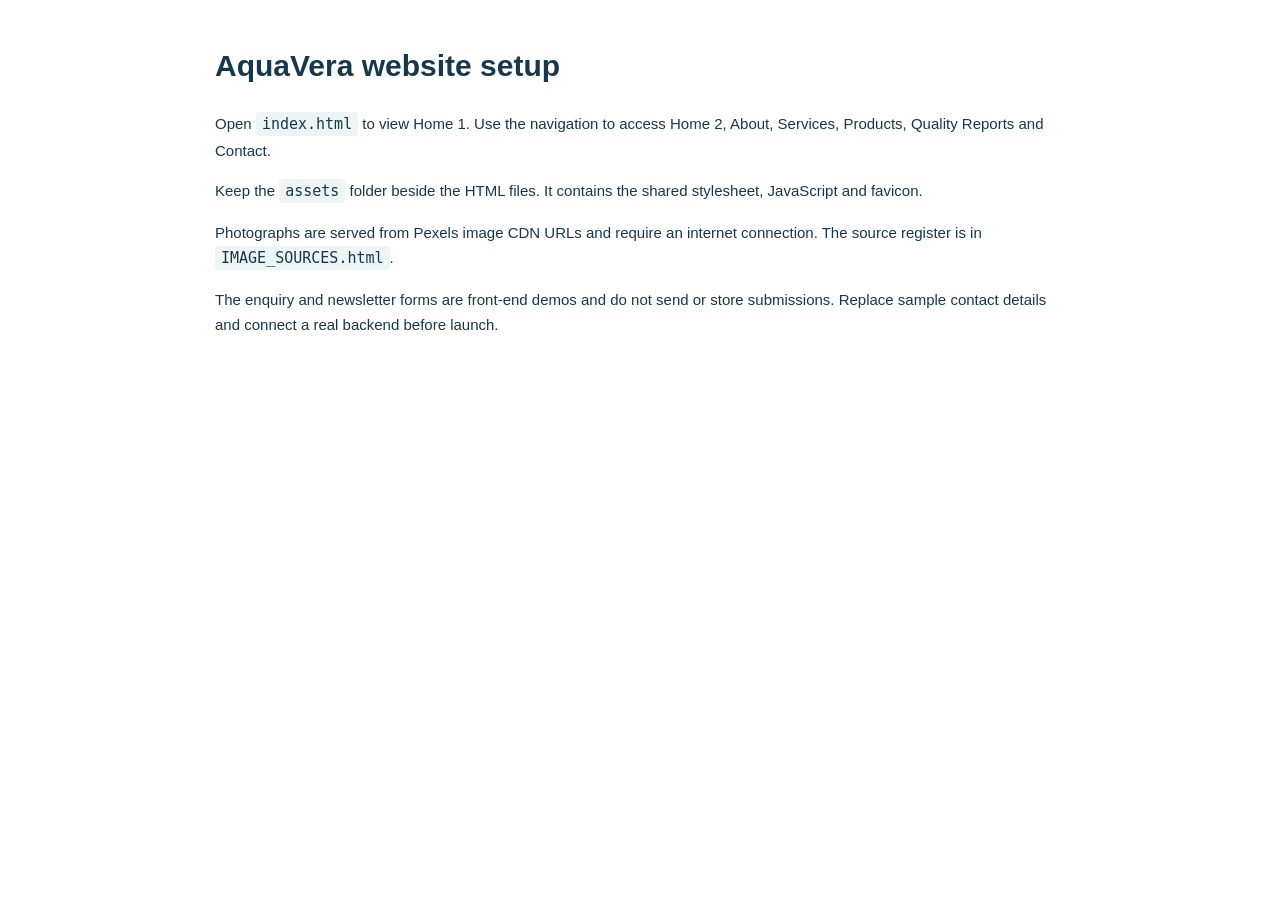
<file: SETUP.html>
<!doctype html><html lang="en"><head><meta charset="utf-8"><meta name="viewport" content="width=device-width,initial-scale=1"><title>AquaVera Setup</title><style>body{font:15px/1.7 Arial,sans-serif;max-width:850px;margin:40px auto;padding:0 20px;color:#17384c}code{background:#eef5f7;padding:3px 6px;border-radius:4px}</style></head><body><h1>AquaVera website setup</h1><p>Open <code>index.html</code> to view Home 1. Use the navigation to access Home 2, About, Services, Products, Quality Reports and Contact.</p><p>Keep the <code>assets</code> folder beside the HTML files. It contains the shared stylesheet, JavaScript and favicon.</p><p>Photographs are served from Pexels image CDN URLs and require an internet connection. The source register is in <code>IMAGE_SOURCES.html</code>.</p><p>The enquiry and newsletter forms are front-end demos and do not send or store submissions. Replace sample contact details and connect a real backend before launch.</p></body></html>
</file>
<file: assets/style.css>
@import url('https://fonts.googleapis.com/css2?family=DM+Sans:wght@400;500;600;700&family=Manrope:wght@400;500;600;700;800&display=swap');
:root{
 --bg:#f4f9fc;--surface:#fff;--surface-2:#eaf3f8;--text:#102c3e;--muted:#597385;--line:#d6e4eb;
 --blue:#087bb8;--blue-2:#075b8d;--aqua:#1ab8c8;--mint:#b8f2e9;--nav:#ffffffeb;--shadow:0 18px 50px rgba(12,57,81,.10);
 --inner-hero-height-desktop:300px;--inner-hero-height-tablet:260px;--inner-hero-height-mobile:220px;
 --radius:22px;--container:1180px
}
html[data-theme="dark"]{
 --bg:#071c2b;--surface:#0d2a3d;--surface-2:#12354a;--text:#edf8fc;--muted:#a8c2d0;--line:#24485d;
 --blue:#39bce5;--blue-2:#8bdcf1;--aqua:#53d5dc;--mint:#163d4b;--nav:#092438f2;--shadow:0 18px 55px rgba(0,0,0,.28)
}
*{box-sizing:border-box}
html{scroll-behavior:smooth;scroll-padding-top:92px}
body{margin:0;background:var(--bg);color:var(--text);font-family:"DM Sans",sans-serif;line-height:1.65;transition:background .25s,color .25s;overflow-x:hidden}
body,button,input,textarea,select{font-family:"DM Sans",sans-serif}
img{display:block;max-width:100%}
a{color:inherit;text-decoration:none}
button{font:inherit}
.container{width:min(var(--container),calc(100% - 48px));margin-inline:auto}
.site-header{position:sticky;top:0;z-index:1000;background:var(--nav);backdrop-filter:blur(18px);border-bottom:1px solid var(--line);transition:background .3s,box-shadow .3s,border-color .3s}
.site-header.scrolled{background:color-mix(in srgb,var(--nav) 92%,transparent);box-shadow:0 10px 30px rgba(3,27,45,.14);border-bottom-color:color-mix(in srgb,var(--line) 75%,var(--aqua))}
.nav-wrap{height:82px;display:flex;align-items:center;justify-content:space-between;gap:24px}
.brand{display:inline-flex;align-items:center;gap:11px;min-width:190px}
.brand-mark{width:42px;height:42px;border-radius:14px;background:linear-gradient(145deg,#0a8dc4,#063b63);display:grid;place-items:center;position:relative;box-shadow:inset 0 2px 3px #ffffff66,0 7px 18px #087bb833}
.brand-drop{width:18px;height:23px;background:linear-gradient(145deg,#8af2ef,#14b8cb);border-radius:70% 35% 65% 35%;transform:rotate(45deg);box-shadow:inset -2px -2px 4px #087bb866}
.brand-name{font:800 16px/1 "Manrope",sans-serif;letter-spacing:.08em;color:var(--text)}
.brand-name small{display:block;margin-top:6px;font:700 8px/1 "DM Sans",sans-serif;letter-spacing:.24em;color:var(--muted)}
.nav-links{display:flex;align-items:center;justify-content:center;gap:clamp(13px,2vw,27px);flex:1}
.nav-links a{font-size:12px;font-weight:700;color:var(--muted);white-space:nowrap;position:relative;padding:10px 0}
.nav-links a:hover,.nav-links a.active{color:var(--blue)}
.nav-links a.active:after{content:"";height:2px;background:var(--aqua);position:absolute;bottom:2px;left:0;right:0;border-radius:2px}
.nav-tools{display:flex;align-items:center;gap:8px}
.tool-btn{border:1px solid var(--line);background:var(--surface);color:var(--text);width:38px;height:38px;border-radius:50%;display:grid;place-items:center;cursor:pointer;transition:.2s}
.tool-btn:hover{border-color:var(--aqua);color:var(--blue);transform:translateY(-2px)}
.nav-cta,.btn{display:inline-flex;align-items:center;justify-content:center;gap:9px;border:0;border-radius:999px;padding:13px 21px;background:var(--blue);color:#fff;font-size:12px;font-weight:800;letter-spacing:.02em;cursor:pointer;transition:transform .22s,box-shadow .22s,background .22s}
.nav-cta:hover,.btn:hover{transform:translateY(-3px);box-shadow:0 12px 25px #087bb833;background:var(--blue-2)}
.btn-outline{background:transparent;color:var(--blue);border:1px solid var(--blue)}
.btn-outline:hover{color:#fff}
.menu-toggle{display:none;width:42px;height:42px;border:1px solid var(--line);background:var(--surface);border-radius:12px;cursor:pointer;align-items:center;justify-content:center;flex-direction:column;gap:5px}
.menu-toggle span{width:18px;height:2px;background:var(--text);border-radius:2px;transition:.2s}
.menu-toggle[aria-expanded="true"] span:first-child{transform:translateY(7px) rotate(45deg)}
.menu-toggle[aria-expanded="true"] span:nth-child(2){opacity:0}
.menu-toggle[aria-expanded="true"] span:last-child{transform:translateY(-7px) rotate(-45deg)}
.mobile-tools{display:none}
.hero{position:relative;isolation:isolate;display:grid;place-items:center;text-align:center;overflow:hidden;background:#073b5a;color:#fff}
.home-hero{min-height:650px;padding:100px 0;background-size:cover;background-position:center}
.home-hero:before,.inner-hero:before{content:"";position:absolute;inset:0;z-index:-1;background:linear-gradient(90deg,rgba(3,30,48,.82),rgba(4,50,76,.55),rgba(2,35,55,.72))}
.home-hero:after{content:"";position:absolute;inset:0;z-index:-1;background:radial-gradient(circle at 50% 15%,#51d7dc33,transparent 42%)}
.hero-content{width:min(900px,calc(100% - 36px));margin:auto;text-align:center}
.eyebrow{display:inline-flex;align-items:center;gap:9px;text-transform:uppercase;letter-spacing:.22em;font-size:10px;font-weight:900;color:var(--aqua)}
.hero .eyebrow{color:#9cf2ed}
.hero h1{font:800 clamp(42px,6vw,76px)/1.08 "Manrope",sans-serif;letter-spacing:-.055em;margin:20px auto 18px;max-width:900px;color:#fff;text-align:center}
.hero h1 span{color:#9af0e9}
.hero p{max-width:680px;margin:0 auto 28px;color:#e4f5fa;font-size:16px;line-height:1.8;text-align:center}
.hero-actions{display:flex;justify-content:center;align-items:center;gap:12px;flex-wrap:wrap}
.hero .btn-outline{color:#fff;border-color:#ffffffa8}
.hero .btn-outline:hover{background:#ffffff22}
.hero-note{margin:36px auto 0;color:#d5eff6;font-size:10px;letter-spacing:.12em;text-transform:uppercase}
.hero-note b{color:#9af0e9}
.inner-hero{height:var(--inner-hero-height-desktop);min-height:var(--inner-hero-height-desktop);padding:25px 0;background-size:cover;background-position:center;display:grid;place-items:center;text-align:center;position:relative;isolation:isolate;color:#fff}
.inner-hero:before{background:linear-gradient(90deg,rgba(2,27,43,.84),rgba(2,50,76,.66),rgba(2,27,43,.84))}
.inner-hero .hero-content{width:min(850px,calc(100% - 36px))}
.inner-hero h1{font:800 clamp(34px,4.4vw,54px)/1.12 "Manrope",sans-serif;margin:8px auto 9px;color:#fff;text-align:center;letter-spacing:-.04em}
.inner-hero p{font-size:13px;color:#e2f5fa;margin:0 auto;max-width:650px}
.breadcrumb{font-size:10px;letter-spacing:.12em;text-transform:uppercase;color:#bdebf0;margin-top:14px}
section{scroll-margin-top:90px}
.section{padding:100px 0;position:relative}
.section.compact{padding:76px 0}
.section-head{text-align:center;max-width:760px;margin:0 auto 46px}
.section-head .eyebrow{margin-bottom:13px}
.section-head h2{font:800 clamp(30px,4vw,48px)/1.16 "Manrope",sans-serif;letter-spacing:-.045em;margin:0 auto 15px;text-align:center;color:var(--text)}
.section-head p{color:var(--muted);font-size:14px;margin:0 auto;text-align:center;max-width:650px}
.center{text-align:center}
.grid{display:grid;gap:24px}
.two-col{display:grid;grid-template-columns:1fr 1fr;gap:60px;align-items:center}
.media-frame{position:relative;border-radius:var(--radius);overflow:hidden;background:linear-gradient(135deg,#cceef1,#eaf5fa);box-shadow:var(--shadow)}
.media-frame img{width:100%;height:100%;object-fit:cover;transition:transform .7s}
.media-frame:hover img{transform:scale(1.045)}
.media-tall{height:510px}
.media-wide{height:360px}
.media-small{height:250px}
.image-caption{position:absolute;left:16px;right:16px;bottom:16px;background:#052f49d9;color:#fff;border-radius:12px;padding:13px 16px;font-size:11px;backdrop-filter:blur(8px)}
.copy{text-align:left}
.copy h2{font:800 clamp(30px,3.6vw,45px)/1.16 "Manrope",sans-serif;letter-spacing:-.045em;margin:12px 0 18px;text-align:left}
.copy p{color:var(--muted);font-size:14px;line-height:1.85;text-align:left}
.copy .actions{display:flex;justify-content:flex-start;gap:12px;flex-wrap:wrap;margin-top:24px}
.stat-strip{background:var(--surface);border-block:1px solid var(--line);padding:28px 0}
.stats{display:grid;grid-template-columns:repeat(4,1fr);gap:20px}
.stat{text-align:center;padding:12px}
.stat strong{display:block;font:800 32px/1.2 "Manrope",sans-serif;color:var(--blue)}
.stat span{display:block;color:var(--muted);font-size:10px;font-weight:800;letter-spacing:.13em;text-transform:uppercase;margin-top:7px}
.feature-grid{grid-template-columns:repeat(3,1fr)}
.feature-card{background:var(--surface);border:1px solid var(--line);border-radius:18px;overflow:hidden;box-shadow:var(--shadow);transition:transform .25s,border-color .25s}
.feature-card:hover{transform:translateY(-7px);border-color:var(--aqua)}
.feature-card .card-image{height:210px;overflow:hidden;background:var(--surface-2)}
.feature-card .card-image img{width:100%;height:100%;object-fit:cover;transition:transform .6s}
.feature-card:hover .card-image img{transform:scale(1.05)}
.card-body{padding:24px}
.card-body .index{font-size:10px;color:var(--blue);letter-spacing:.14em;font-weight:900}
.card-body h3{font:800 20px/1.25 "Manrope",sans-serif;margin:8px 0 10px;text-align:center}
.card-body p{color:var(--muted);font-size:12px;line-height:1.8;text-align:center;margin:0}
.text-link{display:inline-flex;align-items:center;justify-content:center;gap:8px;color:var(--blue);font-size:11px;font-weight:900;margin-top:16px}
.text-link:hover{color:var(--aqua)}
.process-grid{display:grid;grid-template-columns:repeat(4,1fr);gap:16px}
.process-card{padding:24px 18px;border:1px solid var(--line);border-radius:16px;background:var(--surface);text-align:center;position:relative;overflow:hidden}
.process-card:before{content:"";position:absolute;inset:0 auto 0 0;width:3px;background:linear-gradient(var(--aqua),var(--blue));opacity:.7}
.process-card .step{width:42px;height:42px;border-radius:50%;display:grid;place-items:center;background:var(--surface-2);color:var(--blue);font:800 13px "Manrope";margin:0 auto 14px}
.process-card h3{font:800 15px "Manrope";margin:0 0 8px;text-align:center}
.process-card p{font-size:11px;color:var(--muted);margin:0;text-align:center}
.split-band{background:var(--surface-2);overflow:hidden}
.split-band .container{display:grid;grid-template-columns:1fr 1fr;align-items:center;gap:56px}
.split-band .media-frame{border-radius:0 100px 0 0;box-shadow:none}
.split-band .copy{padding:30px 0}
.quote-band{background:linear-gradient(120deg,#063b5c,#087bb8);color:white;padding:74px 0;text-align:center;position:relative;overflow:hidden}
.quote-band h2{color:white;font:800 clamp(30px,4vw,48px)/1.15 "Manrope";margin:0 auto 15px;text-align:center}
.quote-band p{color:#d8f1f7;max-width:640px;margin:0 auto 24px;text-align:center}
.quote-band .btn{background:#fff;color:#075b8d}
.quote-band .eyebrow{color:#9af0e9}
.timeline{max-width:850px;margin:auto;display:grid;gap:0}
.timeline-item{display:grid;grid-template-columns:120px 1fr;gap:25px;padding:22px 0;border-bottom:1px solid var(--line);align-items:start}
.timeline-item time{font:800 18px "Manrope";color:var(--blue);text-align:center}
.timeline-item h3{margin:0 0 5px;font:800 17px "Manrope";text-align:center}
.timeline-item p{margin:0;color:var(--muted);font-size:12px;text-align:center}
.product-grid{display:grid;grid-template-columns:repeat(3,1fr);gap:22px}
.product-card{border:1px solid var(--line);border-radius:20px;background:var(--surface);overflow:hidden;box-shadow:var(--shadow)}
.product-card img{width:100%;height:245px;object-fit:cover;background:var(--surface-2)}
.product-card .card-body{padding:23px;text-align:center}
.product-tag{display:inline-block;background:var(--surface-2);color:var(--blue);border-radius:50px;padding:5px 11px;font-size:9px;font-weight:900;letter-spacing:.1em;text-transform:uppercase}
.product-card h3{text-align:center;font:800 21px "Manrope";margin:12px 0 6px}
.product-card p{text-align:center;color:var(--muted);font-size:12px;margin:0}
.product-specs{display:flex;justify-content:center;gap:9px;flex-wrap:wrap;margin:15px 0}
.product-specs span{font-size:10px;padding:6px 10px;border-radius:40px;background:var(--surface-2);color:var(--muted)}
.value-grid{display:grid;grid-template-columns:repeat(3,1fr);gap:18px}
.value-card{padding:26px;border:1px solid var(--line);border-radius:16px;background:var(--surface);text-align:center}
.value-icon{width:48px;height:48px;border-radius:15px;background:var(--surface-2);color:var(--blue);display:grid;place-items:center;font-size:22px;margin:0 auto 15px}
.value-card h3{font:800 17px "Manrope";text-align:center;margin:0 0 8px}
.value-card p{font-size:12px;color:var(--muted);text-align:center;margin:0}
.quality-list{display:grid;grid-template-columns:1fr 1fr;gap:16px}
.quality-item{display:flex;gap:15px;padding:20px;border-radius:14px;background:var(--surface);border:1px solid var(--line);align-items:flex-start}
.quality-item .tick{flex:0 0 28px;height:28px;border-radius:50%;background:#d6f8f0;color:#087b69;display:grid;place-items:center;font-weight:900}
.quality-item h3{font:800 14px "Manrope";margin:0 0 4px;text-align:start}
.quality-item p{font-size:11px;color:var(--muted);margin:0}
.report-table-wrap{overflow-x:auto;border:1px solid var(--line);border-radius:16px;background:var(--surface);box-shadow:var(--shadow)}
.report-table{width:100%;border-collapse:collapse;min-width:680px}
.report-table th,.report-table td{padding:16px 18px;text-align:center;border-bottom:1px solid var(--line);font-size:12px}
.report-table th{background:var(--surface-2);color:var(--text);font-size:10px;letter-spacing:.1em;text-transform:uppercase}
.report-table td{color:var(--muted)}
.status{display:inline-flex;padding:5px 10px;border-radius:40px;background:#d9f8ed;color:#08745f;font-size:9px;font-weight:900}
.report-note{margin-top:15px;color:var(--muted);font-size:11px;text-align:center}
.form-card{background:var(--surface);border:1px solid var(--line);border-radius:22px;padding:32px;box-shadow:var(--shadow)}
.form-grid{display:grid;grid-template-columns:1fr 1fr;gap:17px}
.field{display:flex;flex-direction:column;gap:7px}
.field.full{grid-column:1/-1}
.field label{font-size:11px;font-weight:800;color:var(--text);text-align:start}
.field input,.field textarea,.field select{width:100%;padding:14px 15px;border:1px solid var(--line);border-radius:10px;background:var(--bg);color:var(--text);outline:none;font-size:12px}
.field input:focus,.field textarea:focus,.field select:focus{border-color:var(--blue);box-shadow:0 0 0 3px #1ab8c822}
.field textarea{min-height:130px;resize:vertical}
.field input::placeholder,.field textarea::placeholder{color:var(--muted);opacity:.85}
.form-feedback{font-size:12px;color:var(--blue);margin-top:14px;min-height:20px;text-align:center}
.contact-grid{display:grid;grid-template-columns:repeat(3,1fr);gap:18px}
.contact-card{padding:26px 20px;background:var(--surface);border:1px solid var(--line);border-radius:16px;text-align:center}
.contact-card .value-icon{margin-bottom:12px}
.contact-card h3{font:800 15px "Manrope";text-align:center;margin:0 0 7px}
.contact-card p,.contact-card a{font-size:12px;color:var(--muted);margin:0;text-align:center;overflow-wrap:anywhere}
.map-frame{width:100%;height:380px;border:0;border-radius:20px;filter:grayscale(.12) saturate(.85);box-shadow:var(--shadow)}
.faq-list{max-width:850px;margin:auto;display:grid;gap:12px}
.faq-item{border:1px solid var(--line);border-radius:14px;background:var(--surface);overflow:hidden}
.faq-question{width:100%;display:flex;justify-content:space-between;align-items:center;gap:15px;padding:18px 20px;border:0;background:transparent;color:var(--text);font-weight:800;font-size:13px;text-align:start;cursor:pointer}
.faq-answer{display:none;padding:0 20px 18px;color:var(--muted);font-size:12px}
.faq-item.open .faq-answer{display:block}
.footer{background:#062a42;color:#e8f6fb;padding:70px 0 24px}
.footer-grid{display:grid;grid-template-columns:1.4fr 1fr 1fr 1.2fr;gap:35px}
.footer .brand-name{color:#fff}.footer .brand-name small{color:#a8c8d8}
.footer-intro{color:#b6d1dd;font-size:12px;max-width:300px;margin:18px 0}
.footer h3{font:800 12px "Manrope";letter-spacing:.1em;text-transform:uppercase;color:#fff;margin:8px 0 18px;text-align:center}
.footer-links{display:grid;gap:10px;text-align:center}
.footer-links a,.footer-links span{font-size:11px;color:#b6d1dd}
.footer-links a:hover{color:#70e3e3}
.footer-newsletter{display:flex;gap:7px;margin-top:12px}
.footer-newsletter input{min-width:0;width:100%;padding:11px;border-radius:8px;border:1px solid #527487;background:#0b3a56;color:white;font-size:11px}
.footer-newsletter button{border:0;border-radius:8px;background:#25b7c6;color:#042c43;font-weight:900;padding:0 13px;cursor:pointer}
.footer-bottom{border-top:1px solid #ffffff22;margin-top:48px;padding-top:20px;display:flex;justify-content:space-between;gap:12px;flex-wrap:wrap;color:#a9c5d2;font-size:10px;text-align:center}
.back-top{position:fixed;bottom:22px;inset-inline-end:22px;width:42px;height:42px;border-radius:50%;background:var(--blue);color:white;display:grid;place-items:center;box-shadow:var(--shadow);opacity:0;pointer-events:none;transform:translateY(8px);transition:.25s;z-index:800}
.back-top.visible{opacity:1;pointer-events:auto;transform:none}
.reveal{opacity:0;transform:translateY(22px);transition:opacity .65s,transform .65s}
.reveal.in-view{opacity:1;transform:none}
.modal{position:fixed;inset:0;background:#001a2bbd;display:none;place-items:center;padding:20px;z-index:2000}
.modal.open{display:grid}
.modal-box{max-width:520px;width:100%;background:var(--surface);color:var(--text);padding:30px;border-radius:20px;box-shadow:var(--shadow);text-align:center}
.modal-box h3{text-align:center;font:800 22px "Manrope"}
.modal-box p{font-size:13px;color:var(--muted)}
.modal-close{border:0;background:var(--surface-2);color:var(--text);border-radius:50%;width:35px;height:35px;cursor:pointer;float:inline-end}
html[dir="rtl"] body{text-align:right}
html[dir="rtl"] .section-head,html[dir="rtl"] .hero-content,html[dir="rtl"] .hero h1,html[dir="rtl"] .hero p,html[dir="rtl"] .section-head h2,html[dir="rtl"] .section-head p,html[dir="rtl"] .card-body h3,html[dir="rtl"] .card-body p,html[dir="rtl"] .product-card h3,html[dir="rtl"] .product-card p,html[dir="rtl"] .value-card h3,html[dir="rtl"] .value-card p,html[dir="rtl"] .contact-card h3,html[dir="rtl"] .contact-card p{text-align:center}
html[dir="rtl"] .copy,html[dir="rtl"] .copy h2,html[dir="rtl"] .copy p{text-align:right;margin-inline:0}
html[dir="rtl"] .copy .actions{justify-content:flex-start}
html[dir="rtl"] .nav-links{direction:rtl}
html[dir="rtl"] .footer-links{text-align:center}
html[dir="rtl"] .footer-newsletter{direction:rtl}
@media(max-width:1050px){
 .nav-links{gap:13px}.nav-links a{font-size:11px}.nav-cta{padding:11px 15px}
 .two-col{gap:35px}.feature-grid{grid-template-columns:repeat(2,1fr)}.process-grid{grid-template-columns:repeat(2,1fr)}
 .footer-grid{grid-template-columns:repeat(2,1fr)}
}
@media(max-width:820px){
 .nav-wrap{height:72px}.nav-links{display:none}
 .nav-tools{display:none}
 .menu-toggle{display:flex}
 .nav-wrap.menu-open{position:relative}
 .nav-links.mobile-open{display:flex;position:absolute;top:72px;left:0;right:0;background:var(--surface);border:1px solid var(--line);box-shadow:var(--shadow);padding:20px 24px 12px;flex-direction:column;align-items:stretch;gap:0;max-height:calc(100vh - 80px);overflow:auto}
 .nav-links.mobile-open a{text-align:center;padding:13px}
 .mobile-tools{display:flex;justify-content:center;gap:10px;padding:16px 0;border-top:1px solid var(--line);margin-top:10px}
 .mobile-tools .tool-btn{width:44px;height:44px;font-size:17px}
 .nav-wrap.mobile-menu-open .nav-cta{display:none}
 .home-hero{min-height:590px}
 .inner-hero{height:var(--inner-hero-height-tablet);min-height:var(--inner-hero-height-tablet)}
 .two-col{grid-template-columns:1fr;gap:28px}
 .media-tall{height:380px}.media-wide{height:300px}
 .product-grid,.contact-grid{grid-template-columns:repeat(2,1fr)}
 .value-grid{grid-template-columns:repeat(2,1fr)}
}
@media(max-width:560px){
 .container{width:min(var(--container),calc(100% - 34px))}
 .home-hero{min-height:610px;padding:78px 0}
 .hero h1{font-size:clamp(39px,11vw,52px)}
 .hero p{font-size:13px}
 .inner-hero{height:var(--inner-hero-height-mobile);min-height:var(--inner-hero-height-mobile)}
 .inner-hero h1{font-size:34px}
 .section{padding:72px 0}.section.compact{padding:58px 0}
 .section-head{margin-bottom:30px}
 .feature-grid,.product-grid,.contact-grid,.value-grid,.quality-list,.stats{grid-template-columns:1fr}
 .process-grid{grid-template-columns:1fr 1fr;gap:10px}
 .process-card{padding:18px 12px}
 .media-tall{height:300px}.media-wide{height:245px}.media-small{height:210px}
 .split-band .container{grid-template-columns:1fr;gap:20px}
 .split-band .media-frame{border-radius:18px}
 .timeline-item{grid-template-columns:70px 1fr;gap:12px}
 .form-card{padding:21px}
 .form-grid{grid-template-columns:1fr}
 .field.full{grid-column:auto}
 .footer-grid{grid-template-columns:1fr;gap:28px}
 .footer-intro{margin-inline:auto;text-align:center}
 .footer-bottom{justify-content:center}
 .footer-newsletter{max-width:380px;margin-inline:auto}
 .nav-links.mobile-open{left:0;right:0}
 .quote-band{padding:58px 0}
}
@media(prefers-reduced-motion:reduce){*,*::before,*::after{scroll-behavior:auto!important;animation-duration:.01ms!important;transition-duration:.01ms!important}.reveal{opacity:1;transform:none}}

.product-symbol,.service-symbol{height:150px;display:grid;place-items:center;background:radial-gradient(circle at 50% 45%,#b7eef0,#e8f5f8 65%,#d9eaf1);color:#087bb8;font-size:58px;font-weight:800}
html[data-theme="dark"] .product-symbol,html[data-theme="dark"] .service-symbol{background:radial-gradient(circle at 50% 45%,#19536b,#103247 68%,#0c2638);color:#65dbe2}
.service-symbol{height:130px;font-size:46px}
.product-card img{background:var(--surface-2)}

/* AQUAVERA PREMIUM REDESIGN */
@import url('https://fonts.googleapis.com/css2?family=DM+Sans:wght@400;500;600;700&family=Manrope:wght@400;500;600;700;800&display=swap');
:root{
 --bg:#f7fbfc;--surface:#ffffff;--surface-2:#eaf5f7;--text:#082c43;--muted:#587184;--line:#d8e8ed;
 --blue:#087ba5;--blue-2:#045b80;--aqua:#21c5c5;--mint:#c9f5e9;--nav:#f9fdfeef;
 --shadow:0 24px 70px rgba(5,48,72,.11);--radius:26px;--container:1220px;
}
html[data-theme="dark"]{
 --bg:#061a29;--surface:#0c293c;--surface-2:#10384c;--text:#f1fbff;--muted:#aac4d0;--line:#24475b;
 --blue:#39c2db;--blue-2:#a1eaf2;--aqua:#56e0d5;--mint:#174b51;--nav:#071e30ed;
 --shadow:0 24px 70px rgba(0,0,0,.32);
}
body{font-family:"DM Sans",sans-serif;background:var(--bg);color:var(--text)}
.container{width:min(var(--container),calc(100% - 54px))}
.site-header{border-bottom:1px solid color-mix(in srgb,var(--line) 78%,transparent);box-shadow:0 7px 28px rgba(4,39,60,.035)}
.nav-wrap{height:88px}
.brand-mark{width:46px;height:46px;border-radius:16px;box-shadow:0 9px 24px #087ba533}
.brand-name{font-size:17px;letter-spacing:.1em}
.nav-links{gap:clamp(14px,1.9vw,26px)}
.nav-links a{font-size:12px;font-weight:800;letter-spacing:.015em}
.nav-links a.active:after{height:3px;border-radius:10px;bottom:0}
.tool-btn{width:40px;height:40px;border-radius:14px;background:var(--surface);font-size:16px}
.nav-cta,.btn{border-radius:12px;padding:14px 22px;letter-spacing:.035em;box-shadow:0 10px 25px rgba(8,123,165,.16)}
.btn-outline{box-shadow:none}
.hero{background-color:#052e48}
.home-hero{min-height:690px;padding:120px 0 112px;background-position:center 43%;background-size:cover}
.home-hero:before{background:linear-gradient(90deg,rgba(2,25,42,.83) 0%,rgba(3,43,64,.55) 52%,rgba(2,25,42,.69) 100%)}
.home-hero:after{background:radial-gradient(ellipse at 50% 0%,rgba(57,215,209,.23),transparent 52%),linear-gradient(180deg,transparent 65%,rgba(2,25,42,.23))}
.hero-content{max-width:980px}
.hero .eyebrow{font-size:11px;letter-spacing:.25em}
.hero h1{font-size:clamp(48px,7.2vw,88px);line-height:1.02;letter-spacing:-.065em;max-width:980px;margin:23px auto 22px;text-wrap:balance}
.hero h1 span{display:inline-block;color:#9cf3e9;position:relative;text-shadow:0 8px 30px rgba(17,202,195,.2)}
.hero h1 .hero-word{animation:wordFloat 5s ease-in-out infinite}
.hero p{font-size:16px;max-width:710px;line-height:1.9;color:#e4f6fa}
.hero-actions{gap:14px}
.hero .btn{min-width:175px;padding:16px 23px}
.hero .btn-outline{background:rgba(255,255,255,.08);border-color:rgba(255,255,255,.5);backdrop-filter:blur(10px)}
.hero-note{font-size:10px;letter-spacing:.19em;margin-top:42px}
.hero-note b{color:#75e9dc}
.inner-hero{height:340px;min-height:340px;background-position:center 44%}
.inner-hero:before{background:linear-gradient(90deg,rgba(3,26,43,.78),rgba(3,50,73,.52),rgba(3,26,43,.8))}
.inner-hero h1{font-size:clamp(38px,5vw,62px);letter-spacing:-.055em}
.inner-hero p{font-size:14px}
.breadcrumb{font-size:10px;letter-spacing:.18em}
.section{padding:112px 0}
.section.compact{padding:82px 0}
.section-head{margin-bottom:55px}
.section-head .eyebrow,.copy .eyebrow{font-size:10px;letter-spacing:.23em}
.section-head h2,.copy h2{font-size:clamp(34px,4.4vw,54px);letter-spacing:-.06em;line-height:1.1}
.section-head p,.copy p{font-size:14px;line-height:1.95}
.copy h2{max-width:620px;margin-inline:0;text-align:left}
.copy p{max-width:640px;margin-inline:0;text-align:left}
.two-col{gap:68px}
.media-frame{border-radius:30px;box-shadow:var(--shadow)}
.media-tall{height:550px}
.media-wide{height:390px}
.media-small{height:250px}
.image-caption{border-radius:14px;bottom:18px;left:18px;right:18px;padding:16px 18px;font-size:11px;letter-spacing:.02em}
.stat-strip{background:var(--surface);border-block:1px solid var(--line)}
.stat strong{font-size:36px;letter-spacing:-.05em}
.stat span{letter-spacing:.17em}
.feature-grid{gap:26px}
.feature-card{border-radius:24px;box-shadow:0 16px 42px rgba(4,45,68,.075)}
.feature-card .card-image{height:240px}
.card-body{padding:28px}
.card-body h3{font-size:21px;letter-spacing:-.03em}
.card-body p{font-size:12px;line-height:1.85}
.product-grid{gap:25px}
.product-card{border-radius:24px;box-shadow:0 18px 48px rgba(4,45,68,.08)}
.product-card img{height:255px}
.product-card .card-body{padding:26px}
.product-tag{letter-spacing:.16em}
.process-grid{gap:18px}
.process-card{border-radius:20px;padding:29px 20px;background:linear-gradient(160deg,var(--surface),var(--surface-2));box-shadow:0 14px 38px rgba(4,45,68,.05);transition:transform .3s,box-shadow .3s}
.process-card:hover{transform:translateY(-8px);box-shadow:var(--shadow)}
.process-card .step{width:48px;height:48px;font-size:14px;background:linear-gradient(135deg,var(--blue),var(--aqua));color:#fff;box-shadow:0 9px 20px #087ba52e}
.process-card h3{font-size:16px}
.split-band{background:var(--surface-2)}
.split-band .media-frame{border-radius:30px}
.value-grid{gap:22px}
.value-card{padding:32px 24px;border-radius:22px;box-shadow:0 14px 38px rgba(4,45,68,.045);transition:transform .3s,border-color .3s}
.value-card:hover{transform:translateY(-7px);border-color:var(--aqua)}
.value-icon{width:54px;height:54px;border-radius:18px;font-size:24px}
.quality-item{border-radius:18px;padding:23px}
.quote-band{padding:94px 0;background:radial-gradient(circle at 80% 20%,rgba(67,223,210,.24),transparent 30%),linear-gradient(120deg,#042d49,#086b91 65%,#078c9a)}
.quote-band h2{font-size:clamp(36px,5vw,58px);letter-spacing:-.055em}
.quote-band .btn{border-radius:999px}
.timeline-item{padding:26px 0}
.timeline-item time{font-size:20px}
.contact-card,.form-card{border-radius:24px;box-shadow:var(--shadow)}
.faq-item{border-radius:16px}
.faq-question{font-size:14px;padding:20px 23px}
.footer{background:#041f34;padding:82px 0 28px}
.footer h3{letter-spacing:.16em}
.footer-bottom{margin-top:55px}
.reveal{transform:translateY(30px) scale(.99);transition:opacity .8s cubic-bezier(.2,.75,.2,1),transform .8s cubic-bezier(.2,.75,.2,1)}
.reveal.in-view{transform:translateY(0) scale(1)}
@keyframes wordFloat{0%,100%{transform:translateY(0)}50%{transform:translateY(-7px)}}
@keyframes waterLine{0%{transform:scaleX(0);transform-origin:left}55%{transform:scaleX(1);transform-origin:left}56%{transform-origin:right}100%{transform:scaleX(0);transform-origin:right}}
@keyframes heroGlow{0%,100%{opacity:.35;transform:scale(.96)}50%{opacity:.9;transform:scale(1.06)}}
@keyframes drift{0%,100%{transform:translate3d(0,0,0)}50%{transform:translate3d(0,-13px,0)}}
.hero h1 span:after{content:"";position:absolute;left:3%;right:3%;height:4px;bottom:-10px;border-radius:20px;background:linear-gradient(90deg,#5ce4d5,#fff,#5ce4d5);animation:waterLine 4.4s ease-in-out infinite}
.home-hero .hero-content:before{content:"";position:absolute;width:250px;height:250px;border-radius:50%;background:rgba(46,211,205,.1);filter:blur(35px);top:10%;left:calc(50% - 125px);z-index:-1;animation:heroGlow 7s ease-in-out infinite}
.hero-content{position:relative}
.home-hero.variant-two{min-height:700px;background-position:center 50%}
.home-hero.variant-two:before{background:linear-gradient(180deg,rgba(2,27,45,.55),rgba(2,31,49,.83))}
.home-hero.variant-two .hero-content{max-width:1040px}
.home-hero.variant-two h1{font-size:clamp(46px,6.6vw,82px);max-width:900px}
.home-hero.variant-two h1 span{color:transparent;-webkit-text-stroke:1.5px #a6f1eb;text-shadow:none}
.home-hero.variant-two .hero-note{display:inline-flex;padding:12px 18px;border:1px solid #ffffff55;border-radius:50px;background:#ffffff10;backdrop-filter:blur(10px)}
.home-hero.variant-two .hero-content:after{content:"";position:absolute;width:115px;height:115px;border:1px solid #ffffff55;border-radius:50%;right:5%;top:2%;animation:drift 7s ease-in-out infinite}
.inner-page .nav-cta{display:none!important}
.inner-page main .btn{background:transparent!important;color:var(--blue)!important;border:0!important;border-radius:0!important;box-shadow:none!important;padding:8px 0!important;min-width:0!important}
.inner-page main .btn:hover{transform:translateX(4px)!important;color:var(--aqua)!important}
.inner-page main .btn-outline{border:0!important}
.inner-page main .hero-actions .btn{color:#fff!important}
.inner-page main .hero-actions .btn-outline{color:#fff!important}
.inner-page main .text-link{border:0;background:none;padding:5px 0}
.inner-page main .form-card button.btn{color:var(--blue)!important}
.inner-page main .form-card button.btn:hover{color:var(--aqua)!important}
.inner-page .inner-hero .hero-actions{display:none}
.inner-page .inner-hero{padding-inline:20px}
.premium-kicker{display:inline-flex;align-items:center;gap:10px;color:var(--aqua);font-size:10px;letter-spacing:.22em;font-weight:900;text-transform:uppercase}
.premium-kicker:before{content:"";width:28px;height:2px;background:currentColor}
.story-photo-grid{display:grid;grid-template-columns:1.15fr .85fr;gap:22px;align-items:stretch}
.story-photo-grid .photo-main{height:490px}
.story-photo-grid .photo-side{display:grid;grid-template-rows:1fr 1fr;gap:22px}
.story-photo-grid .photo-side .media-frame{height:234px}
.story-photo-grid img{width:100%;height:100%;object-fit:cover}
.story-note{padding:24px 28px;border-radius:20px;background:var(--surface);border:1px solid var(--line);box-shadow:var(--shadow);margin-top:-52px;position:relative;max-width:390px;margin-inline-start:auto}
.story-note strong{font:800 24px "Manrope";color:var(--blue)}
.story-note span{display:block;color:var(--muted);font-size:11px}
.image-feature{display:grid;grid-template-columns:repeat(3,1fr);gap:22px}
.image-feature article{position:relative;min-height:370px;overflow:hidden;border-radius:24px;background:var(--surface);box-shadow:var(--shadow)}
.image-feature img{width:100%;height:100%;position:absolute;inset:0;object-fit:cover;transition:transform .7s}
.image-feature article:hover img{transform:scale(1.07)}
.image-feature article:after{content:"";position:absolute;inset:0;background:linear-gradient(180deg,transparent 25%,rgba(2,25,43,.88))}
.image-feature .feature-copy{position:absolute;z-index:2;bottom:0;left:0;right:0;padding:26px;color:white;text-align:center}
.image-feature h3{font:800 22px "Manrope";margin:0 0 8px;text-align:center;color:white}
.image-feature p{font-size:12px;color:#d8edf2;margin:0;text-align:center}
.service-steps{display:grid;grid-template-columns:repeat(4,1fr);gap:16px}
.service-step{padding:26px 20px;border-radius:20px;background:var(--surface);border:1px solid var(--line);text-align:center;box-shadow:0 12px 34px rgba(5,47,68,.05)}
.service-step .number{font:800 28px "Manrope";color:var(--aqua)}
.service-step h3{font:800 15px "Manrope";text-align:center;margin:9px 0}
.service-step p{font-size:11px;color:var(--muted);margin:0;text-align:center}
.no-cta-inner .nav-cta{display:none!important}
@media(max-width:1050px){
 .nav-cta{display:none}.story-photo-grid{grid-template-columns:1fr}.story-photo-grid .photo-main{height:390px}
 .story-photo-grid .photo-side{grid-template-columns:1fr 1fr;grid-template-rows:1fr}
 .story-photo-grid .photo-side .media-frame{height:220px}
}
@media(max-width:820px){
 .nav-wrap{height:76px}.inner-hero{height:300px;min-height:300px}
 .home-hero{min-height:620px;padding:95px 0}
 .section{padding:82px 0}.section.compact{padding:64px 0}
 .service-steps{grid-template-columns:repeat(2,1fr)}
 .image-feature{grid-template-columns:1fr 1fr}
}
@media(max-width:560px){
 .container{width:calc(100% - 34px)}
 .nav-wrap{height:72px}.brand{min-width:0}.brand-name{font-size:15px}
 .home-hero,.home-hero.variant-two{min-height:620px;padding:80px 0}
 .hero h1{font-size:clamp(43px,12vw,58px);line-height:1.04}
 .hero p{font-size:13px;line-height:1.8}
 .hero-actions{flex-direction:column;align-items:center}
 .hero .btn{min-width:205px}
 .inner-hero{height:260px;min-height:260px}
 .inner-hero h1{font-size:36px}
 .section{padding:70px 0}.section.compact{padding:55px 0}
 .section-head{margin-bottom:34px}
 .section-head h2,.copy h2{font-size:34px}
 .media-tall{height:310px}.media-wide{height:260px}
 .story-photo-grid .photo-main{height:310px}
 .story-photo-grid .photo-side{grid-template-columns:1fr;grid-template-rows:1fr 1fr}
 .story-photo-grid .photo-side .media-frame{height:190px}
 .story-note{margin-top:14px;margin-inline:0}
 .image-feature{grid-template-columns:1fr}
 .image-feature article{min-height:320px}
 .service-steps{grid-template-columns:1fr 1fr;gap:10px}
 .service-step{padding:20px 12px}
 .inner-page main .hero-actions{display:none}
}
@media(prefers-reduced-motion:reduce){.hero h1 span:after,.hero h1 .hero-word,.home-hero .hero-content:before,.home-hero.variant-two .hero-content:after{animation:none!important}}

.inner-page main .plain-submit{display:inline-flex;align-items:center;justify-content:center;border:0;border-bottom:1px solid var(--blue);background:transparent;color:var(--blue);padding:10px 0;font-size:12px;font-weight:900;cursor:pointer}
.inner-page main .plain-submit:hover{color:var(--aqua);border-color:var(--aqua)}
.inner-page main .actions{justify-content:center}
.inner-page main .text-link{font-size:12px}

/* Distinct premium rhythm for the two homepages */
body:not(.inner-page) main>section:nth-of-type(2){background:linear-gradient(180deg,var(--bg),var(--surface))}
body:not(.inner-page) main>section:nth-of-type(3){background:var(--surface-2)}
body:not(.inner-page) main>section:nth-of-type(4){background:var(--bg);position:relative}
body:not(.inner-page) main>section:nth-of-type(5){background:var(--surface)}
body:not(.inner-page) main>section:nth-of-type(6){background:var(--surface-2)}
body:not(.inner-page) main>section:nth-of-type(7){position:relative}
body:not(.inner-page) main>section:nth-of-type(2) .media-frame{outline:10px solid color-mix(in srgb,var(--aqua) 11%,transparent)}
body:not(.inner-page) main>section:nth-of-type(4) .process-card:nth-child(even){transform:translateY(18px)}
body:not(.inner-page) main>section:nth-of-type(4) .process-card:nth-child(even):hover{transform:translateY(8px)}
body:not(.inner-page) main>section:nth-of-type(5) .product-card:nth-child(2){transform:translateY(-15px)}
body:not(.inner-page) main>section:nth-of-type(5) .product-card:nth-child(2):hover{transform:translateY(-23px)}
body:not(.inner-page) main>section:nth-of-type(5) .product-card{overflow:hidden}
body:not(.inner-page) main>section:nth-of-type(5) .product-card img{transition:transform .8s cubic-bezier(.2,.75,.2,1)}
body:not(.inner-page) main>section:nth-of-type(5) .product-card:hover img{transform:scale(1.08)}
body:not(.inner-page) main>section:nth-of-type(6) .media-frame{border-radius:30px 110px 30px 30px}
body:not(.inner-page) main>section:nth-of-type(7) .container{position:relative}
body:not(.inner-page) main>section:nth-of-type(7) .container>*{position:relative}
.hero-content .eyebrow{animation:eyebrowFade .9s both}
.hero-content h1{animation:headlineRise 1s .12s both}
.hero-content>p{animation:headlineRise 1s .24s both}
.hero-content .hero-actions{animation:headlineRise 1s .36s both}
@keyframes headlineRise{from{opacity:0;transform:translateY(22px);filter:blur(5px)}to{opacity:1;transform:translateY(0);filter:blur(0)}}
@keyframes eyebrowFade{from{opacity:0;letter-spacing:.5em}to{opacity:1;letter-spacing:.25em}}
@media(max-width:820px){
 body:not(.inner-page) main>section:nth-of-type(4) .process-card:nth-child(even){transform:none}
 body:not(.inner-page) main>section:nth-of-type(5) .product-card:nth-child(2){transform:none}
}

/* FINAL REFINEMENT — contrast, image resilience, product catalogue and footer */
html[data-theme="light"]{
 --bg:#f6fbfd;--surface:#ffffff;--surface-2:#eaf4f8;--text:#102f43;--muted:#4e6879;--line:#d4e3ea;
 --blue:#076f9e;--blue-2:#07577d;--aqua:#078fa3;--nav:#ffffffef;
}
html[data-theme="dark"]{
 --bg:#061b2b;--surface:#0c2a3e;--surface-2:#10364b;--text:#f2fbff;--muted:#b8d0dc;--line:#2a5065;
 --blue:#56c7e8;--blue-2:#b0eafa;--aqua:#6ce2e2;--nav:#061e30f2;
}
body{color:var(--text);overflow-x:clip}
p,.section-head p,.copy p,.card-body p,.value-card p,.quality-item p,.faq-answer,.footer-intro{color:var(--muted)}
.section-head p,.copy p,.card-body p,.value-card p,.quality-item p{line-height:1.9}
.inner-page main .text-link{color:var(--blue-2)!important;font-weight:800;text-decoration:none;border-bottom:1px solid color-mix(in srgb,var(--blue) 42%,transparent);padding:7px 0!important}
html[data-theme="light"] .inner-page main .text-link:hover{color:#034f70!important}
html[data-theme="dark"] .inner-page main .text-link{color:#8ce8f2!important;border-color:#8ce8f255}
.inner-page main .text-link:hover{border-color:var(--aqua);transform:translateY(-2px)!important}
.inner-page main .quote-band .text-link,
.quote-band .text-link{display:inline-flex;align-items:center;justify-content:center;margin-top:10px;padding:13px 21px!important;border:1px solid rgba(255,255,255,.72)!important;border-radius:999px;background:rgba(255,255,255,.12)!important;color:#fff!important;font-weight:900;letter-spacing:.02em;box-shadow:0 10px 30px rgba(0,0,0,.14)}
.quote-band .text-link:hover{background:#fff!important;color:#07577d!important}
.quote-band{padding:88px 0;overflow:hidden}
.quote-band .container{width:min(100% - 36px,820px);max-width:820px;margin-inline:auto;text-align:center}
.quote-band p{width:100%;max-width:720px;margin:0 auto 22px!important;text-align:center!important;white-space:normal!important;overflow-wrap:anywhere;line-height:1.85;color:#eafaff!important}
.quote-band h2{max-width:760px;margin-inline:auto;overflow-wrap:break-word}
.quote-band .eyebrow{display:block;text-align:center}
.footer{overflow:hidden}
.footer .container{width:min(100% - 36px,var(--container));margin-inline:auto}
.footer-grid{align-items:start;gap:32px}
.footer .footer-intro{max-width:340px;color:#d0e3ec!important;line-height:1.8}
.footer h3{color:#fff!important}
.footer-links a,.footer-links span{color:#d0e3ec!important;line-height:1.7}
.footer-links a:hover{color:#7ce8e4!important}
.footer-social{display:flex;align-items:center;gap:9px;margin-top:20px;flex-wrap:wrap}
.social-btn{width:38px;height:38px;border-radius:50%;display:inline-flex;align-items:center;justify-content:center;border:1px solid #8db6c855;background:#ffffff12;color:#fff!important;font-size:13px;font-weight:900;letter-spacing:-.04em;transition:transform .25s,background .25s,border-color .25s}
.social-btn:hover{transform:translateY(-4px);background:#25b7c6;border-color:#25b7c6;color:#052c42!important}
.footer-newsletter input{color:#fff!important;background:#092f47!important;border-color:#7598aa!important}
.footer-newsletter input::placeholder{color:#d1e5ee!important;opacity:1}
.footer-newsletter button{min-height:42px}
.footer-bottom{gap:16px;flex-wrap:wrap;color:#c4dce6;justify-content:center;text-align:center}
.footer-bottom span{color:#c4dce6!important;line-height:1.7}
.footer .brand-name{color:#fff!important}
.footer .brand-name small{color:#b9d5e1!important}
.footer .brand{margin-bottom:8px}
.footer .footer-links{text-align:left}
.footer h3{text-align:left}
.footer .footer-social{justify-content:flex-start}
.footer .footer-newsletter{max-width:100%}
.footer .form-feedback{color:#9ff0df}
.product-grid-premium{grid-template-columns:repeat(3,minmax(0,1fr));gap:24px}
.product-card-premium{overflow:hidden;display:flex;flex-direction:column;min-width:0;border-radius:24px;background:var(--surface);border:1px solid var(--line);box-shadow:0 18px 45px rgba(6,50,74,.09);transition:transform .35s,box-shadow .35s}
.product-card-premium:hover{transform:translateY(-8px);box-shadow:0 26px 58px rgba(6,50,74,.16)}
.product-card-premium .product-image-wrap{height:260px;overflow:hidden;background:linear-gradient(135deg,#e6f7fa,#ccebf2)}
.product-card-premium .product-image-wrap img{width:100%;height:100%;object-fit:cover;transition:transform .7s cubic-bezier(.2,.7,.2,1)}
.product-card-premium:hover .product-image-wrap img{transform:scale(1.07)}
.product-card-premium .card-body{display:flex;flex-direction:column;align-items:flex-start;flex:1;padding:25px}
.product-card-premium .card-body h3{margin:9px 0 10px;text-align:left}
.product-card-premium .card-body p{margin:0 0 15px;text-align:left}
.product-card-premium .product-specs{display:flex;flex-wrap:wrap;gap:7px;margin:0 0 17px}
.product-card-premium .product-specs span{border-radius:999px;padding:6px 10px;background:var(--surface-2);color:var(--text);font-size:10px;font-weight:800}
.product-card-premium .text-link{margin-top:auto}
.image-unavailable{min-height:230px!important;display:grid!important;place-items:center!important;overflow:hidden!important;background:radial-gradient(circle at 25% 25%,#bdebf0,#e9f7fa 54%,#d5eaf0)!important;border:1px solid #b7dce5}
.image-unavailable:after{content:attr(data-fallback-label);display:block;max-width:80%;padding:20px;text-align:center;color:#075b7c;font:800 13px/1.5 "Manrope",sans-serif;letter-spacing:.03em}
html[data-theme="dark"] .image-unavailable{background:radial-gradient(circle at 25% 25%,#1b6175,#10394d 54%,#09283c)!important;border-color:#2c6072}
html[data-theme="dark"] .image-unavailable:after{color:#b5f2f4}
img{background:linear-gradient(135deg,#e5f5f8,#cfe8ef)}
.media-frame{overflow:hidden}
.media-frame img,.card-image img{transition:transform .8s cubic-bezier(.2,.75,.2,1)}
.media-frame:hover img,.card-image:hover img{transform:scale(1.045)}
.image-feature article{isolation:isolate}
.image-feature article img{filter:saturate(.95) contrast(1.04)}
/* Home 2 editorial hero: asymmetric alignment and large outlined headline, clearly different from Home 1. */
.home-hero.variant-two{display:flex;align-items:center;text-align:left;min-height:720px}
.home-hero.variant-two .hero-content{width:min(1180px,calc(100% - 56px));max-width:1180px;margin-inline:auto;text-align:left}
.home-hero.variant-two .eyebrow{display:inline-flex;text-align:left}
.home-hero.variant-two h1{max-width:790px;margin:25px 0 25px;text-align:left;font-size:clamp(58px,8vw,104px);line-height:.98;letter-spacing:-.075em}
.home-hero.variant-two h1 .hero-index{display:inline-block;margin-bottom:16px;color:#9cefe7;font:900 10px/1 "DM Sans";letter-spacing:.24em;vertical-align:middle}
.home-hero.variant-two h1 span{color:transparent;-webkit-text-stroke:1.6px #9ff0e8;text-shadow:0 12px 45px rgba(0,0,0,.2)}
.home-hero.variant-two h1 span:after{left:0;right:45%;height:3px}
.home-hero.variant-two p{max-width:560px;margin:0;text-align:left}
.home-hero.variant-two .hero-actions{justify-content:flex-start;align-items:center;margin-top:32px}
.home-hero.variant-two .hero-note{margin-top:38px}
.home-hero.variant-two .hero-content:after{right:6%;top:14%;width:210px;height:210px;border:1px solid #ffffff5a;box-shadow:inset 0 0 55px #56d8d222,0 0 60px #56d8d222}
.home-hero.variant-two:before{background:linear-gradient(90deg,rgba(3,24,40,.87) 0%,rgba(3,32,50,.68) 54%,rgba(3,24,40,.26) 100%)}
.home-hero.variant-two:after{background:linear-gradient(0deg,rgba(3,24,40,.28),transparent 40%),radial-gradient(circle at 83% 47%,rgba(71,221,218,.18),transparent 28%)}
.hero-index{animation:eyebrowFade .9s both}
@media(max-width:820px){
 .footer-grid{grid-template-columns:repeat(2,minmax(0,1fr));gap:30px 22px}
 .footer .footer-links{text-align:left}
 .footer h3{text-align:left}
 .product-grid-premium{grid-template-columns:repeat(2,minmax(0,1fr))}
 .home-hero.variant-two{min-height:660px}
 .home-hero.variant-two .hero-content{width:calc(100% - 42px)}
 .home-hero.variant-two h1{font-size:clamp(50px,9vw,76px)}
 .home-hero.variant-two .hero-content:after{width:145px;height:145px;right:0;top:8%}
}
@media(max-width:560px){
 .footer-grid{grid-template-columns:1fr;gap:26px}
 .footer .footer-intro{max-width:100%}
 .footer .footer-bottom{margin-top:32px}
 .product-grid-premium{grid-template-columns:1fr}
 .product-card-premium .product-image-wrap{height:250px}
 .home-hero.variant-two{min-height:640px;padding:86px 0}
 .home-hero.variant-two .hero-content{width:calc(100% - 34px)}
 .home-hero.variant-two h1{font-size:clamp(46px,13vw,66px);line-height:1.02}
 .home-hero.variant-two p{text-align:left}
 .home-hero.variant-two .hero-actions{align-items:flex-start}
 .home-hero.variant-two .hero-content:after{width:105px;height:105px;top:4%;right:2%}
 .quote-band{padding:66px 0}
 .quote-band .container{width:calc(100% - 34px)}
 .quote-band p{font-size:13px;line-height:1.85}
}

/* ABOUT PAGE — prevent the story note from floating over the paragraph or imagery. */
.about-page .story-note,
.inner-page .story-note{
  position:relative;inset:auto;z-index:1;
  width:100%;max-width:none;margin:22px 0 0;
  padding:22px 26px;border-radius:20px;
  display:flex;flex-direction:column;gap:7px;
  background:linear-gradient(135deg,var(--surface),var(--surface-2));
}
.story-note .story-note-kicker{font-size:9px;font-weight:900;letter-spacing:.2em;color:var(--aqua);text-transform:uppercase}
.story-note strong{display:block;font-size:clamp(20px,2vw,26px);line-height:1.2;overflow-wrap:anywhere}
.story-note span:not(.story-note-kicker){font-size:12px;line-height:1.65}
.stats.about-principles{grid-column:1/-1;width:100%;margin:10px auto 0!important;
  display:grid;grid-template-columns:repeat(4,minmax(0,1fr));gap:18px;
  align-items:stretch;justify-content:center;text-align:center}
.stats.about-principles .stat{min-width:0;min-height:190px;padding:24px 18px;
  display:flex;flex-direction:column;align-items:center;justify-content:center;gap:10px;
  border:1px solid var(--line);border-radius:22px;
  background:linear-gradient(145deg,var(--surface),var(--surface-2));
  box-shadow:0 14px 34px rgba(6,52,75,.07);transition:transform .3s,border-color .3s,box-shadow .3s}
.stats.about-principles .stat:hover{transform:translateY(-7px);border-color:var(--aqua);box-shadow:0 22px 45px rgba(6,52,75,.12)}
.stats.about-principles .stat strong{width:58px;height:58px;border-radius:19px;display:grid;place-items:center;
  font:900 20px/1 "Manrope";color:#fff;
  background:linear-gradient(145deg,#0b8db8,#064d77);box-shadow:inset 0 2px 4px #ffffff55,0 9px 20px #087ba533}
.stats.about-principles .stat span{display:block;max-width:190px;color:var(--text);font-size:11px;line-height:1.45;font-weight:900;letter-spacing:.12em;text-transform:uppercase}
.stats.about-principles .stat p{max-width:210px;margin:0;color:var(--muted);font-size:12px;line-height:1.65;text-align:center}
@media(max-width:900px){.stats.about-principles{grid-template-columns:repeat(2,minmax(0,1fr))}}
@media(max-width:560px){.stats.about-principles{grid-template-columns:1fr;gap:12px}.stats.about-principles .stat{min-height:160px;padding:22px 18px}.story-note{padding:19px 20px}}

/* Image-led Home 1 and Products sections — no decorative emoji placeholders. */
.product-card-image{height:178px;width:100%;overflow:hidden;background:var(--surface-2);border-radius:18px 18px 0 0}
.product-card-image img{width:100%;height:100%;object-fit:cover;display:block;transition:transform .65s cubic-bezier(.2,.7,.2,1)}
.product-card:hover .product-card-image img{transform:scale(1.06)}
.product-card-image-wide{height:320px;min-height:260px;border-radius:24px;box-shadow:0 20px 48px rgba(5,45,67,.13)}
.product-card-image-wide img{object-fit:cover}
.product-card .card-body{height:calc(100% - 178px)}
.product-grid .product-card{overflow:hidden}
html[data-theme="dark"] .product-card-image{background:#10364b}
.service-promise-grid{display:grid;grid-template-columns:repeat(4,minmax(0,1fr));gap:12px;margin:26px 0 24px}
.service-promise-grid article{min-width:0;padding:18px 15px;border:1px solid var(--line);border-radius:17px;
  background:linear-gradient(145deg,var(--surface),var(--surface-2));text-align:center;box-shadow:0 10px 25px rgba(5,47,68,.05)}
.service-promise-grid article>span{display:grid;place-items:center;width:36px;height:36px;margin:0 auto 11px;border-radius:12px;
  background:linear-gradient(145deg,#0b8db8,#064d77);color:white;font:900 13px "Manrope";box-shadow:0 7px 15px #087ba533}
.service-promise-grid h3{margin:0 0 7px;text-align:center;font:800 14px "Manrope";color:var(--text)}
.service-promise-grid p{margin:0;text-align:center;color:var(--muted);font-size:11px;line-height:1.6}
@media(max-width:700px){.service-promise-grid{grid-template-columns:repeat(2,minmax(0,1fr))}}
@media(max-width:420px){.service-promise-grid{grid-template-columns:1fr}.service-promise-grid article{padding:16px}}

/* Consistent navigation geometry: same logo, links, controls and reserved CTA column across pages. */
.site-header{height:84px;min-height:84px}
.nav-wrap{height:84px!important;min-height:84px!important;display:flex;align-items:center;gap:14px!important}
.nav-wrap>.brand{flex:0 0 205px;width:205px;min-width:205px}
.nav-wrap>.nav-links{flex:1 1 auto;min-width:0;display:flex;align-items:center;justify-content:center;gap:clamp(8px,1.05vw,15px)}
.nav-wrap>.nav-links>a{flex:0 0 auto;font-size:11px!important;line-height:1.2;letter-spacing:0!important;padding:12px 0!important}
.nav-wrap>.nav-tools{flex:0 0 88px;width:88px;justify-content:flex-end;gap:8px}
.nav-wrap>.nav-cta,.nav-wrap>.nav-cta-placeholder{flex:0 0 176px;width:176px;min-width:176px}
.nav-wrap>.nav-cta{white-space:nowrap;padding:12px 13px!important;font-size:10px!important}
.nav-cta-placeholder{display:block;height:1px;visibility:hidden;pointer-events:none}
.nav-wrap>.menu-toggle{flex:0 0 42px}
@media(max-width:1080px){
 .site-header{height:76px;min-height:76px}
 .nav-wrap{height:76px!important;min-height:76px!important}
 .nav-wrap>.brand{flex-basis:190px;width:190px;min-width:190px}
 .nav-wrap>.nav-links,.nav-wrap>.nav-tools,.nav-wrap>.nav-cta,.nav-wrap>.nav-cta-placeholder{display:none!important}
 .nav-wrap>.menu-toggle{display:flex;margin-inline-start:auto}
 .nav-links.mobile-open{display:flex!important;position:absolute;top:76px;left:0;right:0;z-index:1002;background:var(--surface);border:1px solid var(--line);box-shadow:var(--shadow);padding:18px 22px 12px;flex-direction:column;align-items:stretch;gap:0;max-height:calc(100vh - 82px);overflow:auto}
 .nav-links.mobile-open a{text-align:center;padding:13px!important;font-size:13px!important}
 .nav-links.mobile-open .mobile-tools{display:flex;justify-content:center;gap:10px;padding:15px 0;border-top:1px solid var(--line)}
}
@media(min-width:1081px){.menu-toggle{display:none!important}}
@media(max-width:560px){.site-header{height:72px;min-height:72px}.nav-wrap{height:72px!important;min-height:72px!important}.nav-wrap>.brand{flex-basis:auto;width:auto;min-width:0}.brand-mark{width:42px;height:42px}.brand-name{font-size:15px}}
/* Small section labels stay above headings; consistent type scale avoids page-to-page jumps. */
.section-head .eyebrow,.section-head .premium-kicker,.copy>.eyebrow,.copy>.premium-kicker{display:inline-flex;margin:0 0 13px;position:relative}
.section-head h2,.copy h2{font-size:clamp(29px,3.1vw,42px);line-height:1.16;letter-spacing:-.045em}
.section-head p,.copy p{font-size:14px;line-height:1.8}
.inner-page .section-head h2,.inner-page .copy h2{font-size:clamp(28px,3vw,40px)}
html[dir="rtl"] .stats.about-principles .stat{text-align:center}
html[dir="rtl"] .service-promise-grid article{text-align:center}

/* Use a drawn check mark instead of a platform-dependent emoji glyph. */
.tick-mark{width:24px;height:24px;flex:0 0 24px;border-radius:50%;display:inline-grid;place-items:center;background:rgba(26,184,200,.14);color:var(--aqua);font-size:0!important}
.tick-mark:after{content:"";width:9px;height:5px;border-left:2px solid currentColor;border-bottom:2px solid currentColor;transform:rotate(-45deg) translate(1px,-1px)}

/* SERVICES — four connected stages in a clean editorial timeline, replacing stacked checklist cards. */
.service-four-track{position:relative;display:grid;grid-template-columns:repeat(4,minmax(0,1fr));gap:18px;margin:34px 0 8px;padding-top:12px}
.service-four-track:before{content:"";position:absolute;top:42px;left:8%;right:8%;height:2px;background:linear-gradient(90deg,var(--aqua),var(--blue),var(--aqua));transform-origin:left;animation:serviceTrackDraw 2.4s cubic-bezier(.2,.75,.25,1) both}
.service-four-step{position:relative;z-index:1;min-width:0;text-align:center;padding:0 10px 20px;animation:serviceRise .75s both}
.service-four-step:nth-child(2){animation-delay:.12s}.service-four-step:nth-child(3){animation-delay:.24s}.service-four-step:nth-child(4){animation-delay:.36s}
.service-four-marker{width:62px;height:62px;border-radius:50%;margin:0 auto 18px;padding:5px;background:var(--bg);border:1px solid color-mix(in srgb,var(--aqua) 55%,var(--line));box-shadow:0 0 0 7px color-mix(in srgb,var(--aqua) 9%,transparent)}
.service-four-marker span{width:100%;height:100%;border-radius:50%;display:grid;place-items:center;color:#fff;background:linear-gradient(145deg,#0b9fbd,#07547c);font:900 16px "Manrope";box-shadow:inset 0 2px 4px #ffffff55,0 8px 18px #087ba533}
.service-four-copy{padding:19px 14px 20px;border-top:2px solid var(--aqua);border-radius:0 0 18px 18px;background:linear-gradient(180deg,var(--surface),var(--surface-2));min-height:166px;box-shadow:0 14px 34px rgba(5,47,68,.055);transition:transform .3s,box-shadow .3s}
.service-four-step:hover .service-four-copy{transform:translateY(-7px);box-shadow:0 22px 42px rgba(5,47,68,.13)}
.service-four-label{display:block;color:var(--aqua);font-size:9px;font-weight:900;letter-spacing:.18em;margin-bottom:8px}
.service-four-copy h3{font:800 16px/1.25 "Manrope";margin:0 0 8px;color:var(--text);text-align:center}
.service-four-copy p{font-size:12px;line-height:1.65;margin:0;color:var(--muted);text-align:center}
@keyframes serviceTrackDraw{from{transform:scaleX(0);opacity:.2}to{transform:scaleX(1);opacity:1}}
@keyframes serviceRise{from{opacity:0;transform:translateY(18px)}to{opacity:1;transform:translateY(0)}}
@media(max-width:760px){.service-four-track{grid-template-columns:repeat(2,minmax(0,1fr));gap:22px 12px;padding-top:0}.service-four-track:before{display:none}.service-four-step{padding:0}.service-four-copy{min-height:150px}}
@media(max-width:440px){.service-four-track{grid-template-columns:1fr;gap:16px}.service-four-step{display:grid;grid-template-columns:58px 1fr;align-items:center;gap:14px;text-align:left}.service-four-marker{width:54px;height:54px;margin:0}.service-four-copy{min-height:0;text-align:left;padding:16px}.service-four-copy h3,.service-four-copy p{text-align:left}}

/* HOME 1 — a sequential, serpentine process route with a moving connector. */
.process-grid{position:relative;gap:18px;isolation:isolate}
.process-card{overflow:visible;z-index:1;transition:transform .35s cubic-bezier(.2,.7,.2,1),border-color .3s,box-shadow .3s}
.process-card:hover{transform:translateY(-8px);border-color:var(--aqua);box-shadow:0 20px 42px rgba(5,47,68,.13)}
.process-card:before{width:3px;border-radius:5px;opacity:.95}
.process-card .step{position:relative;z-index:2;background:linear-gradient(145deg,var(--surface-2),var(--surface));box-shadow:0 0 0 5px color-mix(in srgb,var(--aqua) 10%,transparent);transition:background .3s,color .3s,transform .3s,box-shadow .3s}
.process-card:hover .step{background:linear-gradient(145deg,#0b9fbd,#07547c);color:#fff;transform:scale(1.1);box-shadow:0 0 0 7px color-mix(in srgb,var(--aqua) 16%,transparent)}
@media(min-width:821px){
 .process-card:nth-child(5){grid-column:4;grid-row:2}
 .process-card:nth-child(6){grid-column:3;grid-row:2}
 .process-card:nth-child(7){grid-column:2;grid-row:2}
 .process-card:nth-child(8){grid-column:1;grid-row:2}
 .process-card:not(:nth-child(4)):not(:nth-child(8))::after{content:"";position:absolute;z-index:-1;top:44px;right:-19px;width:20px;height:3px;border-radius:5px;background:linear-gradient(90deg,var(--aqua),var(--blue));transform:scaleX(0);transform-origin:left;animation:routeDraw .65s ease-out forwards;animation-delay:calc(var(--route-step,1) * .72s)}
 .process-card:nth-child(1){--route-step:1}.process-card:nth-child(2){--route-step:2}.process-card:nth-child(3){--route-step:3}
 .process-card:nth-child(4)::after{content:"";position:absolute;z-index:-1;right:50%;bottom:-20px;width:3px;height:21px;border-radius:5px;background:linear-gradient(180deg,var(--aqua),var(--blue));transform:scaleY(0);transform-origin:top;animation:routeDrawY .65s ease-out forwards;animation-delay:2.8s}
 .process-card:nth-child(5)::after,.process-card:nth-child(6)::after,.process-card:nth-child(7)::after{content:"";position:absolute;z-index:-1;top:44px;left:-19px;width:20px;height:3px;border-radius:5px;background:linear-gradient(90deg,var(--blue),var(--aqua));transform:scaleX(0);transform-origin:right;animation:routeDraw .65s ease-out forwards;animation-delay:calc(var(--route-step,4) * .72s)}
 .process-card:nth-child(5){--route-step:4}.process-card:nth-child(6){--route-step:5}.process-card:nth-child(7){--route-step:6}
}
@keyframes routeDraw{to{transform:scaleX(1)}}
@keyframes routeDrawY{to{transform:scaleY(1)}}
@keyframes stepHalo{0%,12%,100%{box-shadow:0 0 0 5px color-mix(in srgb,var(--aqua) 10%,transparent);background:var(--surface-2);color:var(--blue)}5%{box-shadow:0 0 0 10px color-mix(in srgb,var(--aqua) 22%,transparent),0 0 25px color-mix(in srgb,var(--aqua) 45%,transparent);background:linear-gradient(145deg,#0b9fbd,#07547c);color:#fff}}
.process-card:nth-child(1) .step{animation:stepHalo 8s ease-in-out infinite 0s}
.process-card:nth-child(2) .step{animation:stepHalo 8s ease-in-out infinite 1s}
.process-card:nth-child(3) .step{animation:stepHalo 8s ease-in-out infinite 2s}
.process-card:nth-child(4) .step{animation:stepHalo 8s ease-in-out infinite 3s}
.process-card:nth-child(5) .step{animation:stepHalo 8s ease-in-out infinite 4s}
.process-card:nth-child(6) .step{animation:stepHalo 8s ease-in-out infinite 5s}
.process-card:nth-child(7) .step{animation:stepHalo 8s ease-in-out infinite 6s}
.process-card:nth-child(8) .step{animation:stepHalo 8s ease-in-out infinite 7s}
@media(max-width:820px){.process-grid{grid-template-columns:repeat(2,minmax(0,1fr))}.process-card:nth-child(n){grid-column:auto;grid-row:auto}.process-card:after{display:none!important}}
@media(prefers-reduced-motion:reduce){.process-card .step,.process-card:after,.service-four-track:before,.service-four-step{animation:none!important}.process-card,.service-four-copy{transition:none!important}}

/* HOME 2 — premium 360-degree water-cycle visual with layered orbital motion. */
.orbit-visual{position:relative;width:min(100%,510px);aspect-ratio:1/1;margin-inline:auto;display:grid;place-items:center;isolation:isolate}
.orbit-glow{position:absolute;inset:13%;border-radius:50%;background:radial-gradient(circle,rgba(29,194,207,.2),rgba(8,123,165,.05) 58%,transparent 72%);filter:blur(8px);animation:orbitBreath 5s ease-in-out infinite}
.orbit-ring{position:absolute;border-radius:50%;pointer-events:none}
.orbit-ring-one{inset:7%;border:1px solid color-mix(in srgb,var(--aqua) 62%,transparent);box-shadow:0 0 0 10px color-mix(in srgb,var(--aqua) 5%,transparent),inset 0 0 28px color-mix(in srgb,var(--aqua) 8%,transparent);animation:orbitSpin 24s linear infinite}
.orbit-ring-one:before,.orbit-ring-one:after{content:"";position:absolute;inset:9%;border:1px dashed color-mix(in srgb,var(--blue) 40%,transparent);border-radius:50%}
.orbit-ring-one:after{inset:20%;border-style:solid;border-color:color-mix(in srgb,var(--aqua) 22%,transparent)}
.orbit-ring-two{inset:0;border:1px solid color-mix(in srgb,var(--blue) 25%,transparent);transform:rotateX(68deg) rotate(-22deg);animation:orbitSpinReverse 18s linear infinite}
.orbit-ring-two:before{content:"";position:absolute;left:12%;top:15%;width:12px;height:12px;border-radius:50%;background:var(--aqua);box-shadow:0 0 0 7px color-mix(in srgb,var(--aqua) 14%,transparent),0 0 24px var(--aqua)}
.orbit-node{position:absolute;padding:8px 12px;border-radius:999px;background:var(--surface);border:1px solid var(--line);color:var(--text);font-size:9px;font-weight:900;letter-spacing:.15em;box-shadow:0 8px 20px rgba(5,47,68,.1);animation:orbitCounter 24s linear infinite}
.node-source{top:-13px;left:50%;transform:translateX(-50%)}
.node-purify{right:-23px;top:50%;transform:translateY(-50%)}
.node-protect{bottom:-13px;left:50%;transform:translateX(-50%)}
.node-deliver{left:-24px;top:50%;transform:translateY(-50%)}
.orbit-core{position:relative;z-index:2;width:57%;height:57%;border-radius:50%;padding:10px;background:linear-gradient(145deg,var(--surface),var(--surface-2));box-shadow:0 24px 70px rgba(4,58,84,.2),inset 0 0 0 1px var(--line);overflow:hidden}
.orbit-core img{width:100%;height:100%;object-fit:cover;border-radius:50%;display:block;filter:saturate(1.08)}
.orbit-core-caption{position:absolute;left:12%;right:12%;bottom:12%;padding:8px 10px;border-radius:999px;background:rgba(4,35,54,.78);backdrop-filter:blur(8px);color:#fff;text-align:center;font-size:8px;font-weight:900;letter-spacing:.15em}
.orbit-degree{position:absolute;right:11%;bottom:12%;z-index:3;font:900 14px "Manrope";color:var(--aqua);text-shadow:0 2px 12px color-mix(in srgb,var(--aqua) 25%,transparent)}
@keyframes orbitSpin{to{transform:rotate(360deg)}}
@keyframes orbitSpinReverse{to{transform:rotateX(68deg) rotate(338deg)}}
@keyframes orbitCounter{to{rotate:-360deg}}
@keyframes orbitBreath{0%,100%{transform:scale(.96);opacity:.6}50%{transform:scale(1.05);opacity:1}}
@media(max-width:560px){.orbit-visual{width:min(92vw,390px)}.orbit-node{font-size:8px;padding:7px 9px}.node-purify{right:-9px}.node-deliver{left:-9px}}
@media(prefers-reduced-motion:reduce){.orbit-ring-one,.orbit-ring-two,.orbit-node,.orbit-glow{animation:none!important}}

/* All navigation pages share the same visible distributor action. */
.nav-cta-placeholder{display:none!important}
.nav-wrap>.nav-cta{display:inline-flex!important;align-items:center;justify-content:center;white-space:nowrap}
@media(max-width:1080px){.nav-wrap>.nav-cta{display:none!important}}
/* Brand social marks use the real platform glyphs, not text abbreviations. */
.footer-social .social-btn{font-size:0;line-height:0}
.footer-social .social-btn svg{width:18px;height:18px;display:block;fill:currentColor;flex:0 0 auto}
.footer-social .social-btn:hover svg{transform:scale(1.08)}
@media(prefers-reduced-motion:reduce){.footer-social .social-btn,.footer-social .social-btn svg{transition:none!important}}

/* V5 — equal-width, premium Services journey cards with consistent padding and alignment. */
.service-four-track{
  width:100%;display:grid;grid-template-columns:repeat(4,minmax(0,1fr));
  gap:clamp(14px,2vw,24px);align-items:stretch;margin:44px 0 8px;padding:8px 0 0;
  position:relative;isolation:isolate
}
.service-four-track:before{
  content:"";position:absolute;z-index:-1;top:39px;left:10%;right:10%;height:2px;
  background:linear-gradient(90deg,transparent,var(--aqua) 12%,var(--blue) 50%,var(--aqua) 88%,transparent);
  transform-origin:left;animation:serviceTrackDraw 1.8s cubic-bezier(.2,.75,.25,1) both
}
.service-four-step{
  min-width:0;display:flex;flex-direction:column;align-items:stretch;text-align:center;
  padding:0;animation:serviceRise .7s both
}
.service-four-step:nth-child(2){animation-delay:.12s}
.service-four-step:nth-child(3){animation-delay:.24s}
.service-four-step:nth-child(4){animation-delay:.36s}
.service-four-marker{
  position:relative;z-index:1;width:66px;height:66px;flex:0 0 66px;border-radius:50%;
  margin:0 auto 20px;padding:5px;background:var(--bg);
  border:1px solid color-mix(in srgb,var(--aqua) 48%,var(--line));
  box-shadow:0 0 0 7px color-mix(in srgb,var(--aqua) 9%,transparent),0 10px 24px rgba(4,75,105,.1)
}
.service-four-marker span{
  width:100%;height:100%;border-radius:50%;display:grid;place-items:center;color:#fff;
  background:radial-gradient(circle at 32% 25%,#31c4d6 0,#0a8db5 40%,#064d78 100%);
  border:1px solid #ffffff9c;font:900 16px "Manrope";
  box-shadow:inset 0 2px 5px #ffffff77,inset 0 -5px 9px #003d6677,0 7px 16px #087ba533
}
.service-four-copy{
  flex:1;min-height:220px;height:100%;display:flex;flex-direction:column;align-items:center;justify-content:flex-start;
  padding:24px clamp(15px,1.8vw,24px) 25px;border:1px solid var(--line);border-top:3px solid var(--aqua);
  border-radius:0 0 22px 22px;background:linear-gradient(155deg,var(--surface),var(--surface-2));
  box-shadow:0 14px 34px rgba(5,47,68,.055);transition:transform .32s,box-shadow .32s,border-color .32s
}
.service-four-step:hover .service-four-copy{transform:translateY(-7px);border-color:var(--aqua);box-shadow:0 24px 44px rgba(5,47,68,.14)}
.service-four-label{display:block;color:var(--aqua);font-size:9px;font-weight:900;letter-spacing:.19em;margin:0 0 12px}
.service-four-copy h3{font:800 clamp(15px,1.35vw,18px)/1.28 "Manrope";margin:0 0 12px;color:var(--text);text-align:center;max-width:220px}
.service-four-copy p{max-width:235px;font-size:13px;line-height:1.75;margin:0;color:var(--muted);text-align:center}
@media(max-width:900px){
 .service-four-track{grid-template-columns:repeat(2,minmax(0,1fr));gap:24px 18px}
 .service-four-track:before{display:none}
 .service-four-copy{min-height:195px}
}
@media(max-width:560px){
 .service-four-track{grid-template-columns:1fr;gap:15px;margin-top:30px}
 .service-four-step{display:grid;grid-template-columns:58px minmax(0,1fr);gap:14px;align-items:stretch;text-align:left}
 .service-four-marker{width:54px;height:54px;flex-basis:54px;margin:22px auto 0}
 .service-four-copy{min-height:0;padding:18px 20px;align-items:flex-start;text-align:left;border-top-width:1px;border-left:3px solid var(--aqua);border-radius:0 16px 16px 0}
 .service-four-copy h3,.service-four-copy p{text-align:left;max-width:none}
 .service-four-label{margin-bottom:6px}
}

/* Mobile/tablet menu — keep the main enquiry CTA visible and easy to tap. */
.mobile-nav-cta{display:none}
@media(max-width:1080px){
 .nav-links.mobile-open{padding:18px 20px 20px;gap:0}
 .nav-links.mobile-open>a:not(.mobile-nav-cta){min-height:46px;display:flex;align-items:center;justify-content:center}
 .nav-links.mobile-open .mobile-tools{display:flex!important;align-items:center;justify-content:center;gap:14px;padding:15px 0 17px;margin:8px 0 14px;border-top:1px solid var(--line);border-bottom:1px solid var(--line)}
 .nav-links.mobile-open .mobile-tools .tool-btn{width:46px;height:46px;flex:0 0 46px}
 .nav-links.mobile-open .mobile-nav-cta{
  display:flex!important;align-items:center;justify-content:center;gap:10px;
  min-height:50px;margin:0 auto;width:min(100%,360px);padding:13px 20px!important;
  border-radius:999px;background:linear-gradient(110deg,#078eb8,#07547c);
  color:#fff!important;font-size:12px!important;font-weight:900;letter-spacing:.04em;
  box-shadow:0 10px 24px rgba(5,105,148,.24);border:1px solid #ffffff4d
 }
 .nav-links.mobile-open .mobile-nav-cta:after{display:none!important}
 .nav-wrap.mobile-menu-open .nav-cta{display:none!important}
}
@media(max-width:560px){
 .nav-links.mobile-open{padding:14px 16px 18px}
 .nav-links.mobile-open .mobile-nav-cta{min-height:48px}
}

/* Home 1 product cards — same image height, card height, copy alignment and CTA baseline. */
#product-range .product-grid,.product-grid{
 display:grid;grid-template-columns:repeat(3,minmax(0,1fr));align-items:stretch;gap:clamp(16px,2vw,24px)
}
.product-grid>.product-card{height:100%;min-width:0;display:flex;flex-direction:column;align-self:stretch}
.product-grid .product-card-image{width:100%;height:clamp(170px,18vw,230px);flex:0 0 clamp(170px,18vw,230px);overflow:hidden}
.product-grid .product-card-image img{display:block;width:100%;height:100%;object-fit:cover;object-position:center}
.product-grid .product-card .card-body{
 flex:1;min-height:205px;display:flex;flex-direction:column;align-items:center;
 padding:24px clamp(15px,2vw,24px) 22px;text-align:center
}
.product-grid .product-card h3{font-size:clamp(17px,1.55vw,21px);line-height:1.3;margin:12px 0 8px;min-height:1.3em}
.product-grid .product-card p{font-size:13px;line-height:1.7;max-width:300px;min-height:44px}
.product-grid .product-card .text-link{margin-top:auto;padding-top:18px;min-height:38px;align-self:center}
.product-grid .product-card:hover{transform:translateY(-7px);border-color:var(--aqua);box-shadow:0 24px 50px rgba(4,55,79,.14)}
@media(max-width:820px){
 .product-grid{grid-template-columns:repeat(2,minmax(0,1fr))}
 .product-grid>.product-card:last-child:nth-child(odd){grid-column:1/-1;width:min(100%,calc(50% - 9px));justify-self:center}
 .product-grid .product-card .card-body{min-height:190px}
}
@media(max-width:560px){
 .product-grid{grid-template-columns:1fr;gap:18px}
 .product-grid>.product-card:last-child:nth-child(odd){grid-column:auto;width:100%}
 .product-grid .product-card-image{height:210px;flex-basis:210px}
}

/* Home 2 — clearer treatment story and a more immersive, dimensional 360° visual. */
.orbit-section{position:relative;overflow:hidden;background:linear-gradient(135deg,var(--surface-2),var(--bg) 48%,var(--surface-2))}
.orbit-section:before{content:"";position:absolute;width:520px;height:520px;right:-190px;top:-220px;border-radius:50%;background:radial-gradient(circle,color-mix(in srgb,var(--aqua) 15%,transparent),transparent 68%);pointer-events:none}
.orbit-section .container{position:relative;grid-template-columns:minmax(0,1.08fr) minmax(0,.92fr);gap:clamp(28px,5vw,76px);align-items:center}
.orbit-section .copy h2{max-width:600px;font-size:clamp(30px,3.4vw,46px);line-height:1.12}
.orbit-section .copy>p{max-width:590px;font-size:14px;line-height:1.85}
.orbit-explainer{display:grid;grid-template-columns:repeat(2,minmax(0,1fr));gap:11px;margin-top:25px;max-width:600px}
.orbit-explainer article{min-width:0;display:flex;align-items:center;gap:11px;padding:13px 14px;border:1px solid var(--line);border-radius:15px;background:color-mix(in srgb,var(--surface) 90%,transparent);box-shadow:0 8px 20px rgba(5,47,68,.045);transition:transform .28s,border-color .28s,box-shadow .28s;animation:orbitCardIn .7s both}
.orbit-explainer article:nth-child(2){animation-delay:.1s}.orbit-explainer article:nth-child(3){animation-delay:.2s}.orbit-explainer article:nth-child(4){animation-delay:.3s}
.orbit-explainer article:hover{transform:translateY(-5px);border-color:var(--aqua);box-shadow:0 15px 28px rgba(5,47,68,.1)}
.orbit-explainer article>span{width:34px;height:34px;flex:0 0 34px;border-radius:11px;display:grid;place-items:center;background:linear-gradient(145deg,#0b9fbd,#07547c);color:#fff;font:900 11px "Manrope";box-shadow:inset 0 2px 4px #ffffff66}
.orbit-explainer h3{margin:0 0 3px;font:800 12px "Manrope";color:var(--text)}
.orbit-explainer p{margin:0;font-size:10px;line-height:1.45;color:var(--muted)}
@keyframes orbitCardIn{from{opacity:0;transform:translateY(15px)}to{opacity:1;transform:translateY(0)}}
.orbit-visual{width:min(100%,550px);aspect-ratio:1/1;filter:drop-shadow(0 22px 32px rgba(5,70,99,.12))}
.orbit-glow{inset:8%;background:radial-gradient(circle,rgba(29,194,207,.24),rgba(8,123,165,.09) 55%,transparent 73%)}
.orbit-ring-one{inset:6%;border-width:2px;box-shadow:0 0 0 12px color-mix(in srgb,var(--aqua) 6%,transparent),inset 0 0 38px color-mix(in srgb,var(--aqua) 12%,transparent)}
.orbit-ring-two{inset:-1%;border-color:color-mix(in srgb,var(--blue) 34%,transparent)}
.orbit-core{width:62%;height:62%;padding:9px;border:1px solid color-mix(in srgb,var(--aqua) 55%,var(--line));box-shadow:0 28px 75px rgba(4,58,84,.26),inset 0 0 0 1px #ffffff80}
.orbit-core img{filter:saturate(1.16) contrast(1.04)}
.orbit-core-caption{bottom:10%;font-size:9px;letter-spacing:.17em;padding:9px 12px}
.orbit-node{padding:9px 13px;font-size:9px;letter-spacing:.17em;border-color:color-mix(in srgb,var(--aqua) 40%,var(--line));box-shadow:0 9px 24px rgba(5,47,68,.16)}
.orbit-degree{right:8%;bottom:9%;font-size:17px;font-weight:900;animation:degreePulse 2.4s ease-in-out infinite}
@keyframes degreePulse{0%,100%{transform:scale(1);text-shadow:0 0 0 transparent}50%{transform:scale(1.16);text-shadow:0 0 18px var(--aqua)}}
@media(max-width:900px){
 .orbit-section .container{grid-template-columns:1fr;gap:30px}
 .orbit-section .copy{max-width:760px;margin-inline:auto;width:100%}
 .orbit-visual{width:min(82vw,500px);grid-row:2}
}
@media(max-width:560px){
 .orbit-explainer{gap:8px}
 .orbit-explainer article{padding:11px 10px;gap:8px}
 .orbit-explainer article>span{width:30px;height:30px;flex-basis:30px}
 .orbit-explainer p{font-size:9px}
 .orbit-visual{width:min(88vw,420px)}
 .orbit-node{font-size:8px;padding:7px 10px}
}

/* ==========================================================================
   ENTIRE WEBSITE INTERACTIVE & HOVER ENHANCEMENTS
   ========================================================================== */

/* 1. Custom AquaVera Smooth Scrollbar */
::-webkit-scrollbar{width:10px;height:10px}
::-webkit-scrollbar-track{background:var(--bg)}
::-webkit-scrollbar-thumb{background:color-mix(in srgb,var(--blue) 45%,#bfebf1);border-radius:999px;border:2px solid var(--bg)}
::-webkit-scrollbar-thumb:hover{background:var(--aqua)}

/* 2. Global Brand Logo & Nav Micro-interactions */
.brand{transition:transform .28s cubic-bezier(.2,.8,.2,1)}
.brand-drop{transition:transform .35s cubic-bezier(.34,1.56,.64,1),box-shadow .35s ease}
.brand:hover .brand-drop{transform:rotate(45deg) scale(1.18);box-shadow:inset -2px -2px 6px #087bb899,0 0 16px rgba(81,215,220,.7)}
.nav-links a{transition:color .25s ease}
.nav-links a:not(.active):before{content:"";position:absolute;bottom:2px;left:50%;width:0;height:2px;background:var(--aqua);border-radius:2px;transition:width .28s ease,left .28s ease}
.nav-links a:not(.active):hover:before{width:100%;left:0}
.theme-toggle{transition:transform .35s cubic-bezier(.2,.8,.2,1),border-color .25s,color .25s}
.theme-toggle:hover{transform:rotate(180deg) scale(1.08)}
.dir-toggle{transition:transform .28s cubic-bezier(.2,.8,.2,1),border-color .25s,color .25s}
.dir-toggle:hover{transform:scale(1.12)}

/* 3. Button Arrow Slides & Hero Section Enhancements */
.btn span,.nav-cta span,.text-link span,.plain-submit span{display:inline-block;transition:transform .25s cubic-bezier(.2,.8,.2,1)}
.btn:hover span,.nav-cta:hover span,.text-link:hover span,.plain-submit:hover span{transform:translate(3px,-3px)}
.hero .btn{box-shadow:0 10px 25px rgba(8,123,184,.35)}
.hero .btn:hover{box-shadow:0 14px 34px rgba(81,215,220,.45);transform:translateY(-3px) scale(1.02)}
.hero .btn-outline{transition:transform .25s,background .25s,border-color .25s,box-shadow .25s}
.hero .btn-outline:hover{background:rgba(255,255,255,.2)!important;border-color:#fff!important;backdrop-filter:blur(8px);box-shadow:0 10px 25px rgba(255,255,255,.18);transform:translateY(-3px)}

/* Hero Note Glass Badge on Home 1 */
.home-hero.variant-one .hero-note{display:inline-flex;align-items:center;justify-content:center;padding:10px 24px;border:1px solid rgba(255,255,255,.25);border-radius:999px;background:rgba(255,255,255,.08);backdrop-filter:blur(10px);transition:background .3s,border-color .3s,box-shadow .3s,transform .3s}
.home-hero.variant-one .hero-note:hover{background:rgba(255,255,255,.16);border-color:rgba(92,228,213,.65);box-shadow:0 0 22px rgba(92,228,213,.28);transform:scale(1.02)}

/* 4. Product Cards, Badges & Specification Pills */
.product-specs span{transition:all .22s ease;cursor:default;display:inline-block}
.product-specs span:hover{background:color-mix(in srgb,var(--aqua) 20%,var(--surface-2));color:var(--blue);border:1px solid color-mix(in srgb,var(--aqua) 55%,transparent);transform:translateY(-2px);box-shadow:0 4px 10px rgba(8,123,184,.14)}
.product-card{transition:transform .3s cubic-bezier(.2,.8,.2,1),box-shadow .3s cubic-bezier(.2,.8,.2,1),border-color .3s ease}
.product-card:hover .product-tag{background:color-mix(in srgb,var(--aqua) 24%,var(--surface-2));color:var(--blue)}

/* 5. Process & Purification Cards */
.process-card{transition:transform .3s cubic-bezier(.2,.8,.2,1),border-color .3s ease,box-shadow .3s ease}
.process-card .step{transition:transform .3s cubic-bezier(.34,1.56,.64,1),box-shadow .3s ease,background .3s ease,color .3s ease}
.process-card:hover{transform:translateY(-8px);border-color:var(--aqua);box-shadow:0 22px 45px rgba(5,47,68,.14)}
.process-card:hover .step{transform:scale(1.12);background:linear-gradient(145deg,#0b9fbd,#07547c);color:#fff;box-shadow:0 0 0 7px color-mix(in srgb,var(--aqua) 24%,transparent)}

/* 6. Quality Data Table & Checklist Items */
.report-table tbody tr{transition:background .22s ease}
.report-table tbody tr:hover{background:color-mix(in srgb,var(--blue) 8%,var(--surface));cursor:pointer}
.report-table tbody tr:hover .status{border-color:var(--aqua);box-shadow:0 0 12px rgba(81,215,220,.35)}
.quality-item{transition:transform .25s ease,border-color .25s ease,box-shadow .25s ease}
.quality-item:hover{transform:translateX(6px);border-color:var(--aqua);box-shadow:0 12px 28px rgba(5,47,68,.08)}
.quality-item .tick{transition:transform .28s cubic-bezier(.34,1.56,.64,1),box-shadow .28s ease}
.quality-item:hover .tick{transform:scale(1.22) rotate(6deg);box-shadow:0 0 14px rgba(81,215,220,.5)}

/* 7. Contact Cards, Form Inputs & FAQ Accordion */
.contact-card{transition:transform .3s cubic-bezier(.2,.8,.2,1),box-shadow .3s ease,border-color .3s ease}
.contact-card .value-icon{transition:transform .3s cubic-bezier(.34,1.56,.64,1),color .25s ease;display:inline-block}
.contact-card:hover{transform:translateY(-7px);border-color:var(--aqua);box-shadow:0 22px 45px rgba(5,47,68,.13)}
.contact-card:hover .value-icon{transform:scale(1.18) rotate(-6deg);color:var(--aqua)}

.field input,.field select,.field textarea,.footer-newsletter input{transition:border-color .22s ease,box-shadow .22s ease,background .22s ease}
.field input:hover,.field select:hover,.field textarea:hover,.footer-newsletter input:hover{border-color:color-mix(in srgb,var(--aqua) 70%,var(--line))}
.field input:focus,.field select:focus,.field textarea:focus,.footer-newsletter input:focus{outline:0;border-color:var(--blue);box-shadow:0 0 0 4px color-mix(in srgb,var(--blue) 20%,transparent)}

.faq-item{transition:border-color .25s,box-shadow .25s}
.faq-item:hover{border-color:var(--aqua);box-shadow:0 10px 24px rgba(5,47,68,.06)}
.faq-question span{transition:transform .3s cubic-bezier(.2,.8,.2,1)}
.faq-item.open .faq-question span{transform:rotate(45deg);color:var(--aqua)}

/* 8. Footer Quick Links & Back-To-Top Lift */
.footer-links a{display:inline-block;transition:transform .22s ease,color .22s ease}
.footer-links a:hover{transform:translateX(5px);color:#7ce8e4!important}
.social-btn{transition:transform .25s cubic-bezier(.34,1.56,.64,1),background .25s,box-shadow .25s,border-color .25s}
.social-btn:hover{transform:translateY(-5px) scale(1.1);box-shadow:0 10px 20px rgba(37,183,198,.35)}
.back-top{transition:transform .3s cubic-bezier(.2,.8,.2,1),box-shadow .3s,background .3s}
.back-top:hover{transform:translateY(-6px) scale(1.08);box-shadow:0 14px 28px rgba(8,123,184,.4);background:var(--blue-2)}


/* Refined AquaVera identity — a dimensional water-drop mark with ripple detailing. */
.brand-mark{
 width:46px;height:46px;border-radius:16px;
 background:radial-gradient(circle at 28% 20%,#31c7df 0,#0a8ebc 38%,#063d69 100%);
 box-shadow:inset 0 2px 5px #ffffff88,inset 0 -5px 10px #002f5877,0 9px 22px rgba(3,105,151,.28);
 border:1px solid #ffffff75;overflow:hidden
}
.brand-mark:before{content:"";position:absolute;inset:5px;border:1px solid #c5fbff99;border-radius:12px;transform:rotate(45deg) scale(.78);box-shadow:0 0 0 3px #8cf4f033}
.brand-mark:after{content:"";position:absolute;top:7px;left:10px;width:6px;height:6px;border-radius:50%;background:#fff;opacity:.85;filter:blur(.3px)}
.brand-drop{
 width:19px;height:25px;position:relative;z-index:1;
 background:linear-gradient(145deg,#e2ffff 0%,#6df0ed 32%,#0bb3cf 72%,#0874a5 100%);
 border-radius:70% 35% 65% 35%;transform:rotate(45deg);
 box-shadow:inset -3px -3px 5px #07577d99,inset 2px 2px 3px #ffffffbd,0 3px 7px #002f5877;
 transition:transform .35s cubic-bezier(.34,1.56,.64,1),box-shadow .35s ease
}
.brand-drop:after{content:"";position:absolute;width:5px;height:9px;top:3px;left:4px;border-radius:100%;background:#fff9;transform:rotate(-15deg);filter:blur(.4px)}
@media(prefers-reduced-motion:reduce){.orbit-explainer article,.orbit-degree{animation:none!important}}


/* ==========================================================================
   HOME 2 HERO - split design (laptop/desktop); stacked background on smaller views
   ========================================================================== */
.h2-hero{position:relative;isolation:isolate;overflow:hidden;display:flex;align-items:center;min-height:clamp(560px,calc(100vh - 82px),720px);color:#fff;background:radial-gradient(circle at 12% 95%,rgba(46,211,205,.22),transparent 38%),linear-gradient(115deg,#021a2e 0%,#05385a 55%,#0a5f86 100%)}
.h2-hero:after{content:"";position:absolute;left:-5%;right:40%;bottom:-70px;height:200px;z-index:-1;background:repeating-radial-gradient(ellipse at 50% 120%,rgba(92,228,213,.18) 0 2px,transparent 2px 22px);opacity:.55;pointer-events:none}
.h2-media{position:absolute;z-index:-1;top:0;bottom:0;right:0;width:49%;background:linear-gradient(180deg,#7df3e6,#1ab8c8);border-radius:19% 0 0 19%/50% 0 0 50%}
.h2-media img{position:absolute;inset:0 0 0 3px;width:calc(100% - 3px);height:100%;object-fit:cover;object-position:60% center;border-radius:19% 0 0 19%/50% 0 0 50%}
.h2-inset{position:absolute;z-index:1;left:42.5%;bottom:10%;width:23.5%;max-width:360px;aspect-ratio:3/2;border:4px solid #fff;border-radius:30px;overflow:hidden;transform:skewX(-7deg);box-shadow:0 22px 50px rgba(0,20,40,.45);transition:transform .4s cubic-bezier(.2,.8,.2,1),box-shadow .4s}
.h2-inset img{width:116%;height:100%;margin-left:-8%;object-fit:cover;transform:skewX(7deg);transition:transform .6s}
.h2-inset:hover{transform:skewX(-7deg) translateY(-6px);box-shadow:0 30px 60px rgba(0,20,40,.55)}
.h2-inset:hover img{transform:skewX(7deg) scale(1.07)}
.h2-inner{position:relative;z-index:2;padding-block:70px;width:auto;margin-inline:clamp(28px,6vw,120px)}
.h2-copy{max-width:42vw;text-align:left}
.h2-kicker{display:inline-block;font:800 11px/1 "DM Sans",sans-serif;letter-spacing:.3em;color:#d6f3f6}
.h2-kicker i{font-style:normal;color:#5ce4d5;margin:0 .5em}
.h2-copy h1{font:800 clamp(32px,3.5vw,62px)/1.14 "Manrope",sans-serif;letter-spacing:-.045em;margin:24px 0 24px;color:#fff;text-align:left}
.h2-copy h1 span{display:inline-block;position:relative;color:#7df3e6;white-space:nowrap;padding-bottom:12px}
.h2-copy h1 span:after{content:"";position:absolute;left:34%;right:0;bottom:0;height:5px;border-radius:50%;border-bottom:3px solid #5ce4d5;transform:rotate(-1.2deg)}
.h2-copy p{max-width:470px;margin:26px 0 28px;color:#e1f2f7;font-size:15px;line-height:1.75;text-align:left}
.h2-features{display:flex;align-items:center;list-style:none;margin:0 0 34px;padding:0}
.h2-features li{display:flex;align-items:center;gap:11px;padding:0 22px;font-size:13px;line-height:1.35;color:#f1fbfd}
.h2-features li:first-child{padding-left:0}
.h2-features li+li{border-left:1px solid rgba(255,255,255,.28)}
.h2-features svg{width:28px;height:28px;flex:0 0 28px;color:#5ce4d5;transition:transform .3s cubic-bezier(.34,1.56,.64,1)}
.h2-features li:hover svg{transform:scale(1.2) rotate(-6deg)}
.h2-actions{display:flex;flex-wrap:wrap;gap:14px;align-items:center}
.h2-actions .btn{padding:15px 26px;border-radius:14px;font-size:13px;background:linear-gradient(135deg,#0b8fb5,#0a6f98);box-shadow:0 12px 28px rgba(8,123,184,.35)}
.h2-actions .btn:hover{box-shadow:0 14px 34px rgba(81,215,220,.45)}
.h2-actions .h2-btn-outline{background:rgba(255,255,255,.04);border:1px solid rgba(255,255,255,.7);box-shadow:none;color:#fff}
.h2-actions .h2-btn-outline:hover{background:rgba(255,255,255,.18);border-color:#fff;color:#fff}
html[dir="rtl"] .h2-copy,html[dir="rtl"] .h2-copy h1,html[dir="rtl"] .h2-copy p{text-align:right}
@media(max-width:1024px){
 .h2-hero{min-height:620px;text-align:center}
 .h2-media{width:100%;inset:0;border-radius:0}
 .h2-media img{inset:0;width:100%;border-radius:0}
 .h2-media:after{content:"";position:absolute;inset:0;background:linear-gradient(90deg,rgba(2,26,46,.9),rgba(5,56,90,.72))}
 .h2-inset,.h2-hero:after{display:none}
 .h2-inner{padding-block:80px;width:min(100% - 36px,820px);margin-inline:auto}
 .h2-copy{max-width:640px;margin-inline:auto;text-align:center}
 .h2-copy h1{font-size:clamp(34px,6vw,52px)}
 .h2-copy h1 span{white-space:normal}
 .h2-copy h1 span:after{display:none}
 .h2-copy h1,.h2-copy p{text-align:center}
 .h2-copy p{margin-inline:auto}
 .h2-features,.h2-actions{justify-content:center;flex-wrap:wrap;row-gap:14px}
}
@media(max-width:560px){
 .h2-features li{padding:0 12px;font-size:12px}
 .h2-features li:first-child{padding-left:12px}
 .h2-copy h1{font-size:clamp(34px,10vw,44px)}
}

/* ── Unique SVG Brand Logo Mark ─────────────────────── */
.brand-mark{
 width:46px!important;
 height:46px!important;
 display:inline-block!important;
 background:url('logo.svg') center/contain no-repeat!important;
 box-shadow:0 8px 22px rgba(10,122,190,.38)!important;
 border:none!important;
 border-radius:16px!important;
}
.brand-drop{display:none!important}
.brand-mark:before,.brand-mark:after{display:none!important}


/* ==========================================================================
   DARK THEME — Button / CTA hover contrast fix
   Problem: --blue-2 resolves to #b0eafa (very light) in dark mode.
   .btn:hover sets background:var(--blue-2) but keeps color:#fff → invisible text.
   Fix: override every hover state so text is always legible in dark theme.
   ========================================================================== */

/* 1. Primary filled button (.btn / .nav-cta)
      Default hover → light blue bg + white text = invisible.
      Fix: use a rich mid-blue that keeps white text readable. */
html[data-theme="dark"] .btn:hover,
html[data-theme="dark"] .nav-cta:hover {
  background: #0a7eb8 !important;
  color: #fff !important;
  box-shadow: 0 12px 28px rgba(10,126,184,.45);
}

/* 2. Outline button (.btn-outline)
      .btn:hover overrides bg to --blue-2 (light); .btn-outline:hover sets color:#fff → invisible.
      Fix: use the dark-theme --blue (#56c7e8) as bg and pair it with a dark text colour. */
html[data-theme="dark"] .btn.btn-outline:hover,
html[data-theme="dark"] a.btn-outline:hover {
  background: var(--blue) !important;   /* #56c7e8 — vivid on dark surface */
  color: #061b2b !important;            /* near-black text; high contrast on cyan */
  border-color: var(--blue) !important;
  box-shadow: 0 10px 24px rgba(86,199,232,.30);
}

/* 3. Hero outline buttons (home-2 "Become a partner" etc.)
      These sit on a dark hero so the existing white colour is correct — but
      the inherited .btn:hover bg override still washes them out in dark mode. */
html[data-theme="dark"] .hero .btn-outline:hover {
  background: rgba(255,255,255,.22) !important;
  border-color: #fff !important;
  color: #fff !important;
  box-shadow: 0 10px 25px rgba(255,255,255,.18);
}

/* 4. h2-actions outline button (home-2 hero) */
html[data-theme="dark"] .h2-actions .h2-btn-outline:hover {
  background: rgba(255,255,255,.22) !important;
  border-color: #fff !important;
  color: #fff !important;
}

/* 5. Nav CTA specific (top-right "Become a distributor" pill) */
html[data-theme="dark"] .nav-cta:hover {
  background: #0a7eb8 !important;
  color: #fff !important;
}

/* 6. Mobile menu CTA — stays white-on-gradient; just ensure text colour */
html[data-theme="dark"] .nav-links.mobile-open .mobile-nav-cta:hover {
  background: linear-gradient(110deg,#0a90c0,#0a6d94) !important;
  color: #fff !important;
}

/* 7. Quote-band .btn (white pill on gradient band)
      .btn:hover overrides bg to --blue-2; quote-band sets color:#075b8d.
      Fix: keep the white bg and dark text on hover for both themes. */
.quote-band .btn:hover {
  background: #e6f9ff !important;
  color: #07577d !important;
}

/* 8. Quote-band .text-link hover (products / services pages) */
html[data-theme="dark"] .quote-band .text-link:hover {
  background: #fff !important;
  color: #07577d !important;
}

/* 9. Plain-submit (contact form "Submit enquiry") — text link style */
html[data-theme="dark"] .plain-submit:hover {
  color: var(--aqua) !important;
  border-color: var(--aqua) !important;
}

/* 10. Inner-page text-link hover (products / quality / services cards) */
html[data-theme="dark"] .inner-page main .text-link:hover {
  color: var(--aqua) !important;
  border-color: var(--aqua) !important;
}

/* 11. Modal "Understood" button (quality page) */
html[data-theme="dark"] .modal-box .btn:hover {
  background: #0a7eb8 !important;
  color: #fff !important;
}

/* 12. Footer newsletter "Join" button */
html[data-theme="dark"] .footer-newsletter button:hover {
  background: #1da8b6 !important;
  color: #fff !important;
}

/* 13. Tool buttons (theme & RTL toggles) hover — already use --blue via var,
      but confirm text stays visible in dark mode */
html[data-theme="dark"] .tool-btn:hover {
  border-color: var(--aqua);
  color: var(--aqua);
}

/* 14. Social icon buttons in footer */
html[data-theme="dark"] .social-btn:hover {
  background: #25b7c6 !important;
  border-color: #25b7c6 !important;
  color: #052c42 !important;
}

/* 15. Back-to-top arrow */
html[data-theme="dark"] .back-top:hover {
  background: #0a7eb8 !important;
  color: #fff !important;
}

/* 16. FAQ question button — ensure text visible on hover */
html[data-theme="dark"] .faq-question:hover {
  color: var(--blue);
}

/* 17. Quality table "View note" text-link buttons */
html[data-theme="dark"] .text-link[data-report]:hover,
html[data-theme="dark"] button.text-link:hover {
  color: var(--aqua) !important;
  border-color: var(--aqua) !important;
}


/* Products page — gap between product-grid and the split-band section below it.
   The split-band is nested inside the product section's container div,
   so it needs explicit top margin to separate from the grid above. */
.product-grid-premium + section.split-band,
.product-grid + section.split-band {
  margin-top: 72px;
}
@media(max-width:768px){
  .product-grid-premium + section.split-band,
  .product-grid + section.split-band {
    margin-top: 48px;
  }
}


/* Products page — the "Cans & Special Formats" split-band section is nested
   inside the product-range section's container div, sitting flush against
   the product grid. Add breathing room above it. */
.product-grid-premium ~ section.split-band,
.product-grid ~ section.split-band,
div.container > section.split-band:first-of-type {
  margin-top: 72px;
}
@media(max-width:768px){
  .product-grid-premium ~ section.split-band,
  .product-grid ~ section.split-band,
  div.container > section.split-band:first-of-type {
    margin-top: 48px;
  }
}


/* ==========================================================================
   CONTACT PAGE — FAQ redesign with generous spacing & polished style
   ========================================================================== */

/* Container: wider, more centred, more breathing room */
.faq-list {
  max-width: 780px !important;
  margin: 0 auto !important;
  display: flex !important;
  flex-direction: column !important;
  gap: 14px !important;    /* clear space between every item */
}

/* Each item: more padding, softer shadow, left accent strip */
.faq-item {
  border: 1px solid var(--line) !important;
  border-radius: 18px !important;
  background: var(--surface) !important;
  overflow: hidden !important;
  box-shadow: 0 4px 18px rgba(5,47,68,.07) !important;
  position: relative !important;
}
/* coloured left-edge accent bar */
.faq-item::before {
  content: "";
  position: absolute;
  left: 0; top: 0; bottom: 0;
  width: 4px;
  background: linear-gradient(180deg, var(--aqua), var(--blue));
  border-radius: 18px 0 0 18px;
  opacity: 0;
  transition: opacity .25s;
}
.faq-item:hover::before,
.faq-item.open::before {
  opacity: 1;
}

/* Question row */
.faq-question {
  width: 100% !important;
  display: flex !important;
  justify-content: space-between !important;
  align-items: center !important;
  gap: 18px !important;
  padding: 22px 26px !important;
  border: 0 !important;
  background: transparent !important;
  color: var(--text) !important;
  font-weight: 800 !important;
  font-size: 14px !important;
  line-height: 1.5 !important;
  text-align: start !important;
  cursor: pointer !important;
  transition: color .2s !important;
}
.faq-question:hover {
  color: var(--blue) !important;
}

/* + / × icon */
.faq-question span {
  flex: 0 0 28px;
  width: 28px; height: 28px;
  display: grid; place-items: center;
  border-radius: 50%;
  background: color-mix(in srgb, var(--blue) 12%, transparent);
  color: var(--blue);
  font-size: 18px; font-weight: 900;
  transition: transform .3s cubic-bezier(.2,.8,.2,1), background .2s, color .2s;
}
.faq-item.open .faq-question span {
  transform: rotate(45deg);
  background: var(--aqua);
  color: #fff;
}

/* Answer panel */
.faq-answer {
  display: none;
  padding: 0 26px 22px 26px !important;
  color: var(--muted) !important;
  font-size: 13px !important;
  line-height: 1.85 !important;
  border-top: 1px solid var(--line);
  margin: 0 14px;
}
.faq-item.open .faq-answer {
  display: block;
}

/* Open state: highlight the item */
.faq-item.open {
  border-color: color-mix(in srgb, var(--aqua) 55%, var(--line)) !important;
  box-shadow: 0 8px 28px rgba(5,47,68,.11) !important;
}

/* Dark theme adjustments */
html[data-theme="dark"] .faq-item {
  box-shadow: 0 4px 20px rgba(0,0,0,.22) !important;
}
html[data-theme="dark"] .faq-item.open {
  box-shadow: 0 8px 32px rgba(0,0,0,.32) !important;
}
html[data-theme="dark"] .faq-question span {
  background: color-mix(in srgb, var(--aqua) 18%, transparent);
}

@media(max-width: 640px) {
  .faq-question { padding: 18px 18px !important; font-size: 13px !important; }
  .faq-answer   { padding: 0 18px 18px 18px !important; margin: 0 8px; }
}
</file>
